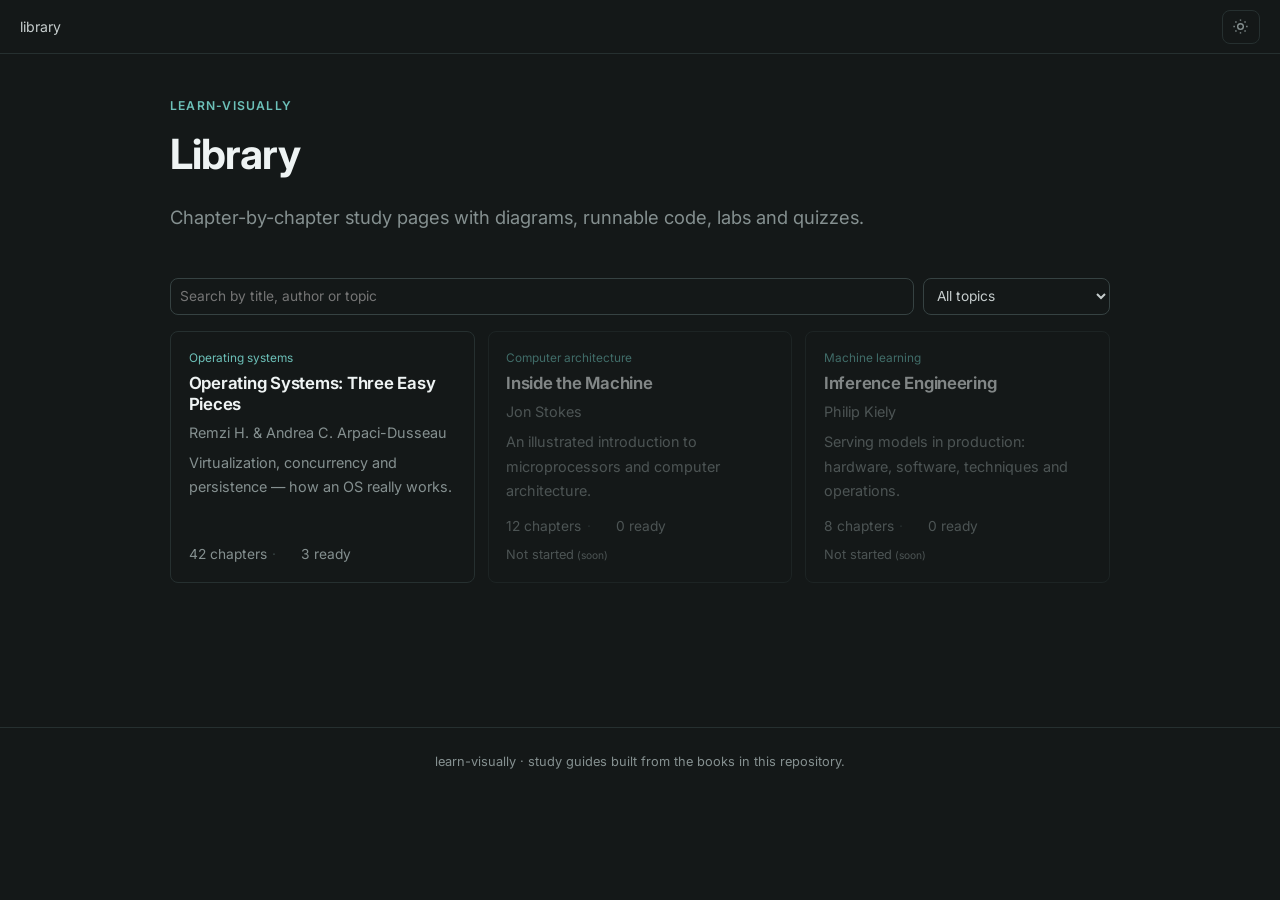
<file: docs/index.html>
<!doctype html>
<html lang="en" data-theme="dark">
<head>
<meta charset="utf-8">
<meta name="viewport" content="width=device-width, initial-scale=1">
<title>Library — learn-visually</title>
<meta name="description" content="Visual, chapter-by-chapter study guides for technical books.">
<link rel="preconnect" href="https://fonts.googleapis.com">
<link rel="preconnect" href="https://fonts.gstatic.com" crossorigin>
<link href="https://fonts.googleapis.com/css2?family=Inter:wght@400;500;600;700&family=JetBrains+Mono:wght@400;600&display=swap" rel="stylesheet">
<style>/* ==========================================================================
   learn-visually — shared design system v3 "calm"
   Minimal, low-distraction layout: one accent, quiet surfaces, no decoration.
   Book themes set the color tokens in their theme.css.
   ========================================================================== */

*, *::before, *::after { box-sizing: border-box; }
html { -webkit-text-size-adjust: 100%; scroll-behavior: smooth; scroll-padding-top: 72px; }
body {
  margin: 0;
  background: var(--bg);
  color: var(--text);
  font-family: var(--font-body);
  font-size: 17px;
  line-height: 1.7;
  overflow-x: hidden;
  -webkit-font-smoothing: antialiased;
}
img, svg, canvas { max-width: 100%; }
pre { overflow-x: auto; max-width: 100%; }
a { color: var(--accent); text-underline-offset: 3px; text-decoration-thickness: 1px; }
a:hover { color: var(--text-strong); }
:focus-visible { outline: 2px solid var(--accent); outline-offset: 2px; border-radius: 4px; }
h1, h2, h3, h4 { font-family: var(--font-head); line-height: 1.25; color: var(--text-strong); margin: 1.8em 0 .5em; letter-spacing: -.015em; font-weight: 650; }
h1 { font-size: clamp(2rem, 5vw, 2.6rem); font-weight: 700; letter-spacing: -.025em; margin-top: .3em; }
h2 { font-size: 1.55rem; }
h3 { font-size: 1.25rem; }
h4 { font-size: 1.02rem; }
p { margin: .8em 0; }
code, kbd, pre, .mono { font-family: var(--font-mono); }
:not(pre) > code { font-size: .86em; padding: .1em .35em; border-radius: 4px; background: var(--soft); color: var(--text-strong); overflow-wrap: anywhere; }
kbd { font-size: .82em; padding: .1em .4em; border: 1px solid var(--line); border-radius: 4px; }
hr { border: 0; border-top: 1px solid var(--line); margin: 2.5rem 0; }
.sr-only { position: absolute; width: 1px; height: 1px; padding: 0; margin: -1px; overflow: hidden; clip: rect(0 0 0 0); white-space: nowrap; border: 0; }
.skip-link { position: absolute; left: -999px; top: 8px; z-index: 100; background: var(--accent); color: var(--bg); padding: .5rem 1rem; border-radius: 6px; }
.skip-link:focus { left: 8px; }

/* ---------- top bar ---------- */
.topbar {
  position: sticky; top: 0; z-index: 50;
  display: flex; align-items: center; gap: .75rem;
  padding: .6rem 20px;
  background: var(--bg);
  border-bottom: 1px solid var(--line);
  font-size: .88rem;
}
.topbar .crumbs { display: flex; gap: .45rem; align-items: center; min-width: 0; flex: 1; }
.topbar .crumbs a { color: var(--muted); text-decoration: none; white-space: nowrap; }
.topbar .crumbs a:hover { color: var(--text-strong); }
.topbar .crumbs .sep { color: var(--line-strong); }
.topbar .crumbs .here { color: var(--text); white-space: nowrap; overflow: hidden; text-overflow: ellipsis; }
.progress { position: absolute; left: 0; bottom: -1px; height: 2px; width: 0; background: var(--accent); }
.icon-btn {
  display: inline-flex; align-items: center; justify-content: center; gap: .35rem;
  min-width: 36px; height: 34px; padding: 0 .6rem;
  border: 1px solid var(--line); border-radius: var(--r);
  background: transparent; color: var(--muted); cursor: pointer; font: inherit; font-size: .82rem;
}
.icon-btn:hover { color: var(--text-strong); border-color: var(--line-strong); }
.icon-btn svg { width: 17px; height: 17px; }
.toc-toggle { display: none; }

/* ---------- layout ---------- */
.layout { display: grid; grid-template-columns: 230px minmax(0, 1fr); gap: 3.5rem; max-width: 1120px; margin: 0 auto; padding: 0 20px; }
.toc { position: sticky; top: 70px; align-self: start; max-height: calc(100vh - 90px); overflow: auto; padding: 2rem 0; font-size: .85rem; scrollbar-width: thin; }
.toc h2 { font-family: var(--font-body); font-size: .72rem; font-weight: 600; text-transform: uppercase; letter-spacing: .1em; color: var(--muted); margin: 0 0 .8rem; }
.toc ol { list-style: none; margin: 0; padding: 0; }
.toc a { display: block; padding: .25rem 0 .25rem .8rem; border-left: 1px solid var(--line); color: var(--muted); text-decoration: none; line-height: 1.4; }
.toc a:hover { color: var(--text-strong); }
.toc a.active { color: var(--accent); border-left-color: var(--accent); }
.toc ol ol a { padding-left: 1.5rem; font-size: .82rem; }
main { min-width: 0; max-width: 720px; padding-bottom: 4rem; }

@media (max-width: 1023px) {
  .layout { grid-template-columns: minmax(0, 1fr); gap: 0; }
  main { margin: 0 auto; width: 100%; }
  .toc-toggle { display: inline-flex; }
  .toc { position: fixed; top: 0; left: 0; bottom: 0; z-index: 60; width: min(300px, 85vw); max-height: none; background: var(--bg); border-right: 1px solid var(--line); padding: 1.4rem 1.2rem; transform: translateX(-105%); transition: transform .2s ease; }
  .toc.open { transform: none; }
  .toc-scrim { position: fixed; inset: 0; z-index: 55; background: rgba(0, 0, 0, .4); display: none; }
  .toc-scrim.open { display: block; }
}
@media (max-width: 520px) {
  body { font-size: 16px; }
  .topbar .crumbs .optional { display: none; }
}

/* ---------- hero ---------- */
.hero { padding: 2.6rem 0 .5rem; }
.hero .kicker { font-size: .76rem; font-weight: 600; letter-spacing: .1em; text-transform: uppercase; color: var(--accent); }
.hero .hook { font-size: 1.15rem; color: var(--muted); }
.hero-art { margin: 1.8rem 0 .5rem; }
.hero-art svg { display: block; width: 100%; height: auto; }
.meta { display: flex; flex-wrap: wrap; gap: .4rem 1.2rem; margin: 1rem 0 .4rem; font-size: .86rem; color: var(--muted); }
.chip { display: inline-flex; align-items: center; gap: .35rem; }
.chip + .chip::before { content: "·"; margin-right: 1.2rem; margin-left: -.85rem; color: var(--line-strong); }
.chip.level { color: var(--accent); }
.prereqs { font-size: .92rem; color: var(--muted); }

/* ---------- sections ---------- */
section.block { margin-top: 4rem; }
section.block > h2 { padding-top: 1.6rem; border-top: 1px solid var(--line); }
.concept { margin: 2.8rem 0 3.4rem; }
.concept > h3 { font-size: 1.4rem; margin-top: 0; }
.concept > h3 .tag { display: block; font-size: .72rem; font-weight: 600; letter-spacing: .1em; text-transform: uppercase; color: var(--muted); margin-bottom: .4rem; font-family: var(--font-body); }
.lead { font-size: 1.1rem; color: var(--muted); }

.box { margin: 1.4rem 0; padding: 1rem 1.2rem; background: var(--soft); border-radius: var(--r); }
.box > :first-child { margin-top: 0; }
.box > :last-child { margin-bottom: 0; }
.box-label { font-size: .74rem; font-weight: 600; letter-spacing: .08em; text-transform: uppercase; color: var(--muted); margin: 0 0 .4rem; }
.definition, .analogy, .gotcha, .crux { border-left: 3px solid var(--line-strong); border-radius: 0 var(--r) var(--r) 0; }
.definition { border-left-color: var(--accent); }
.definition .box-label { color: var(--accent); }
.analogy .breaks { margin-top: .7rem; padding-top: .7rem; border-top: 1px solid var(--line); font-size: .95rem; color: var(--muted); }
.gotcha { border-left-color: var(--c-rose); }
.gotcha .box-label { color: var(--c-rose); }
.crux { border-left-color: var(--c-amber); }
.note { font-size: .94rem; color: var(--muted); background: transparent; border: 1px solid var(--line); }
.why-grid { display: grid; grid-template-columns: repeat(auto-fit, minmax(220px, 1fr)); gap: .8rem; margin: 1.2rem 0; }
.why-grid .box { margin: 0; }
.why-grid h4 { margin: 0 0 .3rem; font-size: 1rem; }
.why-grid p { margin: 0; font-size: .93rem; color: var(--muted); }

.wr-grid { display: grid; grid-template-columns: repeat(auto-fit, minmax(240px, 1fr)); gap: .8rem; margin-top: .6rem; }
.wr-grid > div { min-width: 0; }
.wr-grid .label { font-size: .78rem; font-weight: 600; margin-bottom: .3rem; }
.wr-grid .wrong .label { color: var(--c-rose); }
.wr-grid .right .label { color: var(--c-green); }
.wr-grid p { margin: .2rem 0; font-size: .95rem; }
.wr-grid .code { margin: 0; }

details { margin: 1rem 0; border: 1px solid var(--line); border-radius: var(--r); }
details > summary { cursor: pointer; padding: .7rem 1rem; font-weight: 600; list-style: none; display: flex; gap: .6rem; align-items: center; color: var(--text-strong); }
details > summary::-webkit-details-marker { display: none; }
details > summary::before { content: "›"; color: var(--muted); font-size: 1.2em; line-height: 1; transition: transform .15s; }
details[open] > summary::before { transform: rotate(90deg); }
details > .details-body { padding: 0 1.1rem 1rem; }
details > summary .chip { margin-left: auto; font-size: .78rem; font-weight: 400; color: var(--muted); }

/* ---------- figures ---------- */
figure.viz { margin: 1.8rem 0; padding: 0; }
figure.viz svg { display: block; width: 100%; height: auto; }
figure.viz figcaption { font-size: .86rem; color: var(--muted); margin-top: .6rem; }
figure.viz figcaption strong { color: var(--text); font-weight: 600; }
.scroll-x { overflow-x: auto; -webkit-overflow-scrolling: touch; }
.legend { display: flex; flex-wrap: wrap; gap: 1rem; font-size: .82rem; color: var(--muted); margin-top: .5rem; }
.legend span::before { content: ""; display: inline-block; width: .75em; height: .75em; border-radius: 2px; margin-right: .4em; vertical-align: -.03em; background: var(--sw, var(--accent)); }

/* SVG semantic classes */
.s-text { fill: var(--text); font-family: var(--font-body); font-size: 13px; }
.s-text-soft { fill: var(--muted); font-family: var(--font-body); font-size: 11.5px; }
.s-head { fill: var(--text-strong); font-family: var(--font-body); font-size: 14px; font-weight: 600; }
.s-line { stroke: var(--line-strong); stroke-width: 1.2; fill: none; }
.s-arrow { stroke: var(--muted); stroke-width: 1.4; fill: none; }
.s-box { fill: var(--soft); stroke: var(--line-strong); stroke-width: 1; }
.s-user { fill: var(--c-green-soft); stroke: var(--c-green); stroke-width: 1.2; }
.s-kernel { fill: var(--c-amber-soft); stroke: var(--c-amber); stroke-width: 1.2; }
.s-hw { fill: var(--c-cyan-soft); stroke: var(--c-cyan); stroke-width: 1.2; }
.s-danger { fill: var(--c-rose-soft); stroke: var(--c-rose); stroke-width: 1.2; }
.s-violet { fill: var(--c-violet-soft); stroke: var(--c-violet); stroke-width: 1.2; }
.f-user { fill: var(--c-green); } .f-kernel { fill: var(--c-amber); } .f-hw { fill: var(--c-cyan); } .f-danger { fill: var(--c-rose); } .f-violet { fill: var(--c-violet); } .f-muted { fill: var(--muted); }
.t-user { stroke: var(--c-green); } .t-kernel { stroke: var(--c-amber); } .t-hw { stroke: var(--c-cyan); } .t-danger { stroke: var(--c-rose); } .t-violet { stroke: var(--c-violet); }
svg a:hover rect, svg a:focus rect { stroke: var(--accent); stroke-width: 2; }

/* ---------- code ---------- */
.code { position: relative; margin: 1.2rem 0; border-radius: var(--r); background: var(--code-bg); overflow: hidden; }
.code-head { display: flex; align-items: center; gap: .6rem; padding: .45rem .7rem .45rem 1rem; border-bottom: 1px solid var(--code-line); font-family: var(--font-mono); font-size: .74rem; color: var(--code-muted); }
.code-head .dots { display: none; }
.code-head .fname { color: var(--code-fg); flex: 1; min-width: 0; overflow: hidden; text-overflow: ellipsis; white-space: nowrap; opacity: .85; }
.code-head .badge { color: var(--code-muted); white-space: nowrap; font-size: .7rem; }
.code-head .badge::before { content: "· "; }
.copy-btn { font: inherit; font-size: .7rem; padding: .2rem .55rem; border-radius: 4px; border: 1px solid var(--code-line); background: transparent; color: var(--code-muted); cursor: pointer; }
.copy-btn:hover { color: var(--code-fg); }
.code-body { position: relative; display: grid; grid-template-columns: auto minmax(0, 1fr); }
.code-body .gutter { padding: .85rem .6rem .85rem .9rem; text-align: right; color: var(--code-gutter); font-family: var(--font-mono); font-size: .8rem; line-height: 1.6; user-select: none; white-space: pre; }
.code-body .gutter span { display: block; }
.code-body .gutter span.hl { color: var(--code-fg); }
.code pre { margin: 0; padding: .85rem 1rem; overflow-x: auto; font-size: .82rem; line-height: 1.6; color: var(--code-fg); background: transparent; tab-size: 4; }
.code pre code { font-family: var(--font-mono); background: none; padding: 0; color: inherit; white-space: pre; }
.code .line-hl { position: absolute; left: 0; right: 0; background: rgba(108, 192, 184, .12); border-left: 2px solid var(--code-accent); pointer-events: none; }
.code.no-gutter .code-body { grid-template-columns: minmax(0, 1fr); }
pre.term, .code.term pre { color: var(--code-fg); }
.term .prompt { color: var(--code-accent); user-select: none; }
.term .cmt { color: var(--code-muted); font-style: italic; }
.term .bad { color: #e38c8c; }
.term .ok { color: #7fcf9f; }

.annot { list-style: none; padding: 0; margin: .3rem 0 1.4rem; font-size: .93rem; }
.annot li { display: grid; grid-template-columns: 4.4rem minmax(0, 1fr); gap: .6rem; padding: .35rem .5rem; border-radius: 4px; cursor: default; }
.annot li:hover, .annot li:focus-within, .annot li.on { background: var(--soft); }
.annot .ln { font-family: var(--font-mono); font-size: .75rem; color: var(--muted); padding-top: .2em; white-space: nowrap; }

/* Prism tokens (code is always on a dark surface) */
.token.comment, .token.prolog, .token.doctype, .token.cdata { color: #6c7878; font-style: italic; }
.token.punctuation { color: #9aa6a6; }
.token.property, .token.tag, .token.constant, .token.symbol, .token.deleted, .token.number, .token.boolean { color: #e3b17d; }
.token.selector, .token.attr-name, .token.string, .token.char, .token.builtin, .token.inserted { color: #c9d48f; }
.token.operator, .token.entity, .token.url { color: #a9c4c4; }
.token.atrule, .token.attr-value, .token.keyword { color: #7fc8c2; }
.token.function, .token.class-name { color: #d6dede; }
.token.regex, .token.important, .token.variable, .token.macro, .token.directive { color: #b3a3e0; }

/* ---------- tables ---------- */
.table-wrap { overflow-x: auto; margin: 1.3rem 0; }
table { border-collapse: collapse; width: 100%; font-size: .9rem; min-width: 520px; }
th, td { text-align: left; padding: .6rem .7rem; border-bottom: 1px solid var(--line); vertical-align: top; }
th { font-size: .74rem; font-weight: 600; letter-spacing: .06em; text-transform: uppercase; color: var(--muted); }
td.yes { color: var(--c-green); } td.no { color: var(--c-rose); }

/* ---------- labs & controls ---------- */
.lab { margin: 1.8rem 0; padding: 1.2rem 1.3rem; border: 1px solid var(--line); border-radius: var(--r); }
.lab > h3, .lab > h4 { margin-top: 0; display: flex; align-items: baseline; gap: .6rem; flex-wrap: wrap; }
.lab .lab-tag { font-size: .7rem; font-weight: 600; letter-spacing: .1em; color: var(--accent); }
.controls { display: flex; flex-wrap: wrap; gap: .5rem; align-items: center; margin: .8rem 0; }
.btn { font: inherit; font-size: .84rem; display: inline-flex; align-items: center; gap: .35rem; padding: .4rem .85rem; border-radius: var(--r); border: 1px solid var(--line-strong); background: transparent; color: var(--text); cursor: pointer; min-height: 34px; }
.btn:hover:not(:disabled) { border-color: var(--accent); color: var(--text-strong); }
.btn.primary { background: var(--accent); border-color: var(--accent); color: var(--bg); font-weight: 600; }
.btn.primary:hover:not(:disabled) { color: var(--bg); opacity: .9; }
.btn:disabled { opacity: .4; cursor: not-allowed; }
.btn[aria-pressed="true"] { border-color: var(--accent); color: var(--accent); }
.field { display: inline-flex; flex-direction: column; gap: .2rem; font-size: .8rem; color: var(--muted); min-width: 150px; flex: 1 1 160px; }
.field output { color: var(--text-strong); font-weight: 600; }
input[type=range] { width: 100%; accent-color: var(--accent); }
select, input[type=number], input[type=text], input[type=search] { font: inherit; font-size: .86rem; padding: .35rem .55rem; border-radius: var(--r); border: 1px solid var(--line-strong); background: var(--bg); color: var(--text); min-height: 34px; }
.readout { display: grid; grid-template-columns: repeat(auto-fit, minmax(130px, 1fr)); gap: .5rem; margin: .8rem 0; }
.readout > div { padding: .45rem .7rem; border-radius: var(--r); background: var(--soft); }
.readout .k { font-size: .7rem; text-transform: uppercase; letter-spacing: .06em; color: var(--muted); }
.readout .v { font-family: var(--font-mono); font-size: 1.15rem; color: var(--text-strong); }
.status-line { font-size: .9rem; padding: .55rem .75rem; border-radius: var(--r); background: var(--soft); min-height: 2.6em; color: var(--text); }
.screen { font-family: var(--font-mono); font-size: .8rem; background: var(--code-bg); color: var(--code-fg); border-radius: var(--r); padding: .7rem .8rem; min-height: 6em; max-height: 13em; overflow: auto; white-space: pre-wrap; word-break: break-word; }

.order-list { list-style: none; padding: 0; margin: .8rem 0; display: grid; gap: .4rem; counter-reset: ord; }
.order-list li { counter-increment: ord; display: grid; grid-template-columns: 1.8rem minmax(0, 1fr) auto; align-items: center; gap: .5rem; border: 1px solid var(--line); border-radius: var(--r); padding: .45rem .6rem; background: var(--bg); cursor: grab; font-size: .93rem; }
.order-list li::before { content: counter(ord); font-family: var(--font-mono); font-size: .8rem; color: var(--muted); text-align: center; }
.order-list li.dragging { opacity: .5; }
.order-list li.correct { border-color: var(--c-green); }
.order-list li.wrong { border-color: var(--c-rose); }
.order-list .mv { display: inline-flex; gap: .25rem; }
.order-list .mv button { width: 30px; height: 30px; min-height: 0; padding: 0; justify-content: center; }

/* ---------- takeaways, exercises, quiz ---------- */
.takeaways { padding-left: 1.2rem; }
.takeaways li { margin: .45rem 0; padding-left: .3rem; }
.takeaways li::marker { color: var(--accent); }
.exercise { margin: 1.4rem 0; padding-bottom: 1.2rem; border-bottom: 1px solid var(--line); }
.exercise h4 { margin: 0 0 .4rem; display: flex; gap: .6rem; align-items: baseline; flex-wrap: wrap; }
.diff { font-size: .72rem; font-weight: 600; letter-spacing: .06em; text-transform: uppercase; }
.diff.easy { color: var(--c-green); } .diff.medium { color: var(--c-amber); } .diff.hard { color: var(--c-rose); }
.exercise details { margin: .6rem 0 0; }

.quiz { counter-reset: q; }
.q { margin: 1.6rem 0; counter-increment: q; }
.q fieldset { border: 0; padding: 0; margin: 0; min-width: 0; }
.q legend { font-weight: 600; color: var(--text-strong); padding: 0; margin-bottom: .6rem; float: left; width: 100%; }
.q legend::before { content: counter(q) ". "; color: var(--muted); font-weight: 400; }
.q .opts { clear: both; display: grid; gap: .4rem; }
.q label { display: flex; gap: .6rem; align-items: flex-start; padding: .5rem .75rem; border: 1px solid var(--line); border-radius: var(--r); cursor: pointer; min-width: 0; overflow-wrap: anywhere; }
.q label:hover { border-color: var(--line-strong); }
.q input { margin-top: .4em; accent-color: var(--accent); }
.q label.correct { border-color: var(--c-green); color: var(--text-strong); }
.q label.incorrect { border-color: var(--c-rose); }
.q .fb { margin-top: .5rem; font-size: .93rem; display: none; color: var(--muted); }
.q .fb.show { display: block; }
.q .fb .verdict { color: var(--text-strong); }
.q .fb.good .verdict { color: var(--c-green); }
.q .fb.bad .verdict { color: var(--c-rose); }
.q pre { margin: .3rem 0 .6rem; }
.score { font-size: .95rem; padding: .6rem .8rem; border-radius: var(--r); background: var(--soft); }

/* ---------- cheat sheet ---------- */
.cheatsheet { font-size: .9rem; }
.cheatsheet h3 { margin: 0 0 .8rem; display: flex; justify-content: space-between; align-items: center; gap: .5rem; flex-wrap: wrap; }
.cheat-grid { display: grid; grid-template-columns: repeat(auto-fit, minmax(240px, 1fr)); gap: 1.2rem 2rem; }
.cheat-grid > div { min-width: 0; }
.cheat-grid h4 { margin: 0 0 .4rem; font-size: .74rem; text-transform: uppercase; letter-spacing: .08em; color: var(--accent); }
.cheat-grid ul { margin: 0; padding-left: 1.1rem; }
.cheat-grid li { margin: .15rem 0; }

/* ---------- glossary + tooltips ---------- */
.glossary { margin: 0; display: grid; grid-template-columns: minmax(140px, max-content) minmax(0, 1fr); gap: .5rem 1.4rem; }
.glossary .g-item { display: contents; }
.glossary dt { font-weight: 600; color: var(--text-strong); font-size: .93rem; }
.glossary dd { margin: 0; color: var(--muted); font-size: .93rem; }
@media (max-width: 560px) { .glossary { grid-template-columns: 1fr; gap: .1rem; } .glossary dd { margin-bottom: .7rem; } }
.gl { color: inherit; text-decoration: underline dotted var(--muted); text-underline-offset: 3px; cursor: help; }
.gl:hover { color: var(--accent); }
.tip { position: absolute; z-index: 80; max-width: min(320px, calc(100vw - 32px)); padding: .6rem .8rem; border-radius: var(--r); background: var(--tip-bg); color: var(--tip-fg); border: 1px solid var(--line-strong); font-size: .86rem; line-height: 1.5; box-shadow: 0 8px 24px rgba(0, 0, 0, .25); pointer-events: none; }
.tip b { display: block; font-size: .8rem; margin-bottom: .15rem; color: var(--accent); }

/* ---------- connections + nav ---------- */
.conn-grid { display: grid; grid-template-columns: repeat(auto-fit, minmax(210px, 1fr)); gap: 1.4rem; }
.conn-grid .box { background: transparent; padding: 0; }
.conn-grid .box h4 { margin: 0 0 .4rem; font-size: .74rem; text-transform: uppercase; letter-spacing: .08em; color: var(--muted); }
.conn-grid ul { margin: 0; padding-left: 1.1rem; font-size: .93rem; }
.soon { color: var(--muted); }
.soon::after { content: " (soon)"; font-size: .8em; }
.pager { display: flex; justify-content: space-between; gap: 1rem; margin-top: 3rem; padding-top: 1.2rem; border-top: 1px solid var(--line); }
.pager a, .pager span.disabled { text-decoration: none; color: var(--accent); }
.pager small { display: block; font-size: .74rem; color: var(--muted); }
.pager .next { text-align: right; margin-left: auto; }
.pager span.disabled { color: var(--muted); }
.pager-links { display: flex; justify-content: center; gap: 1.4rem; flex-wrap: wrap; margin-top: 1.4rem; font-size: .85rem; }
footer.site { border-top: 1px solid var(--line); margin-top: 3rem; padding: 1.4rem 20px; text-align: center; font-size: .8rem; color: var(--muted); }

/* ---------- index pages ---------- */
.cards { display: grid; grid-template-columns: repeat(auto-fill, minmax(250px, 1fr)); gap: .8rem; margin: 1rem 0 2rem; }
.card { display: flex; flex-direction: column; gap: .35rem; border: 1px solid var(--line); border-radius: var(--r); padding: 1rem 1.1rem; text-decoration: none; color: var(--text); }
a.card:hover { border-color: var(--accent); color: var(--text); }
.card .num { font-size: .74rem; color: var(--muted); }
.card h3 { margin: 0; font-size: 1.05rem; }
.card p { margin: 0; font-size: .9rem; color: var(--muted); }
.card .meta { margin: auto 0 0; padding-top: .4rem; }
.card.locked { opacity: .5; }
.part-head { margin-top: 2.4rem; display: flex; align-items: baseline; gap: .8rem; flex-wrap: wrap; }
.part-head small { color: var(--muted); font-size: .82rem; }

@media (prefers-reduced-motion: reduce) {
  html { scroll-behavior: auto; }
  *, *::before, *::after { animation-duration: .001ms !important; animation-iteration-count: 1 !important; transition-duration: .001ms !important; }
}

/* ---------- print ---------- */
@media print {
  :root { --bg: #fff; --soft: #f4f4f4; --text: #111; --text-strong: #000; --muted: #555; --line: #ddd; }
  body { font-size: 11pt; background: #fff; }
  .topbar, .toc, .toc-scrim, .pager, .pager-links, .controls, .copy-btn, .btn, .icon-btn, .skip-link, .no-print, footer.site { display: none !important; }
  .layout { display: block; padding: 0; }
  main { max-width: none; }
  .q .fb { display: block !important; }
  .lab, .box, figure.viz, .code, .q, .exercise { break-inside: avoid; }
  a { color: inherit; text-decoration: none; }
  .code { background: #f6f6f6; }
  .code pre, .code-head .fname { color: #111; white-space: pre-wrap; }
  body.print-cheatsheet main > *:not(#cheatsheet) { display: none !important; }
}

/* ==========================================================================
   OSTEP theme — "Calm": graphite, soft gray text, one muted teal accent.
   Dark is the default (set via data-theme on <html>); light is available.
   Diagram semantic colors (same in every chapter, deliberately muted):
     green = user programs · amber = OS/kernel · cyan = hardware
     violet = stored data · rose = bugs & hazards
   ========================================================================== */
:root {
  --font-head: "Inter", system-ui, -apple-system, "Segoe UI", sans-serif;
  --font-body: "Inter", system-ui, -apple-system, "Segoe UI", sans-serif;
  --font-mono: "JetBrains Mono", ui-monospace, SFMono-Regular, Menlo, Consolas, monospace;
  --r: 8px;

  /* light */
  --bg: #f4f5f5;
  --soft: #eaeded;
  --line: #dde1e1;
  --line-strong: #c3c9c9;
  --text: #2c3333;
  --text-strong: #111717;
  --muted: #667070;
  --accent: #2a7f7a;
  --tip-bg: #ffffff; --tip-fg: #2c3333;
  --c-green: #3d8a5f;  --c-green-soft: rgba(61, 138, 95, .10);
  --c-amber: #a7742a;  --c-amber-soft: rgba(167, 116, 42, .10);
  --c-cyan: #3b7f9c;   --c-cyan-soft: rgba(59, 127, 156, .10);
  --c-violet: #7466a8; --c-violet-soft: rgba(116, 102, 168, .10);
  --c-rose: #b04646;   --c-rose-soft: rgba(176, 70, 70, .08);

  /* code is always on a dark surface */
  --code-bg: #1d2222; --code-fg: #d6dede; --code-muted: #7d8a8a; --code-gutter: #4f5a5a; --code-line: #2b3333; --code-accent: #7fc8c2;
  color-scheme: light;
}
:root[data-theme="dark"] {
  --bg: #141818;
  --soft: #1b2121;
  --line: #263030;
  --line-strong: #364242;
  --text: #c6cdcd;
  --text-strong: #eef3f3;
  --muted: #859090;
  --accent: #6cc0b8;
  --tip-bg: #1f2626; --tip-fg: #d6dede;
  --c-green: #7fcf9f;  --c-green-soft: rgba(127, 207, 159, .08);
  --c-amber: #d9b27a;  --c-amber-soft: rgba(217, 178, 122, .08);
  --c-cyan: #7fb8d6;   --c-cyan-soft: rgba(127, 184, 214, .08);
  --c-violet: #b3a3e0; --c-violet-soft: rgba(179, 163, 224, .08);
  --c-rose: #e38c8c;   --c-rose-soft: rgba(227, 140, 140, .08);
  --code-bg: #0f1313; --code-line: #212929;
  color-scheme: dark;
}

main.wide { max-width: 980px; margin: 0 auto; padding: 0 20px 4rem; }
.search { display: flex; flex-wrap: wrap; gap: .6rem; margin: 1.4rem 0 .4rem; }
.search input { flex: 1 1 240px; }
.tagchip { font-size: .74rem; color: var(--accent); }
.empty { color: var(--muted); display: none; }
</style>
</head>
<body>
<a class="skip-link" href="#main">Skip to content</a>
<header class="topbar">
  <nav class="crumbs" aria-label="Breadcrumb"><span class="here">library</span></nav>
  <button class="icon-btn" type="button" data-theme-toggle aria-label="Toggle theme"></button>
  <div class="progress" aria-hidden="true"></div>
</header>
<main id="main" class="wide">

<header class="hero">
  <div class="kicker">learn-visually</div>
  <h1>Library</h1>
  <p class="hook">Chapter-by-chapter study pages with diagrams, runnable code, labs and quizzes.</p>
</header>
<div class="search" role="search">
  <input type="search" id="q" placeholder="Search by title, author or topic" aria-label="Search books">
  <select id="topic" aria-label="Filter by topic"><option value="">All topics</option><option value="Computer architecture">Computer architecture</option><option value="Machine learning">Machine learning</option><option value="Operating systems">Operating systems</option></select>
</div>
<div class="cards"><a class="card book" data-topic="Operating systems" data-text="operating systems: three easy pieces remzi h. &amp; andrea c. arpaci-dusseau operating systems" href="ostep/index.html"><span class="tagchip">Operating systems</span><h3>Operating Systems: Three Easy Pieces</h3><p>Remzi H. &amp; Andrea C. Arpaci-Dusseau</p><p>Virtualization, concurrency and persistence — how an OS really works.</p><div class="meta"><span class="chip">42 chapters</span><span class="chip">3 ready</span></div></a><div class="card book locked" data-topic="Computer architecture" data-text="inside the machine jon stokes computer architecture"><span class="tagchip">Computer architecture</span><h3>Inside the Machine</h3><p>Jon Stokes</p><p>An illustrated introduction to microprocessors and computer architecture.</p><div class="meta"><span class="chip">12 chapters</span><span class="chip">0 ready</span></div><span class="soon" style="font-size:.8rem">Not started</span></div><div class="card book locked" data-topic="Machine learning" data-text="inference engineering philip kiely machine learning"><span class="tagchip">Machine learning</span><h3>Inference Engineering</h3><p>Philip Kiely</p><p>Serving models in production: hardware, software, techniques and operations.</p><div class="meta"><span class="chip">8 chapters</span><span class="chip">0 ready</span></div><span class="soon" style="font-size:.8rem">Not started</span></div></div>
<p class="empty">No books match.</p>
</main>
<footer class="site">learn-visually · study guides built from the books in this repository.</footer>
<script>/* learn-visually — shared page behaviour (same for every book). No storage is required. */
(function () {
  "use strict";
  var LV = (window.LV = window.LV || {});
  var root = document.documentElement;
  root.classList.add("js");
  LV.reducedMotion = window.matchMedia && window.matchMedia("(prefers-reduced-motion: reduce)").matches;

  /* ---------- theme toggle (storage optional) ---------- */
  function store(k, v) { try { if (v === undefined) return localStorage.getItem(k); localStorage.setItem(k, v); } catch (e) { return null; } }
  var saved = store("lv-theme");
  if (saved === "light" || saved === "dark") root.setAttribute("data-theme", saved);
  function isDark() {
    var t = root.getAttribute("data-theme");
    if (t) return t === "dark";
    return window.matchMedia && window.matchMedia("(prefers-color-scheme: dark)").matches;
  }
  function syncThemeBtn() {
    document.querySelectorAll("[data-theme-toggle]").forEach(function (b) {
      b.setAttribute("aria-label", isDark() ? "Switch to light theme" : "Switch to dark theme");
      b.setAttribute("title", isDark() ? "Light theme" : "Dark theme");
      b.innerHTML = isDark()
        ? '<svg viewBox="0 0 24 24" fill="none" stroke="currentColor" stroke-width="2" aria-hidden="true"><circle cx="12" cy="12" r="4"/><path d="M12 2v2M12 20v2M4.9 4.9l1.4 1.4M17.7 17.7l1.4 1.4M2 12h2M20 12h2M4.9 19.1l1.4-1.4M17.7 6.3l1.4-1.4"/></svg>'
        : '<svg viewBox="0 0 24 24" fill="none" stroke="currentColor" stroke-width="2" aria-hidden="true"><path d="M21 12.8A9 9 0 1 1 11.2 3a7 7 0 0 0 9.8 9.8z"/></svg>';
    });
  }
  document.addEventListener("click", function (e) {
    var b = e.target.closest("[data-theme-toggle]");
    if (!b) return;
    var next = isDark() ? "light" : "dark";
    root.setAttribute("data-theme", next);
    store("lv-theme", next);
    syncThemeBtn();
    document.dispatchEvent(new CustomEvent("lv:theme"));
  });
  syncThemeBtn();

  /* ---------- reading progress ---------- */
  var bar = document.querySelector(".progress");
  function onScroll() {
    if (!bar) return;
    var h = document.documentElement.scrollHeight - window.innerHeight;
    bar.style.width = (h > 0 ? Math.min(100, (window.scrollY / h) * 100) : 0) + "%";
  }
  window.addEventListener("scroll", onScroll, { passive: true });
  onScroll();

  /* ---------- TOC drawer + scrollspy ---------- */
  var toc = document.querySelector(".toc");
  var scrim = document.querySelector(".toc-scrim");
  var tocBtn = document.querySelector(".toc-toggle");
  function setToc(open) {
    if (!toc) return;
    toc.classList.toggle("open", open);
    if (scrim) scrim.classList.toggle("open", open);
    if (tocBtn) tocBtn.setAttribute("aria-expanded", String(open));
  }
  if (tocBtn) tocBtn.addEventListener("click", function () { setToc(!toc.classList.contains("open")); });
  if (scrim) scrim.addEventListener("click", function () { setToc(false); });
  if (toc) toc.addEventListener("click", function (e) { if (e.target.closest("a")) setToc(false); });
  document.addEventListener("keydown", function (e) { if (e.key === "Escape") setToc(false); });

  if (toc && "IntersectionObserver" in window) {
    var links = Array.prototype.slice.call(toc.querySelectorAll("a[href^='#']"));
    var map = {};
    links.forEach(function (a) { map[a.getAttribute("href").slice(1)] = a; });
    var visible = {};
    var io = new IntersectionObserver(function (entries) {
      entries.forEach(function (en) { visible[en.target.id] = en.isIntersecting; });
      var current = null;
      for (var i = 0; i < links.length; i++) {
        var id = links[i].getAttribute("href").slice(1);
        if (visible[id]) { current = id; break; }
      }
      if (current) {
        links.forEach(function (a) { a.classList.remove("active"); a.removeAttribute("aria-current"); });
        map[current].classList.add("active");
        map[current].setAttribute("aria-current", "true");
      }
    }, { rootMargin: "-70px 0px -55% 0px" });
    Object.keys(map).forEach(function (id) { var el = document.getElementById(id); if (el) io.observe(el); });
  }

  /* ---------- code blocks: gutter, copy, annotation highlight ---------- */
  function copyText(text, btn) {
    function done(ok) { var o = btn.textContent; btn.textContent = ok ? "copied ✓" : "press Ctrl+C"; setTimeout(function () { btn.textContent = o; }, 1400); }
    if (navigator.clipboard && window.isSecureContext) {
      navigator.clipboard.writeText(text).then(function () { done(true); }, function () { fallback(); });
    } else fallback();
    function fallback() {
      var ta = document.createElement("textarea");
      ta.value = text; ta.setAttribute("readonly", ""); ta.style.position = "fixed"; ta.style.opacity = "0";
      document.body.appendChild(ta); ta.select();
      var ok = false; try { ok = document.execCommand("copy"); } catch (e) {}
      document.body.removeChild(ta); done(ok);
    }
  }
  document.querySelectorAll(".code").forEach(function (block) {
    var pre = block.querySelector("pre");
    var codeEl = pre && pre.querySelector("code");
    if (!pre || !codeEl) return;
    // strip a single leading newline left by the HTML source
    if (codeEl.firstChild && codeEl.firstChild.nodeType === 3) codeEl.firstChild.nodeValue = codeEl.firstChild.nodeValue.replace(/^\n/, "");
    var raw = codeEl.textContent.replace(/\n$/, "");
    var head = block.querySelector(".code-head");
    if (head && !head.querySelector(".copy-btn")) {
      var btn = document.createElement("button");
      btn.className = "copy-btn"; btn.type = "button"; btn.textContent = "copy";
      btn.setAttribute("aria-label", "Copy code to clipboard");
      btn.addEventListener("click", function () {
        var t = raw;
        if (block.classList.contains("term")) t = raw.split("\n").filter(function (l) { return /^\s*(\$|prompt>)\s/.test(l); }).map(function (l) { return l.replace(/^\s*(\$|prompt>)\s/, ""); }).join("\n") || raw;
        copyText(t, btn);
      });
      head.appendChild(btn);
    }
    var body = block.querySelector(".code-body");
    if (body && !block.classList.contains("no-gutter")) {
      var n = raw.split("\n").length;
      var g = document.createElement("div");
      g.className = "gutter"; g.setAttribute("aria-hidden", "true");
      for (var i = 1; i <= n; i++) { var s = document.createElement("span"); s.textContent = i; g.appendChild(s); }
      body.insertBefore(g, body.firstChild);
    }
  });
  function parseLines(spec) {
    var out = [];
    String(spec || "").split(",").forEach(function (part) {
      var m = part.trim().match(/^(\d+)(?:-(\d+))?$/);
      if (!m) return;
      for (var i = +m[1]; i <= +(m[2] || m[1]); i++) out.push(i);
    });
    return out;
  }
  function highlight(block, lines) {
    block.querySelectorAll(".line-hl").forEach(function (x) { x.remove(); });
    block.querySelectorAll(".gutter span.hl").forEach(function (x) { x.classList.remove("hl"); });
    if (!lines.length) return;
    var pre = block.querySelector("pre");
    var body = block.querySelector(".code-body");
    var lh = parseFloat(getComputedStyle(pre).lineHeight);
    var top = pre.offsetTop + parseFloat(getComputedStyle(pre).paddingTop);
    var spans = block.querySelectorAll(".gutter span");
    lines.forEach(function (ln) {
      var d = document.createElement("div");
      d.className = "line-hl";
      d.style.top = top + (ln - 1) * lh + "px";
      d.style.height = lh + "px";
      body.appendChild(d);
      if (spans[ln - 1]) spans[ln - 1].classList.add("hl");
    });
  }
  document.querySelectorAll(".annot[data-for]").forEach(function (list) {
    var block = document.getElementById(list.getAttribute("data-for"));
    if (!block) return;
    list.querySelectorAll("li[data-lines]").forEach(function (li) {
      li.tabIndex = 0;
      var lines = parseLines(li.getAttribute("data-lines"));
      function on() { li.classList.add("on"); highlight(block, lines); }
      function off() { li.classList.remove("on"); highlight(block, []); }
      li.addEventListener("mouseenter", on); li.addEventListener("mouseleave", off);
      li.addEventListener("focus", on); li.addEventListener("blur", off);
    });
  });

  /* ---------- quiz ---------- */
  document.querySelectorAll(".quiz").forEach(function (quiz) {
    var qs = quiz.querySelectorAll(".q");
    var scoreEl = quiz.querySelector(".score");
    var answered = 0, right = 0;
    function updateScore() {
      if (!scoreEl) return;
      scoreEl.textContent = answered === qs.length
        ? "Score: " + right + " / " + qs.length + (right === qs.length ? " — perfect. You're ready for the next chapter." : right >= qs.length - 2 ? " — solid. Re-read the explanations for the ones you missed." : " — worth another pass through the concepts above.")
        : "Answered " + answered + " / " + qs.length + " · correct so far: " + right;
    }
    qs.forEach(function (q) {
      var ans = q.getAttribute("data-answer");
      var fb = q.querySelector(".fb");
      q.addEventListener("change", function (e) {
        if (q._done || !e.target.matches("input[type=radio]")) return;
        q._done = true; answered++;
        var ok = e.target.value === ans;
        if (ok) right++;
        q.querySelectorAll("input[type=radio]").forEach(function (inp) {
          var lab = inp.closest("label");
          if (inp.value === ans) lab.classList.add("correct");
          else if (inp === e.target) lab.classList.add("incorrect");
          inp.disabled = true;
        });
        if (fb) {
          fb.classList.add("show", ok ? "good" : "bad");
          fb.insertAdjacentHTML("afterbegin", '<strong class="verdict">' + (ok ? "Correct. " : "Not quite. ") + "</strong>");
        }
        updateScore();
      });
    });
    var reset = quiz.querySelector("[data-quiz-reset]");
    if (reset) reset.addEventListener("click", function () {
      answered = 0; right = 0;
      qs.forEach(function (q) {
        q._done = false;
        q.querySelectorAll("label").forEach(function (l) { l.classList.remove("correct", "incorrect"); });
        q.querySelectorAll("input").forEach(function (i) { i.disabled = false; i.checked = false; });
        var fb = q.querySelector(".fb");
        if (fb) { fb.classList.remove("show", "good", "bad"); var v = fb.querySelector(".verdict"); if (v) v.remove(); }
      });
      updateScore();
    });
    updateScore();
  });

  /* ---------- glossary tooltips ---------- */
  var gloss = {};
  document.querySelectorAll(".glossary dt[id]").forEach(function (dt) {
    var dd = dt.nextElementSibling;
    if (dd) gloss[dt.id] = { term: dt.textContent.trim(), def: dd.textContent.trim() };
  });
  var tip = null;
  function showTip(el) {
    var key = el.getAttribute("data-term");
    var g = gloss["g-" + key];
    if (!g) return;
    hideTip();
    tip = document.createElement("div");
    tip.className = "tip"; tip.id = "lv-tip"; tip.setAttribute("role", "tooltip");
    tip.innerHTML = "<b></b><span></span>";
    tip.firstChild.textContent = g.term; tip.lastChild.textContent = g.def;
    document.body.appendChild(tip);
    el.setAttribute("aria-describedby", "lv-tip");
    var r = el.getBoundingClientRect();
    var tw = tip.offsetWidth, th = tip.offsetHeight;
    var left = Math.max(16, Math.min(window.scrollX + r.left + r.width / 2 - tw / 2, window.scrollX + document.documentElement.clientWidth - tw - 16));
    var top = window.scrollY + r.top - th - 8;
    if (r.top - th - 8 < 60) top = window.scrollY + r.bottom + 8;
    tip.style.left = left + "px"; tip.style.top = top + "px";
  }
  function hideTip() { if (tip) { tip.remove(); tip = null; } document.querySelectorAll(".gl[aria-describedby]").forEach(function (x) { x.removeAttribute("aria-describedby"); }); }
  document.querySelectorAll(".gl[data-term]").forEach(function (el) {
    if (!el.hasAttribute("tabindex")) el.tabIndex = 0;
    if (!el.getAttribute("href")) el.setAttribute("href", "#g-" + el.getAttribute("data-term"));
    el.addEventListener("mouseenter", function () { showTip(el); });
    el.addEventListener("mouseleave", hideTip);
    el.addEventListener("focus", function () { showTip(el); });
    el.addEventListener("blur", hideTip);
  });
  document.addEventListener("keydown", function (e) { if (e.key === "Escape") hideTip(); });
  window.addEventListener("scroll", hideTip, { passive: true });

  /* ---------- drag-to-order exercises ---------- */
  document.querySelectorAll(".order-ex").forEach(function (ex) {
    var list = ex.querySelector(".order-list");
    var solution = (list.getAttribute("data-solution") || "").split(",");
    var status = ex.querySelector(".order-status");
    var dragged = null;
    function addMovers(li) {
      var mv = document.createElement("span");
      mv.className = "mv";
      mv.innerHTML = '<button type="button" class="btn" aria-label="Move up">↑</button><button type="button" class="btn" aria-label="Move down">↓</button>';
      mv.children[0].addEventListener("click", function () { if (li.previousElementSibling) list.insertBefore(li, li.previousElementSibling); clearMarks(); mv.children[0].focus(); });
      mv.children[1].addEventListener("click", function () { if (li.nextElementSibling) list.insertBefore(li.nextElementSibling, li); clearMarks(); mv.children[1].focus(); });
      li.appendChild(mv);
    }
    function clearMarks() { list.querySelectorAll("li").forEach(function (l) { l.classList.remove("correct", "wrong"); }); if (status) status.textContent = ""; }
    function shuffle() {
      var items = Array.prototype.slice.call(list.children);
      for (var tries = 0; tries < 20; tries++) {
        for (var i = items.length - 1; i > 0; i--) { var j = Math.floor(Math.random() * (i + 1)); var t = items[i]; items[i] = items[j]; items[j] = t; }
        if (items.map(function (x) { return x.getAttribute("data-key"); }).join(",") !== solution.join(",")) break;
      }
      items.forEach(function (x) { list.appendChild(x); });
      clearMarks();
    }
    list.querySelectorAll("li").forEach(function (li) {
      li.draggable = true;
      addMovers(li);
      li.addEventListener("dragstart", function (e) { dragged = li; li.classList.add("dragging"); try { e.dataTransfer.setData("text/plain", ""); } catch (x) {} });
      li.addEventListener("dragend", function () { li.classList.remove("dragging"); dragged = null; clearMarks(); });
      li.addEventListener("dragover", function (e) {
        e.preventDefault();
        if (!dragged || dragged === li) return;
        var r = li.getBoundingClientRect();
        list.insertBefore(dragged, e.clientY > r.top + r.height / 2 ? li.nextSibling : li);
      });
    });
    var check = ex.querySelector("[data-order-check]");
    var again = ex.querySelector("[data-order-shuffle]");
    if (check) check.addEventListener("click", function () {
      var items = list.querySelectorAll("li"), ok = 0;
      items.forEach(function (li, i) { var good = li.getAttribute("data-key") === solution[i]; li.classList.toggle("correct", good); li.classList.toggle("wrong", !good); if (good) ok++; });
      if (status) status.textContent = ok === items.length ? "All " + ok + " steps in the right order. ✓" : ok + " / " + items.length + " in the right position. Green = correct spot.";
    });
    if (again) again.addEventListener("click", shuffle);
    shuffle();
  });

  /* ---------- print helpers ---------- */
  var reopened = [];
  window.addEventListener("beforeprint", function () {
    reopened = [];
    document.querySelectorAll("details:not([open])").forEach(function (d) { d.open = true; reopened.push(d); });
  });
  window.addEventListener("afterprint", function () {
    reopened.forEach(function (d) { d.open = false; });
    document.body.classList.remove("print-cheatsheet");
  });
  document.querySelectorAll("[data-print-cheatsheet]").forEach(function (b) {
    b.addEventListener("click", function () { document.body.classList.add("print-cheatsheet"); window.print(); });
  });

  /* ---------- tiny animation helper for labs ---------- */
  LV.player = function (opts) {
    // opts: { step(): bool (false when finished), interval(): ms, onState(playing) }
    var timer = null;
    function tick() { if (opts.step() === false) { stop(); return; } timer = setTimeout(tick, opts.interval()); }
    function play() { if (timer) return; opts.onState && opts.onState(true); timer = setTimeout(tick, LV.reducedMotion ? 0 : 10); }
    function stop() { if (timer) clearTimeout(timer); timer = null; opts.onState && opts.onState(false); }
    return { play: play, pause: stop, toggle: function () { timer ? stop() : play(); }, playing: function () { return !!timer; } };
  };
  LV.cssVar = function (name) { return getComputedStyle(document.documentElement).getPropertyValue(name).trim(); };
})();
</script>
<script>
(function () {
  var q = document.getElementById("q"), t = document.getElementById("topic"), empty = document.querySelector(".empty");
  function filter() {
    var s = q.value.trim().toLowerCase(), topic = t.value, shown = 0;
    document.querySelectorAll(".book").forEach(function (c) {
      var ok = (!s || c.getAttribute("data-text").indexOf(s) >= 0) && (!topic || c.getAttribute("data-topic") === topic);
      c.hidden = !ok; if (ok) shown++;
    });
    empty.style.display = shown ? "none" : "block";
  }
  q.addEventListener("input", filter); t.addEventListener("change", filter);
})();
</script>
</body>
</html>
</file>
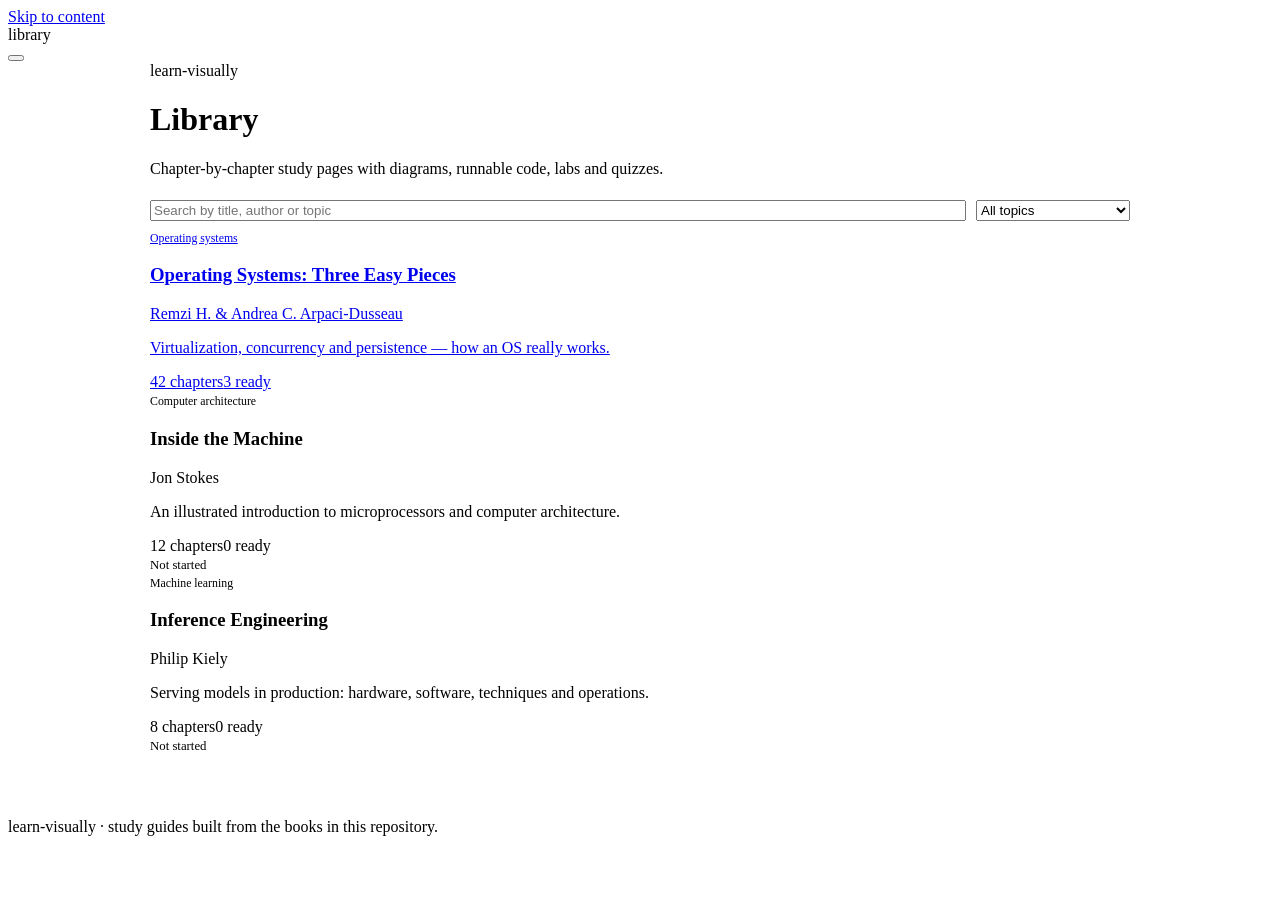
<file: src/index.html>
<!doctype html>
<html lang="en" data-theme="dark">
<head>
<meta charset="utf-8">
<meta name="viewport" content="width=device-width, initial-scale=1">
<title>Library — learn-visually</title>
<meta name="description" content="Visual, chapter-by-chapter study guides for technical books.">
<link rel="preconnect" href="https://fonts.googleapis.com">
<link rel="preconnect" href="https://fonts.gstatic.com" crossorigin>
<link href="https://fonts.googleapis.com/css2?family=Inter:wght@400;500;600;700&family=JetBrains+Mono:wght@400;600&display=swap" rel="stylesheet">
<style>/*@include shared/base.css*/
/*@include ostep/theme.css*/
main.wide { max-width: 980px; margin: 0 auto; padding: 0 20px 4rem; }
.search { display: flex; flex-wrap: wrap; gap: .6rem; margin: 1.4rem 0 .4rem; }
.search input { flex: 1 1 240px; }
.tagchip { font-size: .74rem; color: var(--accent); }
.empty { color: var(--muted); display: none; }
</style>
</head>
<body>
<a class="skip-link" href="#main">Skip to content</a>
<header class="topbar">
  <nav class="crumbs" aria-label="Breadcrumb"><span class="here">library</span></nav>
  <button class="icon-btn" type="button" data-theme-toggle aria-label="Toggle theme"></button>
  <div class="progress" aria-hidden="true"></div>
</header>
<main id="main" class="wide">

<header class="hero">
  <div class="kicker">learn-visually</div>
  <h1>Library</h1>
  <p class="hook">Chapter-by-chapter study pages with diagrams, runnable code, labs and quizzes.</p>
</header>
<div class="search" role="search">
  <input type="search" id="q" placeholder="Search by title, author or topic" aria-label="Search books">
  <select id="topic" aria-label="Filter by topic"><option value="">All topics</option><option value="Computer architecture">Computer architecture</option><option value="Machine learning">Machine learning</option><option value="Operating systems">Operating systems</option></select>
</div>
<div class="cards"><a class="card book" data-topic="Operating systems" data-text="operating systems: three easy pieces remzi h. &amp; andrea c. arpaci-dusseau operating systems" href="ostep/index.html"><span class="tagchip">Operating systems</span><h3>Operating Systems: Three Easy Pieces</h3><p>Remzi H. &amp; Andrea C. Arpaci-Dusseau</p><p>Virtualization, concurrency and persistence — how an OS really works.</p><div class="meta"><span class="chip">42 chapters</span><span class="chip">3 ready</span></div></a><div class="card book locked" data-topic="Computer architecture" data-text="inside the machine jon stokes computer architecture"><span class="tagchip">Computer architecture</span><h3>Inside the Machine</h3><p>Jon Stokes</p><p>An illustrated introduction to microprocessors and computer architecture.</p><div class="meta"><span class="chip">12 chapters</span><span class="chip">0 ready</span></div><span class="soon" style="font-size:.8rem">Not started</span></div><div class="card book locked" data-topic="Machine learning" data-text="inference engineering philip kiely machine learning"><span class="tagchip">Machine learning</span><h3>Inference Engineering</h3><p>Philip Kiely</p><p>Serving models in production: hardware, software, techniques and operations.</p><div class="meta"><span class="chip">8 chapters</span><span class="chip">0 ready</span></div><span class="soon" style="font-size:.8rem">Not started</span></div></div>
<p class="empty">No books match.</p>
</main>
<footer class="site">learn-visually · study guides built from the books in this repository.</footer>
<script>/*@include shared/base.js*/</script>
<script>
(function () {
  var q = document.getElementById("q"), t = document.getElementById("topic"), empty = document.querySelector(".empty");
  function filter() {
    var s = q.value.trim().toLowerCase(), topic = t.value, shown = 0;
    document.querySelectorAll(".book").forEach(function (c) {
      var ok = (!s || c.getAttribute("data-text").indexOf(s) >= 0) && (!topic || c.getAttribute("data-topic") === topic);
      c.hidden = !ok; if (ok) shown++;
    });
    empty.style.display = shown ? "none" : "block";
  }
  q.addEventListener("input", filter); t.addEventListener("change", filter);
})();
</script>
</body>
</html>
</file>
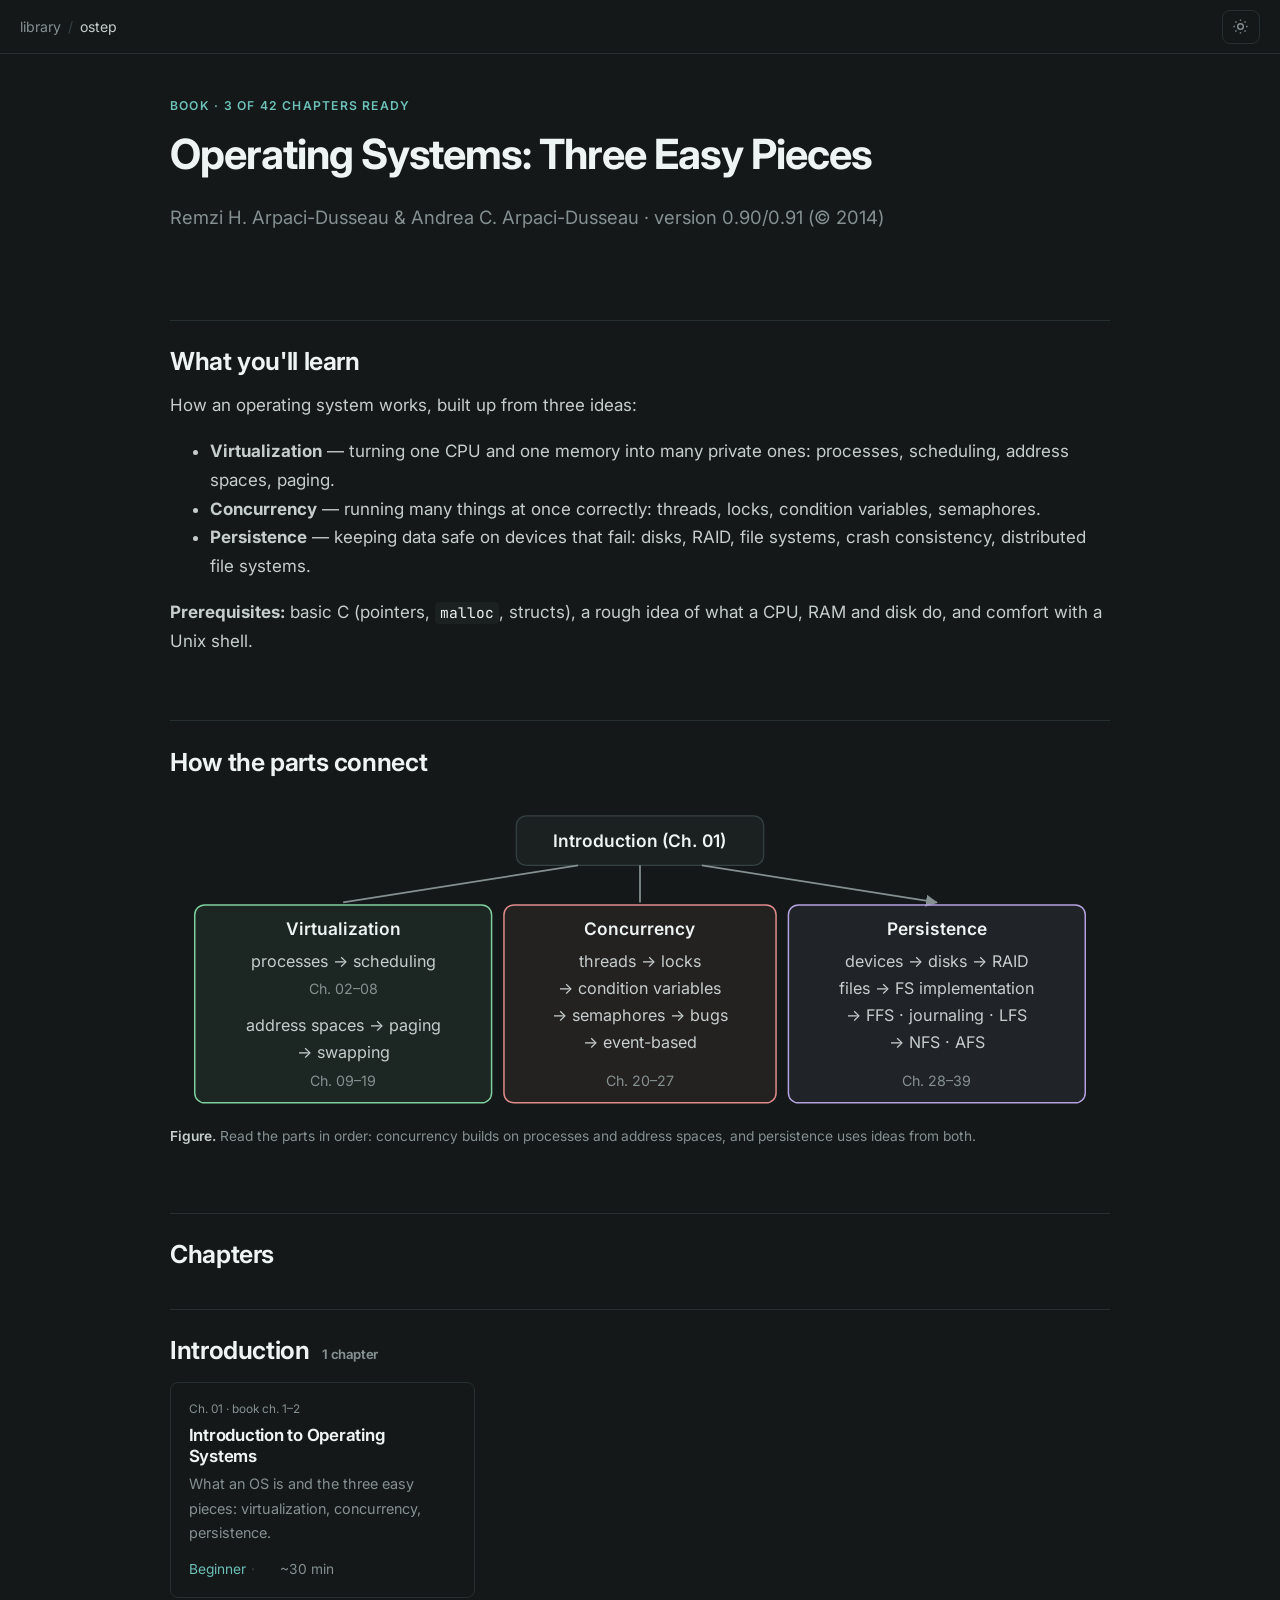
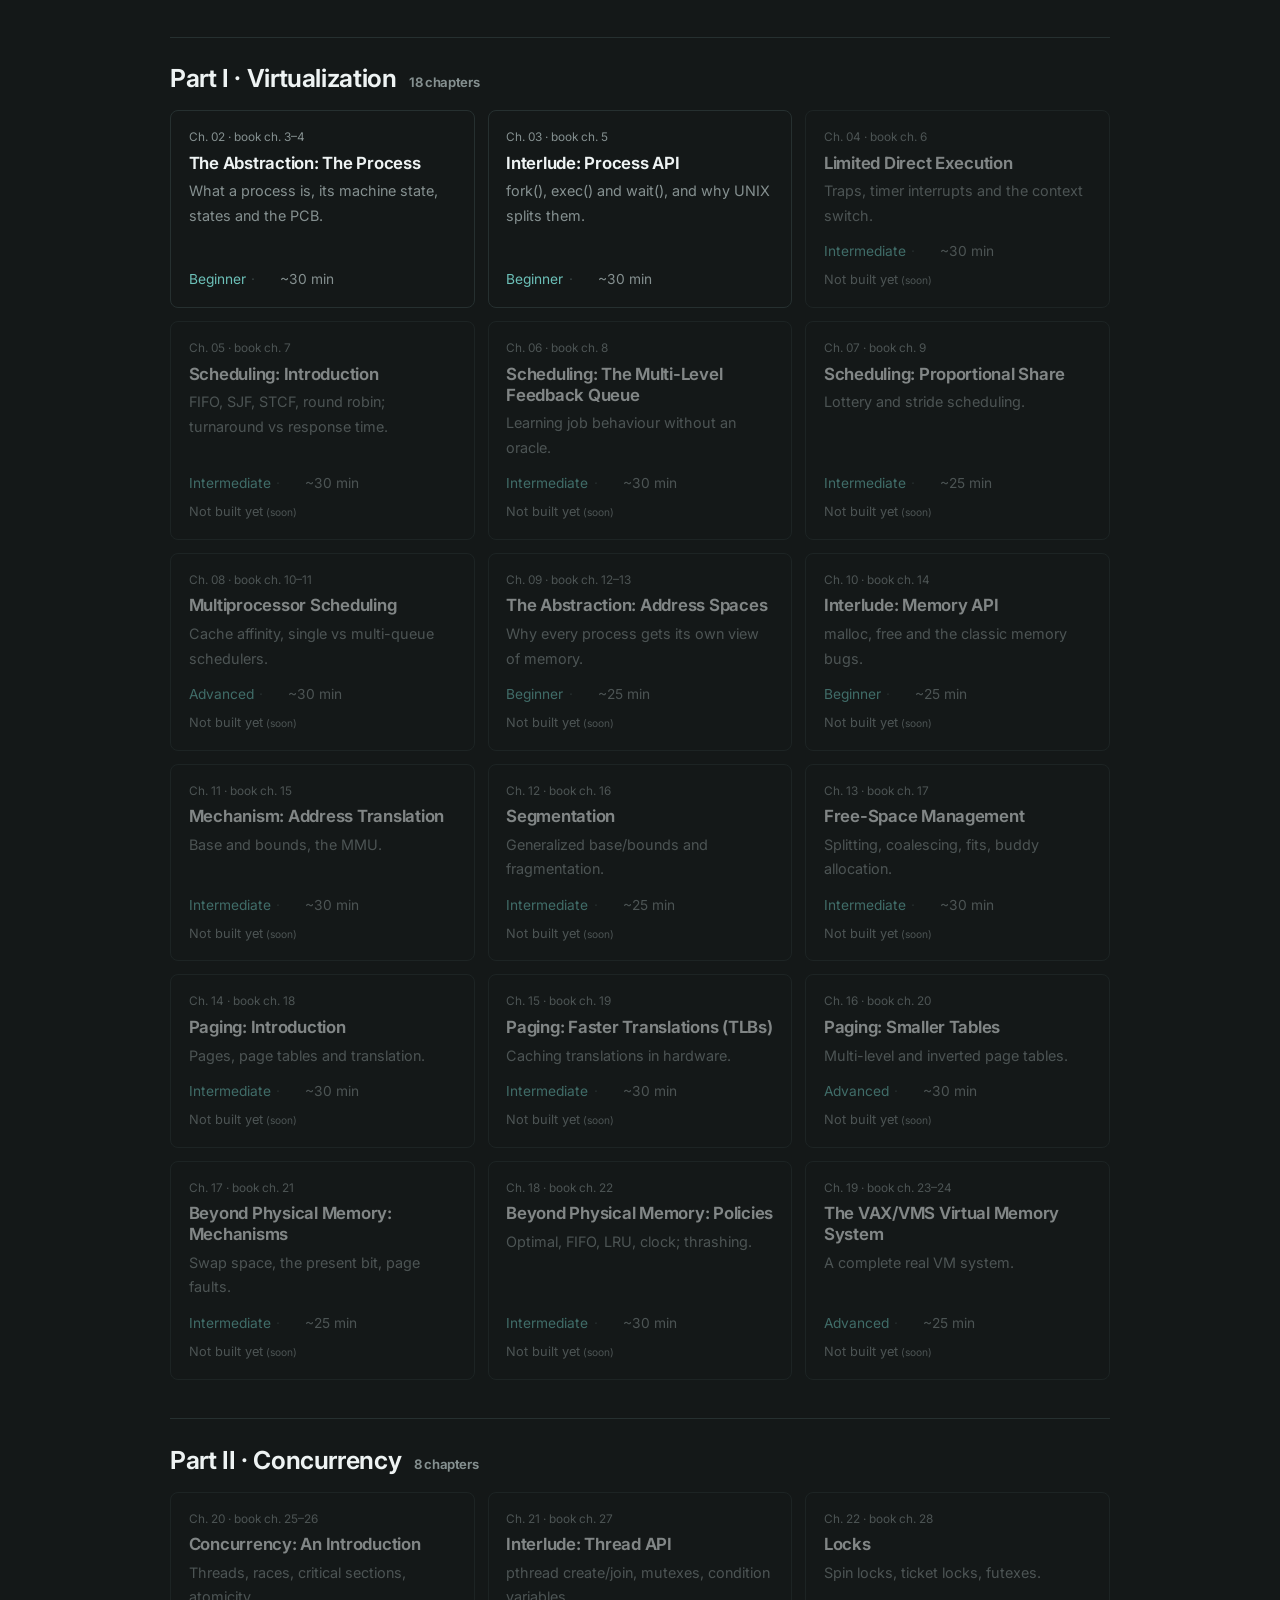
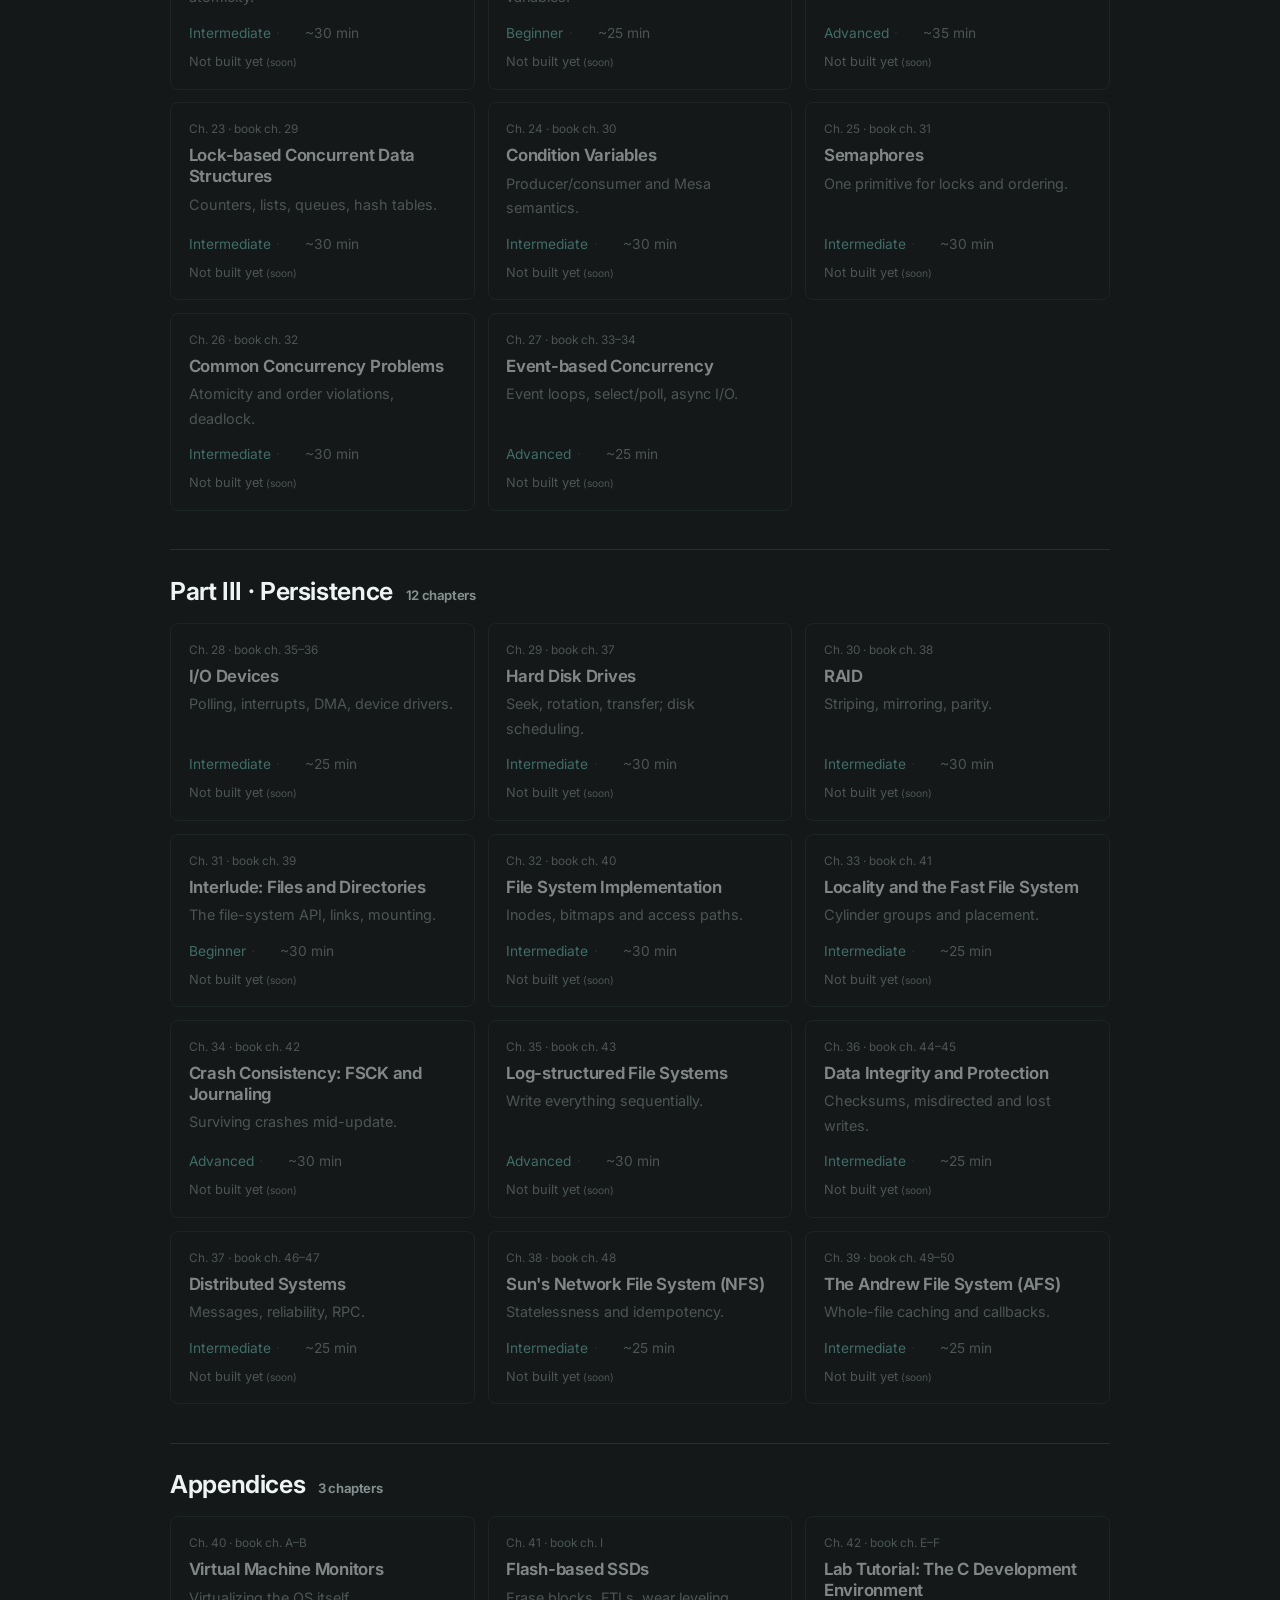
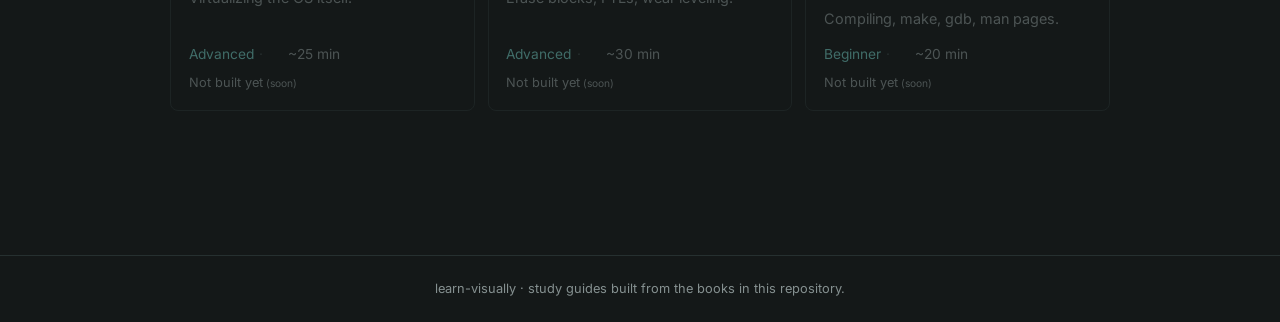
<file: docs/ostep/index.html>
<!doctype html>
<html lang="en" data-theme="dark">
<head>
<meta charset="utf-8">
<meta name="viewport" content="width=device-width, initial-scale=1">
<title>Operating Systems: Three Easy Pieces — Study Guide</title>
<meta name="description" content="Chapter-by-chapter visual study guide for Operating Systems: Three Easy Pieces.">
<link rel="preconnect" href="https://fonts.googleapis.com">
<link rel="preconnect" href="https://fonts.gstatic.com" crossorigin>
<link href="https://fonts.googleapis.com/css2?family=Inter:wght@400;500;600;700&family=JetBrains+Mono:wght@400;600&display=swap" rel="stylesheet">
<style>/* ==========================================================================
   learn-visually — shared design system v3 "calm"
   Minimal, low-distraction layout: one accent, quiet surfaces, no decoration.
   Book themes set the color tokens in their theme.css.
   ========================================================================== */

*, *::before, *::after { box-sizing: border-box; }
html { -webkit-text-size-adjust: 100%; scroll-behavior: smooth; scroll-padding-top: 72px; }
body {
  margin: 0;
  background: var(--bg);
  color: var(--text);
  font-family: var(--font-body);
  font-size: 17px;
  line-height: 1.7;
  overflow-x: hidden;
  -webkit-font-smoothing: antialiased;
}
img, svg, canvas { max-width: 100%; }
pre { overflow-x: auto; max-width: 100%; }
a { color: var(--accent); text-underline-offset: 3px; text-decoration-thickness: 1px; }
a:hover { color: var(--text-strong); }
:focus-visible { outline: 2px solid var(--accent); outline-offset: 2px; border-radius: 4px; }
h1, h2, h3, h4 { font-family: var(--font-head); line-height: 1.25; color: var(--text-strong); margin: 1.8em 0 .5em; letter-spacing: -.015em; font-weight: 650; }
h1 { font-size: clamp(2rem, 5vw, 2.6rem); font-weight: 700; letter-spacing: -.025em; margin-top: .3em; }
h2 { font-size: 1.55rem; }
h3 { font-size: 1.25rem; }
h4 { font-size: 1.02rem; }
p { margin: .8em 0; }
code, kbd, pre, .mono { font-family: var(--font-mono); }
:not(pre) > code { font-size: .86em; padding: .1em .35em; border-radius: 4px; background: var(--soft); color: var(--text-strong); overflow-wrap: anywhere; }
kbd { font-size: .82em; padding: .1em .4em; border: 1px solid var(--line); border-radius: 4px; }
hr { border: 0; border-top: 1px solid var(--line); margin: 2.5rem 0; }
.sr-only { position: absolute; width: 1px; height: 1px; padding: 0; margin: -1px; overflow: hidden; clip: rect(0 0 0 0); white-space: nowrap; border: 0; }
.skip-link { position: absolute; left: -999px; top: 8px; z-index: 100; background: var(--accent); color: var(--bg); padding: .5rem 1rem; border-radius: 6px; }
.skip-link:focus { left: 8px; }

/* ---------- top bar ---------- */
.topbar {
  position: sticky; top: 0; z-index: 50;
  display: flex; align-items: center; gap: .75rem;
  padding: .6rem 20px;
  background: var(--bg);
  border-bottom: 1px solid var(--line);
  font-size: .88rem;
}
.topbar .crumbs { display: flex; gap: .45rem; align-items: center; min-width: 0; flex: 1; }
.topbar .crumbs a { color: var(--muted); text-decoration: none; white-space: nowrap; }
.topbar .crumbs a:hover { color: var(--text-strong); }
.topbar .crumbs .sep { color: var(--line-strong); }
.topbar .crumbs .here { color: var(--text); white-space: nowrap; overflow: hidden; text-overflow: ellipsis; }
.progress { position: absolute; left: 0; bottom: -1px; height: 2px; width: 0; background: var(--accent); }
.icon-btn {
  display: inline-flex; align-items: center; justify-content: center; gap: .35rem;
  min-width: 36px; height: 34px; padding: 0 .6rem;
  border: 1px solid var(--line); border-radius: var(--r);
  background: transparent; color: var(--muted); cursor: pointer; font: inherit; font-size: .82rem;
}
.icon-btn:hover { color: var(--text-strong); border-color: var(--line-strong); }
.icon-btn svg { width: 17px; height: 17px; }
.toc-toggle { display: none; }

/* ---------- layout ---------- */
.layout { display: grid; grid-template-columns: 230px minmax(0, 1fr); gap: 3.5rem; max-width: 1120px; margin: 0 auto; padding: 0 20px; }
.toc { position: sticky; top: 70px; align-self: start; max-height: calc(100vh - 90px); overflow: auto; padding: 2rem 0; font-size: .85rem; scrollbar-width: thin; }
.toc h2 { font-family: var(--font-body); font-size: .72rem; font-weight: 600; text-transform: uppercase; letter-spacing: .1em; color: var(--muted); margin: 0 0 .8rem; }
.toc ol { list-style: none; margin: 0; padding: 0; }
.toc a { display: block; padding: .25rem 0 .25rem .8rem; border-left: 1px solid var(--line); color: var(--muted); text-decoration: none; line-height: 1.4; }
.toc a:hover { color: var(--text-strong); }
.toc a.active { color: var(--accent); border-left-color: var(--accent); }
.toc ol ol a { padding-left: 1.5rem; font-size: .82rem; }
main { min-width: 0; max-width: 720px; padding-bottom: 4rem; }

@media (max-width: 1023px) {
  .layout { grid-template-columns: minmax(0, 1fr); gap: 0; }
  main { margin: 0 auto; width: 100%; }
  .toc-toggle { display: inline-flex; }
  .toc { position: fixed; top: 0; left: 0; bottom: 0; z-index: 60; width: min(300px, 85vw); max-height: none; background: var(--bg); border-right: 1px solid var(--line); padding: 1.4rem 1.2rem; transform: translateX(-105%); transition: transform .2s ease; }
  .toc.open { transform: none; }
  .toc-scrim { position: fixed; inset: 0; z-index: 55; background: rgba(0, 0, 0, .4); display: none; }
  .toc-scrim.open { display: block; }
}
@media (max-width: 520px) {
  body { font-size: 16px; }
  .topbar .crumbs .optional { display: none; }
}

/* ---------- hero ---------- */
.hero { padding: 2.6rem 0 .5rem; }
.hero .kicker { font-size: .76rem; font-weight: 600; letter-spacing: .1em; text-transform: uppercase; color: var(--accent); }
.hero .hook { font-size: 1.15rem; color: var(--muted); }
.hero-art { margin: 1.8rem 0 .5rem; }
.hero-art svg { display: block; width: 100%; height: auto; }
.meta { display: flex; flex-wrap: wrap; gap: .4rem 1.2rem; margin: 1rem 0 .4rem; font-size: .86rem; color: var(--muted); }
.chip { display: inline-flex; align-items: center; gap: .35rem; }
.chip + .chip::before { content: "·"; margin-right: 1.2rem; margin-left: -.85rem; color: var(--line-strong); }
.chip.level { color: var(--accent); }
.prereqs { font-size: .92rem; color: var(--muted); }

/* ---------- sections ---------- */
section.block { margin-top: 4rem; }
section.block > h2 { padding-top: 1.6rem; border-top: 1px solid var(--line); }
.concept { margin: 2.8rem 0 3.4rem; }
.concept > h3 { font-size: 1.4rem; margin-top: 0; }
.concept > h3 .tag { display: block; font-size: .72rem; font-weight: 600; letter-spacing: .1em; text-transform: uppercase; color: var(--muted); margin-bottom: .4rem; font-family: var(--font-body); }
.lead { font-size: 1.1rem; color: var(--muted); }

.box { margin: 1.4rem 0; padding: 1rem 1.2rem; background: var(--soft); border-radius: var(--r); }
.box > :first-child { margin-top: 0; }
.box > :last-child { margin-bottom: 0; }
.box-label { font-size: .74rem; font-weight: 600; letter-spacing: .08em; text-transform: uppercase; color: var(--muted); margin: 0 0 .4rem; }
.definition, .analogy, .gotcha, .crux { border-left: 3px solid var(--line-strong); border-radius: 0 var(--r) var(--r) 0; }
.definition { border-left-color: var(--accent); }
.definition .box-label { color: var(--accent); }
.analogy .breaks { margin-top: .7rem; padding-top: .7rem; border-top: 1px solid var(--line); font-size: .95rem; color: var(--muted); }
.gotcha { border-left-color: var(--c-rose); }
.gotcha .box-label { color: var(--c-rose); }
.crux { border-left-color: var(--c-amber); }
.note { font-size: .94rem; color: var(--muted); background: transparent; border: 1px solid var(--line); }
.why-grid { display: grid; grid-template-columns: repeat(auto-fit, minmax(220px, 1fr)); gap: .8rem; margin: 1.2rem 0; }
.why-grid .box { margin: 0; }
.why-grid h4 { margin: 0 0 .3rem; font-size: 1rem; }
.why-grid p { margin: 0; font-size: .93rem; color: var(--muted); }

.wr-grid { display: grid; grid-template-columns: repeat(auto-fit, minmax(240px, 1fr)); gap: .8rem; margin-top: .6rem; }
.wr-grid > div { min-width: 0; }
.wr-grid .label { font-size: .78rem; font-weight: 600; margin-bottom: .3rem; }
.wr-grid .wrong .label { color: var(--c-rose); }
.wr-grid .right .label { color: var(--c-green); }
.wr-grid p { margin: .2rem 0; font-size: .95rem; }
.wr-grid .code { margin: 0; }

details { margin: 1rem 0; border: 1px solid var(--line); border-radius: var(--r); }
details > summary { cursor: pointer; padding: .7rem 1rem; font-weight: 600; list-style: none; display: flex; gap: .6rem; align-items: center; color: var(--text-strong); }
details > summary::-webkit-details-marker { display: none; }
details > summary::before { content: "›"; color: var(--muted); font-size: 1.2em; line-height: 1; transition: transform .15s; }
details[open] > summary::before { transform: rotate(90deg); }
details > .details-body { padding: 0 1.1rem 1rem; }
details > summary .chip { margin-left: auto; font-size: .78rem; font-weight: 400; color: var(--muted); }

/* ---------- figures ---------- */
figure.viz { margin: 1.8rem 0; padding: 0; }
figure.viz svg { display: block; width: 100%; height: auto; }
figure.viz figcaption { font-size: .86rem; color: var(--muted); margin-top: .6rem; }
figure.viz figcaption strong { color: var(--text); font-weight: 600; }
.scroll-x { overflow-x: auto; -webkit-overflow-scrolling: touch; }
.legend { display: flex; flex-wrap: wrap; gap: 1rem; font-size: .82rem; color: var(--muted); margin-top: .5rem; }
.legend span::before { content: ""; display: inline-block; width: .75em; height: .75em; border-radius: 2px; margin-right: .4em; vertical-align: -.03em; background: var(--sw, var(--accent)); }

/* SVG semantic classes */
.s-text { fill: var(--text); font-family: var(--font-body); font-size: 13px; }
.s-text-soft { fill: var(--muted); font-family: var(--font-body); font-size: 11.5px; }
.s-head { fill: var(--text-strong); font-family: var(--font-body); font-size: 14px; font-weight: 600; }
.s-line { stroke: var(--line-strong); stroke-width: 1.2; fill: none; }
.s-arrow { stroke: var(--muted); stroke-width: 1.4; fill: none; }
.s-box { fill: var(--soft); stroke: var(--line-strong); stroke-width: 1; }
.s-user { fill: var(--c-green-soft); stroke: var(--c-green); stroke-width: 1.2; }
.s-kernel { fill: var(--c-amber-soft); stroke: var(--c-amber); stroke-width: 1.2; }
.s-hw { fill: var(--c-cyan-soft); stroke: var(--c-cyan); stroke-width: 1.2; }
.s-danger { fill: var(--c-rose-soft); stroke: var(--c-rose); stroke-width: 1.2; }
.s-violet { fill: var(--c-violet-soft); stroke: var(--c-violet); stroke-width: 1.2; }
.f-user { fill: var(--c-green); } .f-kernel { fill: var(--c-amber); } .f-hw { fill: var(--c-cyan); } .f-danger { fill: var(--c-rose); } .f-violet { fill: var(--c-violet); } .f-muted { fill: var(--muted); }
.t-user { stroke: var(--c-green); } .t-kernel { stroke: var(--c-amber); } .t-hw { stroke: var(--c-cyan); } .t-danger { stroke: var(--c-rose); } .t-violet { stroke: var(--c-violet); }
svg a:hover rect, svg a:focus rect { stroke: var(--accent); stroke-width: 2; }

/* ---------- code ---------- */
.code { position: relative; margin: 1.2rem 0; border-radius: var(--r); background: var(--code-bg); overflow: hidden; }
.code-head { display: flex; align-items: center; gap: .6rem; padding: .45rem .7rem .45rem 1rem; border-bottom: 1px solid var(--code-line); font-family: var(--font-mono); font-size: .74rem; color: var(--code-muted); }
.code-head .dots { display: none; }
.code-head .fname { color: var(--code-fg); flex: 1; min-width: 0; overflow: hidden; text-overflow: ellipsis; white-space: nowrap; opacity: .85; }
.code-head .badge { color: var(--code-muted); white-space: nowrap; font-size: .7rem; }
.code-head .badge::before { content: "· "; }
.copy-btn { font: inherit; font-size: .7rem; padding: .2rem .55rem; border-radius: 4px; border: 1px solid var(--code-line); background: transparent; color: var(--code-muted); cursor: pointer; }
.copy-btn:hover { color: var(--code-fg); }
.code-body { position: relative; display: grid; grid-template-columns: auto minmax(0, 1fr); }
.code-body .gutter { padding: .85rem .6rem .85rem .9rem; text-align: right; color: var(--code-gutter); font-family: var(--font-mono); font-size: .8rem; line-height: 1.6; user-select: none; white-space: pre; }
.code-body .gutter span { display: block; }
.code-body .gutter span.hl { color: var(--code-fg); }
.code pre { margin: 0; padding: .85rem 1rem; overflow-x: auto; font-size: .82rem; line-height: 1.6; color: var(--code-fg); background: transparent; tab-size: 4; }
.code pre code { font-family: var(--font-mono); background: none; padding: 0; color: inherit; white-space: pre; }
.code .line-hl { position: absolute; left: 0; right: 0; background: rgba(108, 192, 184, .12); border-left: 2px solid var(--code-accent); pointer-events: none; }
.code.no-gutter .code-body { grid-template-columns: minmax(0, 1fr); }
pre.term, .code.term pre { color: var(--code-fg); }
.term .prompt { color: var(--code-accent); user-select: none; }
.term .cmt { color: var(--code-muted); font-style: italic; }
.term .bad { color: #e38c8c; }
.term .ok { color: #7fcf9f; }

.annot { list-style: none; padding: 0; margin: .3rem 0 1.4rem; font-size: .93rem; }
.annot li { display: grid; grid-template-columns: 4.4rem minmax(0, 1fr); gap: .6rem; padding: .35rem .5rem; border-radius: 4px; cursor: default; }
.annot li:hover, .annot li:focus-within, .annot li.on { background: var(--soft); }
.annot .ln { font-family: var(--font-mono); font-size: .75rem; color: var(--muted); padding-top: .2em; white-space: nowrap; }

/* Prism tokens (code is always on a dark surface) */
.token.comment, .token.prolog, .token.doctype, .token.cdata { color: #6c7878; font-style: italic; }
.token.punctuation { color: #9aa6a6; }
.token.property, .token.tag, .token.constant, .token.symbol, .token.deleted, .token.number, .token.boolean { color: #e3b17d; }
.token.selector, .token.attr-name, .token.string, .token.char, .token.builtin, .token.inserted { color: #c9d48f; }
.token.operator, .token.entity, .token.url { color: #a9c4c4; }
.token.atrule, .token.attr-value, .token.keyword { color: #7fc8c2; }
.token.function, .token.class-name { color: #d6dede; }
.token.regex, .token.important, .token.variable, .token.macro, .token.directive { color: #b3a3e0; }

/* ---------- tables ---------- */
.table-wrap { overflow-x: auto; margin: 1.3rem 0; }
table { border-collapse: collapse; width: 100%; font-size: .9rem; min-width: 520px; }
th, td { text-align: left; padding: .6rem .7rem; border-bottom: 1px solid var(--line); vertical-align: top; }
th { font-size: .74rem; font-weight: 600; letter-spacing: .06em; text-transform: uppercase; color: var(--muted); }
td.yes { color: var(--c-green); } td.no { color: var(--c-rose); }

/* ---------- labs & controls ---------- */
.lab { margin: 1.8rem 0; padding: 1.2rem 1.3rem; border: 1px solid var(--line); border-radius: var(--r); }
.lab > h3, .lab > h4 { margin-top: 0; display: flex; align-items: baseline; gap: .6rem; flex-wrap: wrap; }
.lab .lab-tag { font-size: .7rem; font-weight: 600; letter-spacing: .1em; color: var(--accent); }
.controls { display: flex; flex-wrap: wrap; gap: .5rem; align-items: center; margin: .8rem 0; }
.btn { font: inherit; font-size: .84rem; display: inline-flex; align-items: center; gap: .35rem; padding: .4rem .85rem; border-radius: var(--r); border: 1px solid var(--line-strong); background: transparent; color: var(--text); cursor: pointer; min-height: 34px; }
.btn:hover:not(:disabled) { border-color: var(--accent); color: var(--text-strong); }
.btn.primary { background: var(--accent); border-color: var(--accent); color: var(--bg); font-weight: 600; }
.btn.primary:hover:not(:disabled) { color: var(--bg); opacity: .9; }
.btn:disabled { opacity: .4; cursor: not-allowed; }
.btn[aria-pressed="true"] { border-color: var(--accent); color: var(--accent); }
.field { display: inline-flex; flex-direction: column; gap: .2rem; font-size: .8rem; color: var(--muted); min-width: 150px; flex: 1 1 160px; }
.field output { color: var(--text-strong); font-weight: 600; }
input[type=range] { width: 100%; accent-color: var(--accent); }
select, input[type=number], input[type=text], input[type=search] { font: inherit; font-size: .86rem; padding: .35rem .55rem; border-radius: var(--r); border: 1px solid var(--line-strong); background: var(--bg); color: var(--text); min-height: 34px; }
.readout { display: grid; grid-template-columns: repeat(auto-fit, minmax(130px, 1fr)); gap: .5rem; margin: .8rem 0; }
.readout > div { padding: .45rem .7rem; border-radius: var(--r); background: var(--soft); }
.readout .k { font-size: .7rem; text-transform: uppercase; letter-spacing: .06em; color: var(--muted); }
.readout .v { font-family: var(--font-mono); font-size: 1.15rem; color: var(--text-strong); }
.status-line { font-size: .9rem; padding: .55rem .75rem; border-radius: var(--r); background: var(--soft); min-height: 2.6em; color: var(--text); }
.screen { font-family: var(--font-mono); font-size: .8rem; background: var(--code-bg); color: var(--code-fg); border-radius: var(--r); padding: .7rem .8rem; min-height: 6em; max-height: 13em; overflow: auto; white-space: pre-wrap; word-break: break-word; }

.order-list { list-style: none; padding: 0; margin: .8rem 0; display: grid; gap: .4rem; counter-reset: ord; }
.order-list li { counter-increment: ord; display: grid; grid-template-columns: 1.8rem minmax(0, 1fr) auto; align-items: center; gap: .5rem; border: 1px solid var(--line); border-radius: var(--r); padding: .45rem .6rem; background: var(--bg); cursor: grab; font-size: .93rem; }
.order-list li::before { content: counter(ord); font-family: var(--font-mono); font-size: .8rem; color: var(--muted); text-align: center; }
.order-list li.dragging { opacity: .5; }
.order-list li.correct { border-color: var(--c-green); }
.order-list li.wrong { border-color: var(--c-rose); }
.order-list .mv { display: inline-flex; gap: .25rem; }
.order-list .mv button { width: 30px; height: 30px; min-height: 0; padding: 0; justify-content: center; }

/* ---------- takeaways, exercises, quiz ---------- */
.takeaways { padding-left: 1.2rem; }
.takeaways li { margin: .45rem 0; padding-left: .3rem; }
.takeaways li::marker { color: var(--accent); }
.exercise { margin: 1.4rem 0; padding-bottom: 1.2rem; border-bottom: 1px solid var(--line); }
.exercise h4 { margin: 0 0 .4rem; display: flex; gap: .6rem; align-items: baseline; flex-wrap: wrap; }
.diff { font-size: .72rem; font-weight: 600; letter-spacing: .06em; text-transform: uppercase; }
.diff.easy { color: var(--c-green); } .diff.medium { color: var(--c-amber); } .diff.hard { color: var(--c-rose); }
.exercise details { margin: .6rem 0 0; }

.quiz { counter-reset: q; }
.q { margin: 1.6rem 0; counter-increment: q; }
.q fieldset { border: 0; padding: 0; margin: 0; min-width: 0; }
.q legend { font-weight: 600; color: var(--text-strong); padding: 0; margin-bottom: .6rem; float: left; width: 100%; }
.q legend::before { content: counter(q) ". "; color: var(--muted); font-weight: 400; }
.q .opts { clear: both; display: grid; gap: .4rem; }
.q label { display: flex; gap: .6rem; align-items: flex-start; padding: .5rem .75rem; border: 1px solid var(--line); border-radius: var(--r); cursor: pointer; min-width: 0; overflow-wrap: anywhere; }
.q label:hover { border-color: var(--line-strong); }
.q input { margin-top: .4em; accent-color: var(--accent); }
.q label.correct { border-color: var(--c-green); color: var(--text-strong); }
.q label.incorrect { border-color: var(--c-rose); }
.q .fb { margin-top: .5rem; font-size: .93rem; display: none; color: var(--muted); }
.q .fb.show { display: block; }
.q .fb .verdict { color: var(--text-strong); }
.q .fb.good .verdict { color: var(--c-green); }
.q .fb.bad .verdict { color: var(--c-rose); }
.q pre { margin: .3rem 0 .6rem; }
.score { font-size: .95rem; padding: .6rem .8rem; border-radius: var(--r); background: var(--soft); }

/* ---------- cheat sheet ---------- */
.cheatsheet { font-size: .9rem; }
.cheatsheet h3 { margin: 0 0 .8rem; display: flex; justify-content: space-between; align-items: center; gap: .5rem; flex-wrap: wrap; }
.cheat-grid { display: grid; grid-template-columns: repeat(auto-fit, minmax(240px, 1fr)); gap: 1.2rem 2rem; }
.cheat-grid > div { min-width: 0; }
.cheat-grid h4 { margin: 0 0 .4rem; font-size: .74rem; text-transform: uppercase; letter-spacing: .08em; color: var(--accent); }
.cheat-grid ul { margin: 0; padding-left: 1.1rem; }
.cheat-grid li { margin: .15rem 0; }

/* ---------- glossary + tooltips ---------- */
.glossary { margin: 0; display: grid; grid-template-columns: minmax(140px, max-content) minmax(0, 1fr); gap: .5rem 1.4rem; }
.glossary .g-item { display: contents; }
.glossary dt { font-weight: 600; color: var(--text-strong); font-size: .93rem; }
.glossary dd { margin: 0; color: var(--muted); font-size: .93rem; }
@media (max-width: 560px) { .glossary { grid-template-columns: 1fr; gap: .1rem; } .glossary dd { margin-bottom: .7rem; } }
.gl { color: inherit; text-decoration: underline dotted var(--muted); text-underline-offset: 3px; cursor: help; }
.gl:hover { color: var(--accent); }
.tip { position: absolute; z-index: 80; max-width: min(320px, calc(100vw - 32px)); padding: .6rem .8rem; border-radius: var(--r); background: var(--tip-bg); color: var(--tip-fg); border: 1px solid var(--line-strong); font-size: .86rem; line-height: 1.5; box-shadow: 0 8px 24px rgba(0, 0, 0, .25); pointer-events: none; }
.tip b { display: block; font-size: .8rem; margin-bottom: .15rem; color: var(--accent); }

/* ---------- connections + nav ---------- */
.conn-grid { display: grid; grid-template-columns: repeat(auto-fit, minmax(210px, 1fr)); gap: 1.4rem; }
.conn-grid .box { background: transparent; padding: 0; }
.conn-grid .box h4 { margin: 0 0 .4rem; font-size: .74rem; text-transform: uppercase; letter-spacing: .08em; color: var(--muted); }
.conn-grid ul { margin: 0; padding-left: 1.1rem; font-size: .93rem; }
.soon { color: var(--muted); }
.soon::after { content: " (soon)"; font-size: .8em; }
.pager { display: flex; justify-content: space-between; gap: 1rem; margin-top: 3rem; padding-top: 1.2rem; border-top: 1px solid var(--line); }
.pager a, .pager span.disabled { text-decoration: none; color: var(--accent); }
.pager small { display: block; font-size: .74rem; color: var(--muted); }
.pager .next { text-align: right; margin-left: auto; }
.pager span.disabled { color: var(--muted); }
.pager-links { display: flex; justify-content: center; gap: 1.4rem; flex-wrap: wrap; margin-top: 1.4rem; font-size: .85rem; }
footer.site { border-top: 1px solid var(--line); margin-top: 3rem; padding: 1.4rem 20px; text-align: center; font-size: .8rem; color: var(--muted); }

/* ---------- index pages ---------- */
.cards { display: grid; grid-template-columns: repeat(auto-fill, minmax(250px, 1fr)); gap: .8rem; margin: 1rem 0 2rem; }
.card { display: flex; flex-direction: column; gap: .35rem; border: 1px solid var(--line); border-radius: var(--r); padding: 1rem 1.1rem; text-decoration: none; color: var(--text); }
a.card:hover { border-color: var(--accent); color: var(--text); }
.card .num { font-size: .74rem; color: var(--muted); }
.card h3 { margin: 0; font-size: 1.05rem; }
.card p { margin: 0; font-size: .9rem; color: var(--muted); }
.card .meta { margin: auto 0 0; padding-top: .4rem; }
.card.locked { opacity: .5; }
.part-head { margin-top: 2.4rem; display: flex; align-items: baseline; gap: .8rem; flex-wrap: wrap; }
.part-head small { color: var(--muted); font-size: .82rem; }

@media (prefers-reduced-motion: reduce) {
  html { scroll-behavior: auto; }
  *, *::before, *::after { animation-duration: .001ms !important; animation-iteration-count: 1 !important; transition-duration: .001ms !important; }
}

/* ---------- print ---------- */
@media print {
  :root { --bg: #fff; --soft: #f4f4f4; --text: #111; --text-strong: #000; --muted: #555; --line: #ddd; }
  body { font-size: 11pt; background: #fff; }
  .topbar, .toc, .toc-scrim, .pager, .pager-links, .controls, .copy-btn, .btn, .icon-btn, .skip-link, .no-print, footer.site { display: none !important; }
  .layout { display: block; padding: 0; }
  main { max-width: none; }
  .q .fb { display: block !important; }
  .lab, .box, figure.viz, .code, .q, .exercise { break-inside: avoid; }
  a { color: inherit; text-decoration: none; }
  .code { background: #f6f6f6; }
  .code pre, .code-head .fname { color: #111; white-space: pre-wrap; }
  body.print-cheatsheet main > *:not(#cheatsheet) { display: none !important; }
}

/* ==========================================================================
   OSTEP theme — "Calm": graphite, soft gray text, one muted teal accent.
   Dark is the default (set via data-theme on <html>); light is available.
   Diagram semantic colors (same in every chapter, deliberately muted):
     green = user programs · amber = OS/kernel · cyan = hardware
     violet = stored data · rose = bugs & hazards
   ========================================================================== */
:root {
  --font-head: "Inter", system-ui, -apple-system, "Segoe UI", sans-serif;
  --font-body: "Inter", system-ui, -apple-system, "Segoe UI", sans-serif;
  --font-mono: "JetBrains Mono", ui-monospace, SFMono-Regular, Menlo, Consolas, monospace;
  --r: 8px;

  /* light */
  --bg: #f4f5f5;
  --soft: #eaeded;
  --line: #dde1e1;
  --line-strong: #c3c9c9;
  --text: #2c3333;
  --text-strong: #111717;
  --muted: #667070;
  --accent: #2a7f7a;
  --tip-bg: #ffffff; --tip-fg: #2c3333;
  --c-green: #3d8a5f;  --c-green-soft: rgba(61, 138, 95, .10);
  --c-amber: #a7742a;  --c-amber-soft: rgba(167, 116, 42, .10);
  --c-cyan: #3b7f9c;   --c-cyan-soft: rgba(59, 127, 156, .10);
  --c-violet: #7466a8; --c-violet-soft: rgba(116, 102, 168, .10);
  --c-rose: #b04646;   --c-rose-soft: rgba(176, 70, 70, .08);

  /* code is always on a dark surface */
  --code-bg: #1d2222; --code-fg: #d6dede; --code-muted: #7d8a8a; --code-gutter: #4f5a5a; --code-line: #2b3333; --code-accent: #7fc8c2;
  color-scheme: light;
}
:root[data-theme="dark"] {
  --bg: #141818;
  --soft: #1b2121;
  --line: #263030;
  --line-strong: #364242;
  --text: #c6cdcd;
  --text-strong: #eef3f3;
  --muted: #859090;
  --accent: #6cc0b8;
  --tip-bg: #1f2626; --tip-fg: #d6dede;
  --c-green: #7fcf9f;  --c-green-soft: rgba(127, 207, 159, .08);
  --c-amber: #d9b27a;  --c-amber-soft: rgba(217, 178, 122, .08);
  --c-cyan: #7fb8d6;   --c-cyan-soft: rgba(127, 184, 214, .08);
  --c-violet: #b3a3e0; --c-violet-soft: rgba(179, 163, 224, .08);
  --c-rose: #e38c8c;   --c-rose-soft: rgba(227, 140, 140, .08);
  --code-bg: #0f1313; --code-line: #212929;
  color-scheme: dark;
}

main.wide { max-width: 980px; margin: 0 auto; padding: 0 20px 4rem; }
.search { display: flex; flex-wrap: wrap; gap: .6rem; margin: 1.4rem 0 .4rem; }
.search input { flex: 1 1 240px; }
.tagchip { font-size: .74rem; color: var(--accent); }
.empty { color: var(--muted); display: none; }
</style>
</head>
<body>
<a class="skip-link" href="#main">Skip to content</a>
<header class="topbar">
  <nav class="crumbs" aria-label="Breadcrumb"><a href="../index.html">library</a><span class="sep">/</span><span class="here">ostep</span></nav>
  <button class="icon-btn" type="button" data-theme-toggle aria-label="Toggle theme"></button>
  <div class="progress" aria-hidden="true"></div>
</header>
<main id="main" class="wide">

<header class="hero">
  <div class="kicker">Book · 3 of 42 chapters ready</div>
  <h1>Operating Systems: Three Easy Pieces</h1>
  <p class="hook">Remzi H. Arpaci-Dusseau &amp; Andrea C. Arpaci-Dusseau · version 0.90/0.91 (© 2014)</p>
</header>

<section class="block" id="learn">
  <h2>What you'll learn</h2>
  <p>How an operating system works, built up from three ideas:</p>
  <ul>
    <li><strong>Virtualization</strong> — turning one CPU and one memory into many private ones: processes, scheduling, address spaces, paging.</li>
    <li><strong>Concurrency</strong> — running many things at once correctly: threads, locks, condition variables, semaphores.</li>
    <li><strong>Persistence</strong> — keeping data safe on devices that fail: disks, RAID, file systems, crash consistency, distributed file systems.</li>
  </ul>
  <p><strong>Prerequisites:</strong> basic C (pointers, <code>malloc</code>, structs), a rough idea of what a CPU, RAM and disk do, and comfort with a Unix shell.</p>
</section>

<section class="block" id="map">
  <h2>How the parts connect</h2>
  <figure class="viz">
    <div class="scroll-x">
    <svg viewBox="0 0 760 250" role="img" aria-labelledby="bm-t bm-d" style="min-width:560px">
      <title id="bm-t">Concept dependency map of the book</title>
      <desc id="bm-d">The introduction leads into three parts. Virtualization covers processes, then CPU scheduling, and address spaces, then paging and swapping. Concurrency covers threads, then locks, then condition variables and semaphores, then concurrency bugs and event-based concurrency. Persistence covers I/O devices and disks, then RAID, files and directories, then file-system implementation, then crash consistency, log-structured file systems and distributed file systems. Concurrency builds on virtualization, and persistence uses both.</desc>
      <defs><marker id="bma" viewBox="0 0 10 10" refX="9" refY="5" markerWidth="7" markerHeight="7" orient="auto"><path d="M0 0L10 5L0 10z" class="f-muted"/></marker></defs>
      <rect x="280" y="8" width="200" height="40" rx="8" class="s-box"/><text x="380" y="33" text-anchor="middle" class="s-head">Introduction (Ch. 01)</text>
      <path d="M330 48 L 140 78M380 48v30M430 48 L 620 78" class="s-arrow" marker-end="url(#bma)"/>
      <rect x="20" y="80" width="240" height="160" rx="8" class="s-user"/>
      <text x="140" y="104" text-anchor="middle" class="s-head">Virtualization</text>
      <text x="140" y="130" text-anchor="middle" class="s-text">processes → scheduling</text>
      <text x="140" y="152" text-anchor="middle" class="s-text-soft">Ch. 02–08</text>
      <text x="140" y="182" text-anchor="middle" class="s-text">address spaces → paging</text>
      <text x="140" y="204" text-anchor="middle" class="s-text">→ swapping</text>
      <text x="140" y="226" text-anchor="middle" class="s-text-soft">Ch. 09–19</text>
      <rect x="270" y="80" width="220" height="160" rx="8" class="s-danger"/>
      <text x="380" y="104" text-anchor="middle" class="s-head">Concurrency</text>
      <text x="380" y="130" text-anchor="middle" class="s-text">threads → locks</text>
      <text x="380" y="152" text-anchor="middle" class="s-text">→ condition variables</text>
      <text x="380" y="174" text-anchor="middle" class="s-text">→ semaphores → bugs</text>
      <text x="380" y="196" text-anchor="middle" class="s-text">→ event-based</text>
      <text x="380" y="226" text-anchor="middle" class="s-text-soft">Ch. 20–27</text>
      <rect x="500" y="80" width="240" height="160" rx="8" class="s-violet"/>
      <text x="620" y="104" text-anchor="middle" class="s-head">Persistence</text>
      <text x="620" y="130" text-anchor="middle" class="s-text">devices → disks → RAID</text>
      <text x="620" y="152" text-anchor="middle" class="s-text">files → FS implementation</text>
      <text x="620" y="174" text-anchor="middle" class="s-text">→ FFS · journaling · LFS</text>
      <text x="620" y="196" text-anchor="middle" class="s-text">→ NFS · AFS</text>
      <text x="620" y="226" text-anchor="middle" class="s-text-soft">Ch. 28–39</text>
    </svg>
    </div>
    <figcaption><strong>Figure.</strong> Read the parts in order: concurrency builds on processes and address spaces, and persistence uses ideas from both.</figcaption>
  </figure>
</section>

<section class="block" id="chapters">
  <h2>Chapters</h2>
  <h2 class="part-head">Introduction <small>1 chapter</small></h2>
<div class="cards"><a class="card" href="chapter-01.html"><span class="num">Ch. 01 · book ch. 1–2</span><h3>Introduction to Operating Systems</h3><p>What an OS is and the three easy pieces: virtualization, concurrency, persistence.</p><div class="meta"><span class="chip level">Beginner</span><span class="chip">~30 min</span></div></a></div><h2 class="part-head">Part I · Virtualization <small>18 chapters</small></h2>
<div class="cards"><a class="card" href="chapter-02.html"><span class="num">Ch. 02 · book ch. 3–4</span><h3>The Abstraction: The Process</h3><p>What a process is, its machine state, states and the PCB.</p><div class="meta"><span class="chip level">Beginner</span><span class="chip">~30 min</span></div></a><a class="card" href="chapter-03.html"><span class="num">Ch. 03 · book ch. 5</span><h3>Interlude: Process API</h3><p>fork(), exec() and wait(), and why UNIX splits them.</p><div class="meta"><span class="chip level">Beginner</span><span class="chip">~30 min</span></div></a><div class="card locked" aria-disabled="true"><span class="num">Ch. 04 · book ch. 6</span><h3>Limited Direct Execution</h3><p>Traps, timer interrupts and the context switch.</p><div class="meta"><span class="chip level">Intermediate</span><span class="chip">~30 min</span></div><span class="soon" style="font-size:.8rem">Not built yet</span></div><div class="card locked" aria-disabled="true"><span class="num">Ch. 05 · book ch. 7</span><h3>Scheduling: Introduction</h3><p>FIFO, SJF, STCF, round robin; turnaround vs response time.</p><div class="meta"><span class="chip level">Intermediate</span><span class="chip">~30 min</span></div><span class="soon" style="font-size:.8rem">Not built yet</span></div><div class="card locked" aria-disabled="true"><span class="num">Ch. 06 · book ch. 8</span><h3>Scheduling: The Multi-Level Feedback Queue</h3><p>Learning job behaviour without an oracle.</p><div class="meta"><span class="chip level">Intermediate</span><span class="chip">~30 min</span></div><span class="soon" style="font-size:.8rem">Not built yet</span></div><div class="card locked" aria-disabled="true"><span class="num">Ch. 07 · book ch. 9</span><h3>Scheduling: Proportional Share</h3><p>Lottery and stride scheduling.</p><div class="meta"><span class="chip level">Intermediate</span><span class="chip">~25 min</span></div><span class="soon" style="font-size:.8rem">Not built yet</span></div><div class="card locked" aria-disabled="true"><span class="num">Ch. 08 · book ch. 10–11</span><h3>Multiprocessor Scheduling</h3><p>Cache affinity, single vs multi-queue schedulers.</p><div class="meta"><span class="chip level">Advanced</span><span class="chip">~30 min</span></div><span class="soon" style="font-size:.8rem">Not built yet</span></div><div class="card locked" aria-disabled="true"><span class="num">Ch. 09 · book ch. 12–13</span><h3>The Abstraction: Address Spaces</h3><p>Why every process gets its own view of memory.</p><div class="meta"><span class="chip level">Beginner</span><span class="chip">~25 min</span></div><span class="soon" style="font-size:.8rem">Not built yet</span></div><div class="card locked" aria-disabled="true"><span class="num">Ch. 10 · book ch. 14</span><h3>Interlude: Memory API</h3><p>malloc, free and the classic memory bugs.</p><div class="meta"><span class="chip level">Beginner</span><span class="chip">~25 min</span></div><span class="soon" style="font-size:.8rem">Not built yet</span></div><div class="card locked" aria-disabled="true"><span class="num">Ch. 11 · book ch. 15</span><h3>Mechanism: Address Translation</h3><p>Base and bounds, the MMU.</p><div class="meta"><span class="chip level">Intermediate</span><span class="chip">~30 min</span></div><span class="soon" style="font-size:.8rem">Not built yet</span></div><div class="card locked" aria-disabled="true"><span class="num">Ch. 12 · book ch. 16</span><h3>Segmentation</h3><p>Generalized base/bounds and fragmentation.</p><div class="meta"><span class="chip level">Intermediate</span><span class="chip">~25 min</span></div><span class="soon" style="font-size:.8rem">Not built yet</span></div><div class="card locked" aria-disabled="true"><span class="num">Ch. 13 · book ch. 17</span><h3>Free-Space Management</h3><p>Splitting, coalescing, fits, buddy allocation.</p><div class="meta"><span class="chip level">Intermediate</span><span class="chip">~30 min</span></div><span class="soon" style="font-size:.8rem">Not built yet</span></div><div class="card locked" aria-disabled="true"><span class="num">Ch. 14 · book ch. 18</span><h3>Paging: Introduction</h3><p>Pages, page tables and translation.</p><div class="meta"><span class="chip level">Intermediate</span><span class="chip">~30 min</span></div><span class="soon" style="font-size:.8rem">Not built yet</span></div><div class="card locked" aria-disabled="true"><span class="num">Ch. 15 · book ch. 19</span><h3>Paging: Faster Translations (TLBs)</h3><p>Caching translations in hardware.</p><div class="meta"><span class="chip level">Intermediate</span><span class="chip">~30 min</span></div><span class="soon" style="font-size:.8rem">Not built yet</span></div><div class="card locked" aria-disabled="true"><span class="num">Ch. 16 · book ch. 20</span><h3>Paging: Smaller Tables</h3><p>Multi-level and inverted page tables.</p><div class="meta"><span class="chip level">Advanced</span><span class="chip">~30 min</span></div><span class="soon" style="font-size:.8rem">Not built yet</span></div><div class="card locked" aria-disabled="true"><span class="num">Ch. 17 · book ch. 21</span><h3>Beyond Physical Memory: Mechanisms</h3><p>Swap space, the present bit, page faults.</p><div class="meta"><span class="chip level">Intermediate</span><span class="chip">~25 min</span></div><span class="soon" style="font-size:.8rem">Not built yet</span></div><div class="card locked" aria-disabled="true"><span class="num">Ch. 18 · book ch. 22</span><h3>Beyond Physical Memory: Policies</h3><p>Optimal, FIFO, LRU, clock; thrashing.</p><div class="meta"><span class="chip level">Intermediate</span><span class="chip">~30 min</span></div><span class="soon" style="font-size:.8rem">Not built yet</span></div><div class="card locked" aria-disabled="true"><span class="num">Ch. 19 · book ch. 23–24</span><h3>The VAX/VMS Virtual Memory System</h3><p>A complete real VM system.</p><div class="meta"><span class="chip level">Advanced</span><span class="chip">~25 min</span></div><span class="soon" style="font-size:.8rem">Not built yet</span></div></div><h2 class="part-head">Part II · Concurrency <small>8 chapters</small></h2>
<div class="cards"><div class="card locked" aria-disabled="true"><span class="num">Ch. 20 · book ch. 25–26</span><h3>Concurrency: An Introduction</h3><p>Threads, races, critical sections, atomicity.</p><div class="meta"><span class="chip level">Intermediate</span><span class="chip">~30 min</span></div><span class="soon" style="font-size:.8rem">Not built yet</span></div><div class="card locked" aria-disabled="true"><span class="num">Ch. 21 · book ch. 27</span><h3>Interlude: Thread API</h3><p>pthread create/join, mutexes, condition variables.</p><div class="meta"><span class="chip level">Beginner</span><span class="chip">~25 min</span></div><span class="soon" style="font-size:.8rem">Not built yet</span></div><div class="card locked" aria-disabled="true"><span class="num">Ch. 22 · book ch. 28</span><h3>Locks</h3><p>Spin locks, ticket locks, futexes.</p><div class="meta"><span class="chip level">Advanced</span><span class="chip">~35 min</span></div><span class="soon" style="font-size:.8rem">Not built yet</span></div><div class="card locked" aria-disabled="true"><span class="num">Ch. 23 · book ch. 29</span><h3>Lock-based Concurrent Data Structures</h3><p>Counters, lists, queues, hash tables.</p><div class="meta"><span class="chip level">Intermediate</span><span class="chip">~30 min</span></div><span class="soon" style="font-size:.8rem">Not built yet</span></div><div class="card locked" aria-disabled="true"><span class="num">Ch. 24 · book ch. 30</span><h3>Condition Variables</h3><p>Producer/consumer and Mesa semantics.</p><div class="meta"><span class="chip level">Intermediate</span><span class="chip">~30 min</span></div><span class="soon" style="font-size:.8rem">Not built yet</span></div><div class="card locked" aria-disabled="true"><span class="num">Ch. 25 · book ch. 31</span><h3>Semaphores</h3><p>One primitive for locks and ordering.</p><div class="meta"><span class="chip level">Intermediate</span><span class="chip">~30 min</span></div><span class="soon" style="font-size:.8rem">Not built yet</span></div><div class="card locked" aria-disabled="true"><span class="num">Ch. 26 · book ch. 32</span><h3>Common Concurrency Problems</h3><p>Atomicity and order violations, deadlock.</p><div class="meta"><span class="chip level">Intermediate</span><span class="chip">~30 min</span></div><span class="soon" style="font-size:.8rem">Not built yet</span></div><div class="card locked" aria-disabled="true"><span class="num">Ch. 27 · book ch. 33–34</span><h3>Event-based Concurrency</h3><p>Event loops, select/poll, async I/O.</p><div class="meta"><span class="chip level">Advanced</span><span class="chip">~25 min</span></div><span class="soon" style="font-size:.8rem">Not built yet</span></div></div><h2 class="part-head">Part III · Persistence <small>12 chapters</small></h2>
<div class="cards"><div class="card locked" aria-disabled="true"><span class="num">Ch. 28 · book ch. 35–36</span><h3>I/O Devices</h3><p>Polling, interrupts, DMA, device drivers.</p><div class="meta"><span class="chip level">Intermediate</span><span class="chip">~25 min</span></div><span class="soon" style="font-size:.8rem">Not built yet</span></div><div class="card locked" aria-disabled="true"><span class="num">Ch. 29 · book ch. 37</span><h3>Hard Disk Drives</h3><p>Seek, rotation, transfer; disk scheduling.</p><div class="meta"><span class="chip level">Intermediate</span><span class="chip">~30 min</span></div><span class="soon" style="font-size:.8rem">Not built yet</span></div><div class="card locked" aria-disabled="true"><span class="num">Ch. 30 · book ch. 38</span><h3>RAID</h3><p>Striping, mirroring, parity.</p><div class="meta"><span class="chip level">Intermediate</span><span class="chip">~30 min</span></div><span class="soon" style="font-size:.8rem">Not built yet</span></div><div class="card locked" aria-disabled="true"><span class="num">Ch. 31 · book ch. 39</span><h3>Interlude: Files and Directories</h3><p>The file-system API, links, mounting.</p><div class="meta"><span class="chip level">Beginner</span><span class="chip">~30 min</span></div><span class="soon" style="font-size:.8rem">Not built yet</span></div><div class="card locked" aria-disabled="true"><span class="num">Ch. 32 · book ch. 40</span><h3>File System Implementation</h3><p>Inodes, bitmaps and access paths.</p><div class="meta"><span class="chip level">Intermediate</span><span class="chip">~30 min</span></div><span class="soon" style="font-size:.8rem">Not built yet</span></div><div class="card locked" aria-disabled="true"><span class="num">Ch. 33 · book ch. 41</span><h3>Locality and the Fast File System</h3><p>Cylinder groups and placement.</p><div class="meta"><span class="chip level">Intermediate</span><span class="chip">~25 min</span></div><span class="soon" style="font-size:.8rem">Not built yet</span></div><div class="card locked" aria-disabled="true"><span class="num">Ch. 34 · book ch. 42</span><h3>Crash Consistency: FSCK and Journaling</h3><p>Surviving crashes mid-update.</p><div class="meta"><span class="chip level">Advanced</span><span class="chip">~30 min</span></div><span class="soon" style="font-size:.8rem">Not built yet</span></div><div class="card locked" aria-disabled="true"><span class="num">Ch. 35 · book ch. 43</span><h3>Log-structured File Systems</h3><p>Write everything sequentially.</p><div class="meta"><span class="chip level">Advanced</span><span class="chip">~30 min</span></div><span class="soon" style="font-size:.8rem">Not built yet</span></div><div class="card locked" aria-disabled="true"><span class="num">Ch. 36 · book ch. 44–45</span><h3>Data Integrity and Protection</h3><p>Checksums, misdirected and lost writes.</p><div class="meta"><span class="chip level">Intermediate</span><span class="chip">~25 min</span></div><span class="soon" style="font-size:.8rem">Not built yet</span></div><div class="card locked" aria-disabled="true"><span class="num">Ch. 37 · book ch. 46–47</span><h3>Distributed Systems</h3><p>Messages, reliability, RPC.</p><div class="meta"><span class="chip level">Intermediate</span><span class="chip">~25 min</span></div><span class="soon" style="font-size:.8rem">Not built yet</span></div><div class="card locked" aria-disabled="true"><span class="num">Ch. 38 · book ch. 48</span><h3>Sun&#x27;s Network File System (NFS)</h3><p>Statelessness and idempotency.</p><div class="meta"><span class="chip level">Intermediate</span><span class="chip">~25 min</span></div><span class="soon" style="font-size:.8rem">Not built yet</span></div><div class="card locked" aria-disabled="true"><span class="num">Ch. 39 · book ch. 49–50</span><h3>The Andrew File System (AFS)</h3><p>Whole-file caching and callbacks.</p><div class="meta"><span class="chip level">Intermediate</span><span class="chip">~25 min</span></div><span class="soon" style="font-size:.8rem">Not built yet</span></div></div><h2 class="part-head">Appendices <small>3 chapters</small></h2>
<div class="cards"><div class="card locked" aria-disabled="true"><span class="num">Ch. 40 · book ch. A–B</span><h3>Virtual Machine Monitors</h3><p>Virtualizing the OS itself.</p><div class="meta"><span class="chip level">Advanced</span><span class="chip">~25 min</span></div><span class="soon" style="font-size:.8rem">Not built yet</span></div><div class="card locked" aria-disabled="true"><span class="num">Ch. 41 · book ch. I</span><h3>Flash-based SSDs</h3><p>Erase blocks, FTLs, wear leveling.</p><div class="meta"><span class="chip level">Advanced</span><span class="chip">~30 min</span></div><span class="soon" style="font-size:.8rem">Not built yet</span></div><div class="card locked" aria-disabled="true"><span class="num">Ch. 42 · book ch. E–F</span><h3>Lab Tutorial: The C Development Environment</h3><p>Compiling, make, gdb, man pages.</p><div class="meta"><span class="chip level">Beginner</span><span class="chip">~20 min</span></div><span class="soon" style="font-size:.8rem">Not built yet</span></div></div>
</section>
</main>
<footer class="site">learn-visually · study guides built from the books in this repository.</footer>
<script>/* learn-visually — shared page behaviour (same for every book). No storage is required. */
(function () {
  "use strict";
  var LV = (window.LV = window.LV || {});
  var root = document.documentElement;
  root.classList.add("js");
  LV.reducedMotion = window.matchMedia && window.matchMedia("(prefers-reduced-motion: reduce)").matches;

  /* ---------- theme toggle (storage optional) ---------- */
  function store(k, v) { try { if (v === undefined) return localStorage.getItem(k); localStorage.setItem(k, v); } catch (e) { return null; } }
  var saved = store("lv-theme");
  if (saved === "light" || saved === "dark") root.setAttribute("data-theme", saved);
  function isDark() {
    var t = root.getAttribute("data-theme");
    if (t) return t === "dark";
    return window.matchMedia && window.matchMedia("(prefers-color-scheme: dark)").matches;
  }
  function syncThemeBtn() {
    document.querySelectorAll("[data-theme-toggle]").forEach(function (b) {
      b.setAttribute("aria-label", isDark() ? "Switch to light theme" : "Switch to dark theme");
      b.setAttribute("title", isDark() ? "Light theme" : "Dark theme");
      b.innerHTML = isDark()
        ? '<svg viewBox="0 0 24 24" fill="none" stroke="currentColor" stroke-width="2" aria-hidden="true"><circle cx="12" cy="12" r="4"/><path d="M12 2v2M12 20v2M4.9 4.9l1.4 1.4M17.7 17.7l1.4 1.4M2 12h2M20 12h2M4.9 19.1l1.4-1.4M17.7 6.3l1.4-1.4"/></svg>'
        : '<svg viewBox="0 0 24 24" fill="none" stroke="currentColor" stroke-width="2" aria-hidden="true"><path d="M21 12.8A9 9 0 1 1 11.2 3a7 7 0 0 0 9.8 9.8z"/></svg>';
    });
  }
  document.addEventListener("click", function (e) {
    var b = e.target.closest("[data-theme-toggle]");
    if (!b) return;
    var next = isDark() ? "light" : "dark";
    root.setAttribute("data-theme", next);
    store("lv-theme", next);
    syncThemeBtn();
    document.dispatchEvent(new CustomEvent("lv:theme"));
  });
  syncThemeBtn();

  /* ---------- reading progress ---------- */
  var bar = document.querySelector(".progress");
  function onScroll() {
    if (!bar) return;
    var h = document.documentElement.scrollHeight - window.innerHeight;
    bar.style.width = (h > 0 ? Math.min(100, (window.scrollY / h) * 100) : 0) + "%";
  }
  window.addEventListener("scroll", onScroll, { passive: true });
  onScroll();

  /* ---------- TOC drawer + scrollspy ---------- */
  var toc = document.querySelector(".toc");
  var scrim = document.querySelector(".toc-scrim");
  var tocBtn = document.querySelector(".toc-toggle");
  function setToc(open) {
    if (!toc) return;
    toc.classList.toggle("open", open);
    if (scrim) scrim.classList.toggle("open", open);
    if (tocBtn) tocBtn.setAttribute("aria-expanded", String(open));
  }
  if (tocBtn) tocBtn.addEventListener("click", function () { setToc(!toc.classList.contains("open")); });
  if (scrim) scrim.addEventListener("click", function () { setToc(false); });
  if (toc) toc.addEventListener("click", function (e) { if (e.target.closest("a")) setToc(false); });
  document.addEventListener("keydown", function (e) { if (e.key === "Escape") setToc(false); });

  if (toc && "IntersectionObserver" in window) {
    var links = Array.prototype.slice.call(toc.querySelectorAll("a[href^='#']"));
    var map = {};
    links.forEach(function (a) { map[a.getAttribute("href").slice(1)] = a; });
    var visible = {};
    var io = new IntersectionObserver(function (entries) {
      entries.forEach(function (en) { visible[en.target.id] = en.isIntersecting; });
      var current = null;
      for (var i = 0; i < links.length; i++) {
        var id = links[i].getAttribute("href").slice(1);
        if (visible[id]) { current = id; break; }
      }
      if (current) {
        links.forEach(function (a) { a.classList.remove("active"); a.removeAttribute("aria-current"); });
        map[current].classList.add("active");
        map[current].setAttribute("aria-current", "true");
      }
    }, { rootMargin: "-70px 0px -55% 0px" });
    Object.keys(map).forEach(function (id) { var el = document.getElementById(id); if (el) io.observe(el); });
  }

  /* ---------- code blocks: gutter, copy, annotation highlight ---------- */
  function copyText(text, btn) {
    function done(ok) { var o = btn.textContent; btn.textContent = ok ? "copied ✓" : "press Ctrl+C"; setTimeout(function () { btn.textContent = o; }, 1400); }
    if (navigator.clipboard && window.isSecureContext) {
      navigator.clipboard.writeText(text).then(function () { done(true); }, function () { fallback(); });
    } else fallback();
    function fallback() {
      var ta = document.createElement("textarea");
      ta.value = text; ta.setAttribute("readonly", ""); ta.style.position = "fixed"; ta.style.opacity = "0";
      document.body.appendChild(ta); ta.select();
      var ok = false; try { ok = document.execCommand("copy"); } catch (e) {}
      document.body.removeChild(ta); done(ok);
    }
  }
  document.querySelectorAll(".code").forEach(function (block) {
    var pre = block.querySelector("pre");
    var codeEl = pre && pre.querySelector("code");
    if (!pre || !codeEl) return;
    // strip a single leading newline left by the HTML source
    if (codeEl.firstChild && codeEl.firstChild.nodeType === 3) codeEl.firstChild.nodeValue = codeEl.firstChild.nodeValue.replace(/^\n/, "");
    var raw = codeEl.textContent.replace(/\n$/, "");
    var head = block.querySelector(".code-head");
    if (head && !head.querySelector(".copy-btn")) {
      var btn = document.createElement("button");
      btn.className = "copy-btn"; btn.type = "button"; btn.textContent = "copy";
      btn.setAttribute("aria-label", "Copy code to clipboard");
      btn.addEventListener("click", function () {
        var t = raw;
        if (block.classList.contains("term")) t = raw.split("\n").filter(function (l) { return /^\s*(\$|prompt>)\s/.test(l); }).map(function (l) { return l.replace(/^\s*(\$|prompt>)\s/, ""); }).join("\n") || raw;
        copyText(t, btn);
      });
      head.appendChild(btn);
    }
    var body = block.querySelector(".code-body");
    if (body && !block.classList.contains("no-gutter")) {
      var n = raw.split("\n").length;
      var g = document.createElement("div");
      g.className = "gutter"; g.setAttribute("aria-hidden", "true");
      for (var i = 1; i <= n; i++) { var s = document.createElement("span"); s.textContent = i; g.appendChild(s); }
      body.insertBefore(g, body.firstChild);
    }
  });
  function parseLines(spec) {
    var out = [];
    String(spec || "").split(",").forEach(function (part) {
      var m = part.trim().match(/^(\d+)(?:-(\d+))?$/);
      if (!m) return;
      for (var i = +m[1]; i <= +(m[2] || m[1]); i++) out.push(i);
    });
    return out;
  }
  function highlight(block, lines) {
    block.querySelectorAll(".line-hl").forEach(function (x) { x.remove(); });
    block.querySelectorAll(".gutter span.hl").forEach(function (x) { x.classList.remove("hl"); });
    if (!lines.length) return;
    var pre = block.querySelector("pre");
    var body = block.querySelector(".code-body");
    var lh = parseFloat(getComputedStyle(pre).lineHeight);
    var top = pre.offsetTop + parseFloat(getComputedStyle(pre).paddingTop);
    var spans = block.querySelectorAll(".gutter span");
    lines.forEach(function (ln) {
      var d = document.createElement("div");
      d.className = "line-hl";
      d.style.top = top + (ln - 1) * lh + "px";
      d.style.height = lh + "px";
      body.appendChild(d);
      if (spans[ln - 1]) spans[ln - 1].classList.add("hl");
    });
  }
  document.querySelectorAll(".annot[data-for]").forEach(function (list) {
    var block = document.getElementById(list.getAttribute("data-for"));
    if (!block) return;
    list.querySelectorAll("li[data-lines]").forEach(function (li) {
      li.tabIndex = 0;
      var lines = parseLines(li.getAttribute("data-lines"));
      function on() { li.classList.add("on"); highlight(block, lines); }
      function off() { li.classList.remove("on"); highlight(block, []); }
      li.addEventListener("mouseenter", on); li.addEventListener("mouseleave", off);
      li.addEventListener("focus", on); li.addEventListener("blur", off);
    });
  });

  /* ---------- quiz ---------- */
  document.querySelectorAll(".quiz").forEach(function (quiz) {
    var qs = quiz.querySelectorAll(".q");
    var scoreEl = quiz.querySelector(".score");
    var answered = 0, right = 0;
    function updateScore() {
      if (!scoreEl) return;
      scoreEl.textContent = answered === qs.length
        ? "Score: " + right + " / " + qs.length + (right === qs.length ? " — perfect. You're ready for the next chapter." : right >= qs.length - 2 ? " — solid. Re-read the explanations for the ones you missed." : " — worth another pass through the concepts above.")
        : "Answered " + answered + " / " + qs.length + " · correct so far: " + right;
    }
    qs.forEach(function (q) {
      var ans = q.getAttribute("data-answer");
      var fb = q.querySelector(".fb");
      q.addEventListener("change", function (e) {
        if (q._done || !e.target.matches("input[type=radio]")) return;
        q._done = true; answered++;
        var ok = e.target.value === ans;
        if (ok) right++;
        q.querySelectorAll("input[type=radio]").forEach(function (inp) {
          var lab = inp.closest("label");
          if (inp.value === ans) lab.classList.add("correct");
          else if (inp === e.target) lab.classList.add("incorrect");
          inp.disabled = true;
        });
        if (fb) {
          fb.classList.add("show", ok ? "good" : "bad");
          fb.insertAdjacentHTML("afterbegin", '<strong class="verdict">' + (ok ? "Correct. " : "Not quite. ") + "</strong>");
        }
        updateScore();
      });
    });
    var reset = quiz.querySelector("[data-quiz-reset]");
    if (reset) reset.addEventListener("click", function () {
      answered = 0; right = 0;
      qs.forEach(function (q) {
        q._done = false;
        q.querySelectorAll("label").forEach(function (l) { l.classList.remove("correct", "incorrect"); });
        q.querySelectorAll("input").forEach(function (i) { i.disabled = false; i.checked = false; });
        var fb = q.querySelector(".fb");
        if (fb) { fb.classList.remove("show", "good", "bad"); var v = fb.querySelector(".verdict"); if (v) v.remove(); }
      });
      updateScore();
    });
    updateScore();
  });

  /* ---------- glossary tooltips ---------- */
  var gloss = {};
  document.querySelectorAll(".glossary dt[id]").forEach(function (dt) {
    var dd = dt.nextElementSibling;
    if (dd) gloss[dt.id] = { term: dt.textContent.trim(), def: dd.textContent.trim() };
  });
  var tip = null;
  function showTip(el) {
    var key = el.getAttribute("data-term");
    var g = gloss["g-" + key];
    if (!g) return;
    hideTip();
    tip = document.createElement("div");
    tip.className = "tip"; tip.id = "lv-tip"; tip.setAttribute("role", "tooltip");
    tip.innerHTML = "<b></b><span></span>";
    tip.firstChild.textContent = g.term; tip.lastChild.textContent = g.def;
    document.body.appendChild(tip);
    el.setAttribute("aria-describedby", "lv-tip");
    var r = el.getBoundingClientRect();
    var tw = tip.offsetWidth, th = tip.offsetHeight;
    var left = Math.max(16, Math.min(window.scrollX + r.left + r.width / 2 - tw / 2, window.scrollX + document.documentElement.clientWidth - tw - 16));
    var top = window.scrollY + r.top - th - 8;
    if (r.top - th - 8 < 60) top = window.scrollY + r.bottom + 8;
    tip.style.left = left + "px"; tip.style.top = top + "px";
  }
  function hideTip() { if (tip) { tip.remove(); tip = null; } document.querySelectorAll(".gl[aria-describedby]").forEach(function (x) { x.removeAttribute("aria-describedby"); }); }
  document.querySelectorAll(".gl[data-term]").forEach(function (el) {
    if (!el.hasAttribute("tabindex")) el.tabIndex = 0;
    if (!el.getAttribute("href")) el.setAttribute("href", "#g-" + el.getAttribute("data-term"));
    el.addEventListener("mouseenter", function () { showTip(el); });
    el.addEventListener("mouseleave", hideTip);
    el.addEventListener("focus", function () { showTip(el); });
    el.addEventListener("blur", hideTip);
  });
  document.addEventListener("keydown", function (e) { if (e.key === "Escape") hideTip(); });
  window.addEventListener("scroll", hideTip, { passive: true });

  /* ---------- drag-to-order exercises ---------- */
  document.querySelectorAll(".order-ex").forEach(function (ex) {
    var list = ex.querySelector(".order-list");
    var solution = (list.getAttribute("data-solution") || "").split(",");
    var status = ex.querySelector(".order-status");
    var dragged = null;
    function addMovers(li) {
      var mv = document.createElement("span");
      mv.className = "mv";
      mv.innerHTML = '<button type="button" class="btn" aria-label="Move up">↑</button><button type="button" class="btn" aria-label="Move down">↓</button>';
      mv.children[0].addEventListener("click", function () { if (li.previousElementSibling) list.insertBefore(li, li.previousElementSibling); clearMarks(); mv.children[0].focus(); });
      mv.children[1].addEventListener("click", function () { if (li.nextElementSibling) list.insertBefore(li.nextElementSibling, li); clearMarks(); mv.children[1].focus(); });
      li.appendChild(mv);
    }
    function clearMarks() { list.querySelectorAll("li").forEach(function (l) { l.classList.remove("correct", "wrong"); }); if (status) status.textContent = ""; }
    function shuffle() {
      var items = Array.prototype.slice.call(list.children);
      for (var tries = 0; tries < 20; tries++) {
        for (var i = items.length - 1; i > 0; i--) { var j = Math.floor(Math.random() * (i + 1)); var t = items[i]; items[i] = items[j]; items[j] = t; }
        if (items.map(function (x) { return x.getAttribute("data-key"); }).join(",") !== solution.join(",")) break;
      }
      items.forEach(function (x) { list.appendChild(x); });
      clearMarks();
    }
    list.querySelectorAll("li").forEach(function (li) {
      li.draggable = true;
      addMovers(li);
      li.addEventListener("dragstart", function (e) { dragged = li; li.classList.add("dragging"); try { e.dataTransfer.setData("text/plain", ""); } catch (x) {} });
      li.addEventListener("dragend", function () { li.classList.remove("dragging"); dragged = null; clearMarks(); });
      li.addEventListener("dragover", function (e) {
        e.preventDefault();
        if (!dragged || dragged === li) return;
        var r = li.getBoundingClientRect();
        list.insertBefore(dragged, e.clientY > r.top + r.height / 2 ? li.nextSibling : li);
      });
    });
    var check = ex.querySelector("[data-order-check]");
    var again = ex.querySelector("[data-order-shuffle]");
    if (check) check.addEventListener("click", function () {
      var items = list.querySelectorAll("li"), ok = 0;
      items.forEach(function (li, i) { var good = li.getAttribute("data-key") === solution[i]; li.classList.toggle("correct", good); li.classList.toggle("wrong", !good); if (good) ok++; });
      if (status) status.textContent = ok === items.length ? "All " + ok + " steps in the right order. ✓" : ok + " / " + items.length + " in the right position. Green = correct spot.";
    });
    if (again) again.addEventListener("click", shuffle);
    shuffle();
  });

  /* ---------- print helpers ---------- */
  var reopened = [];
  window.addEventListener("beforeprint", function () {
    reopened = [];
    document.querySelectorAll("details:not([open])").forEach(function (d) { d.open = true; reopened.push(d); });
  });
  window.addEventListener("afterprint", function () {
    reopened.forEach(function (d) { d.open = false; });
    document.body.classList.remove("print-cheatsheet");
  });
  document.querySelectorAll("[data-print-cheatsheet]").forEach(function (b) {
    b.addEventListener("click", function () { document.body.classList.add("print-cheatsheet"); window.print(); });
  });

  /* ---------- tiny animation helper for labs ---------- */
  LV.player = function (opts) {
    // opts: { step(): bool (false when finished), interval(): ms, onState(playing) }
    var timer = null;
    function tick() { if (opts.step() === false) { stop(); return; } timer = setTimeout(tick, opts.interval()); }
    function play() { if (timer) return; opts.onState && opts.onState(true); timer = setTimeout(tick, LV.reducedMotion ? 0 : 10); }
    function stop() { if (timer) clearTimeout(timer); timer = null; opts.onState && opts.onState(false); }
    return { play: play, pause: stop, toggle: function () { timer ? stop() : play(); }, playing: function () { return !!timer; } };
  };
  LV.cssVar = function (name) { return getComputedStyle(document.documentElement).getPropertyValue(name).trim(); };
})();
</script>

</body>
</html>
</file>
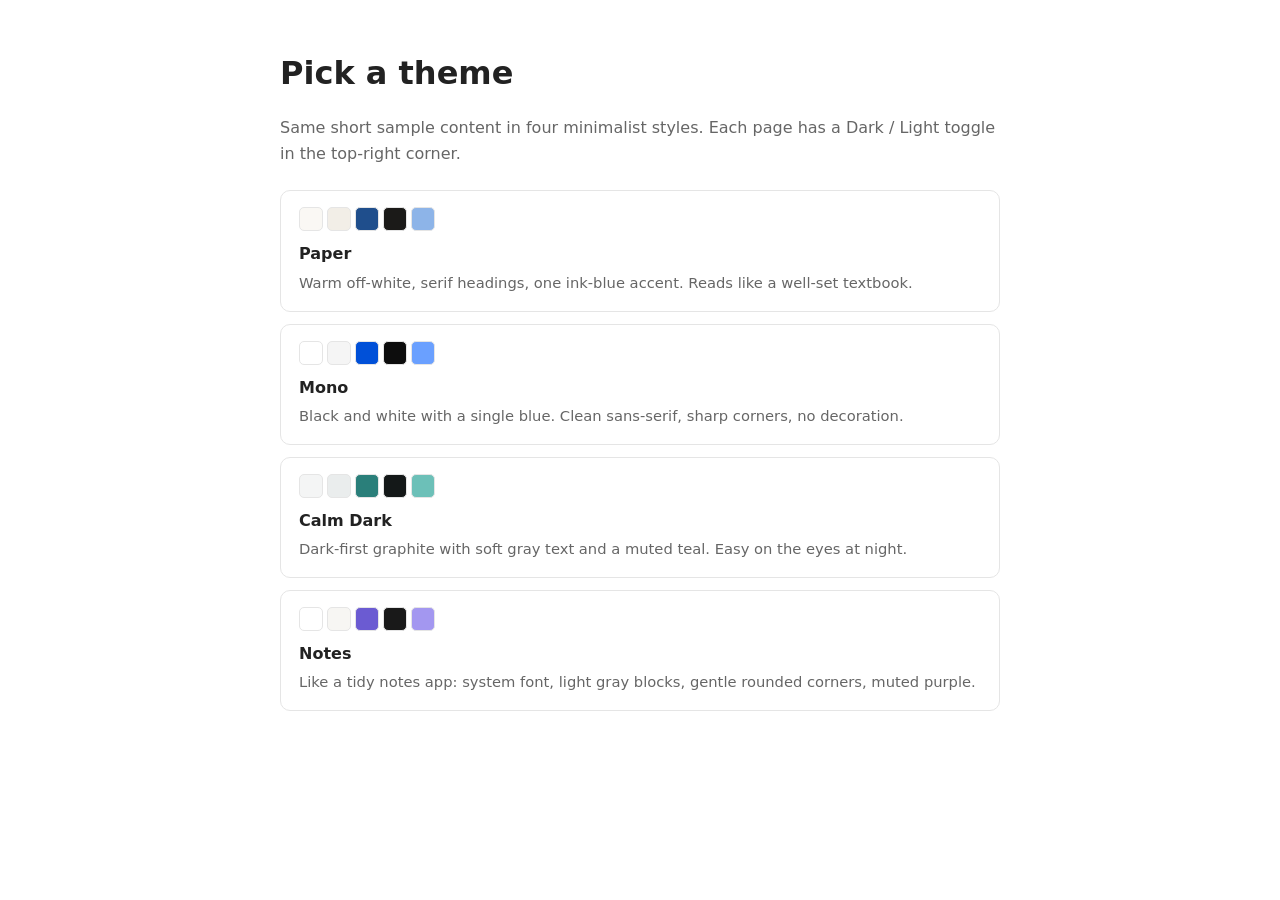
<file: docs/themes/index.html>
<!doctype html>
<html lang="en"><head><meta charset="utf-8"><meta name="viewport" content="width=device-width, initial-scale=1">
<title>Theme samples</title>
<style>
:root{color-scheme:light dark;--bg:#fff;--fg:#222;--muted:#666;--line:#e5e5e5}
@media (prefers-color-scheme:dark){:root{--bg:#111;--fg:#ddd;--muted:#999;--line:#2a2a2a}}
body{margin:0;background:var(--bg);color:var(--fg);font-family:system-ui,sans-serif;line-height:1.6}
main{max-width:720px;margin:0 auto;padding:48px 20px}
h1{margin:0 0 .3em} p{color:var(--muted)}
.grid{display:grid;gap:12px;margin-top:24px}
.card{display:grid;gap:4px;padding:16px 18px;border:1px solid var(--line);border-radius:10px;color:inherit;text-decoration:none}
.card:hover{border-color:var(--fg)}
.card span{color:var(--muted);font-size:.92rem}
.sw{display:flex;gap:4px;margin-bottom:6px} .sw i{width:22px;height:22px;border-radius:5px;border:1px solid var(--line)}
</style></head>
<body><main>
<h1>Pick a theme</h1>
<p>Same short sample content in four minimalist styles. Each page has a Dark / Light toggle in the top-right corner.</p>
<div class="grid"><a class="card" href="paper.html"><span class="sw"><i style="background:#faf8f4"></i><i style="background:#f2eee7"></i><i style="background:#1f4e8c"></i><i style="background:#1b1a18"></i><i style="background:#8db4e8"></i></span><strong>Paper</strong><span>Warm off-white, serif headings, one ink-blue accent. Reads like a well-set textbook.</span></a><a class="card" href="mono.html"><span class="sw"><i style="background:#ffffff"></i><i style="background:#f5f5f5"></i><i style="background:#0050d8"></i><i style="background:#0d0d0d"></i><i style="background:#6aa0ff"></i></span><strong>Mono</strong><span>Black and white with a single blue. Clean sans-serif, sharp corners, no decoration.</span></a><a class="card" href="calm.html"><span class="sw"><i style="background:#f4f5f5"></i><i style="background:#eaeded"></i><i style="background:#2a7f7a"></i><i style="background:#141818"></i><i style="background:#6cc0b8"></i></span><strong>Calm Dark</strong><span>Dark-first graphite with soft gray text and a muted teal. Easy on the eyes at night.</span></a><a class="card" href="notes.html"><span class="sw"><i style="background:#ffffff"></i><i style="background:#f7f6f3"></i><i style="background:#6b5bd2"></i><i style="background:#191919"></i><i style="background:#a397f0"></i></span><strong>Notes</strong><span>Like a tidy notes app: system font, light gray blocks, gentle rounded corners, muted purple.</span></a></div>
</main></body></html>
</file>
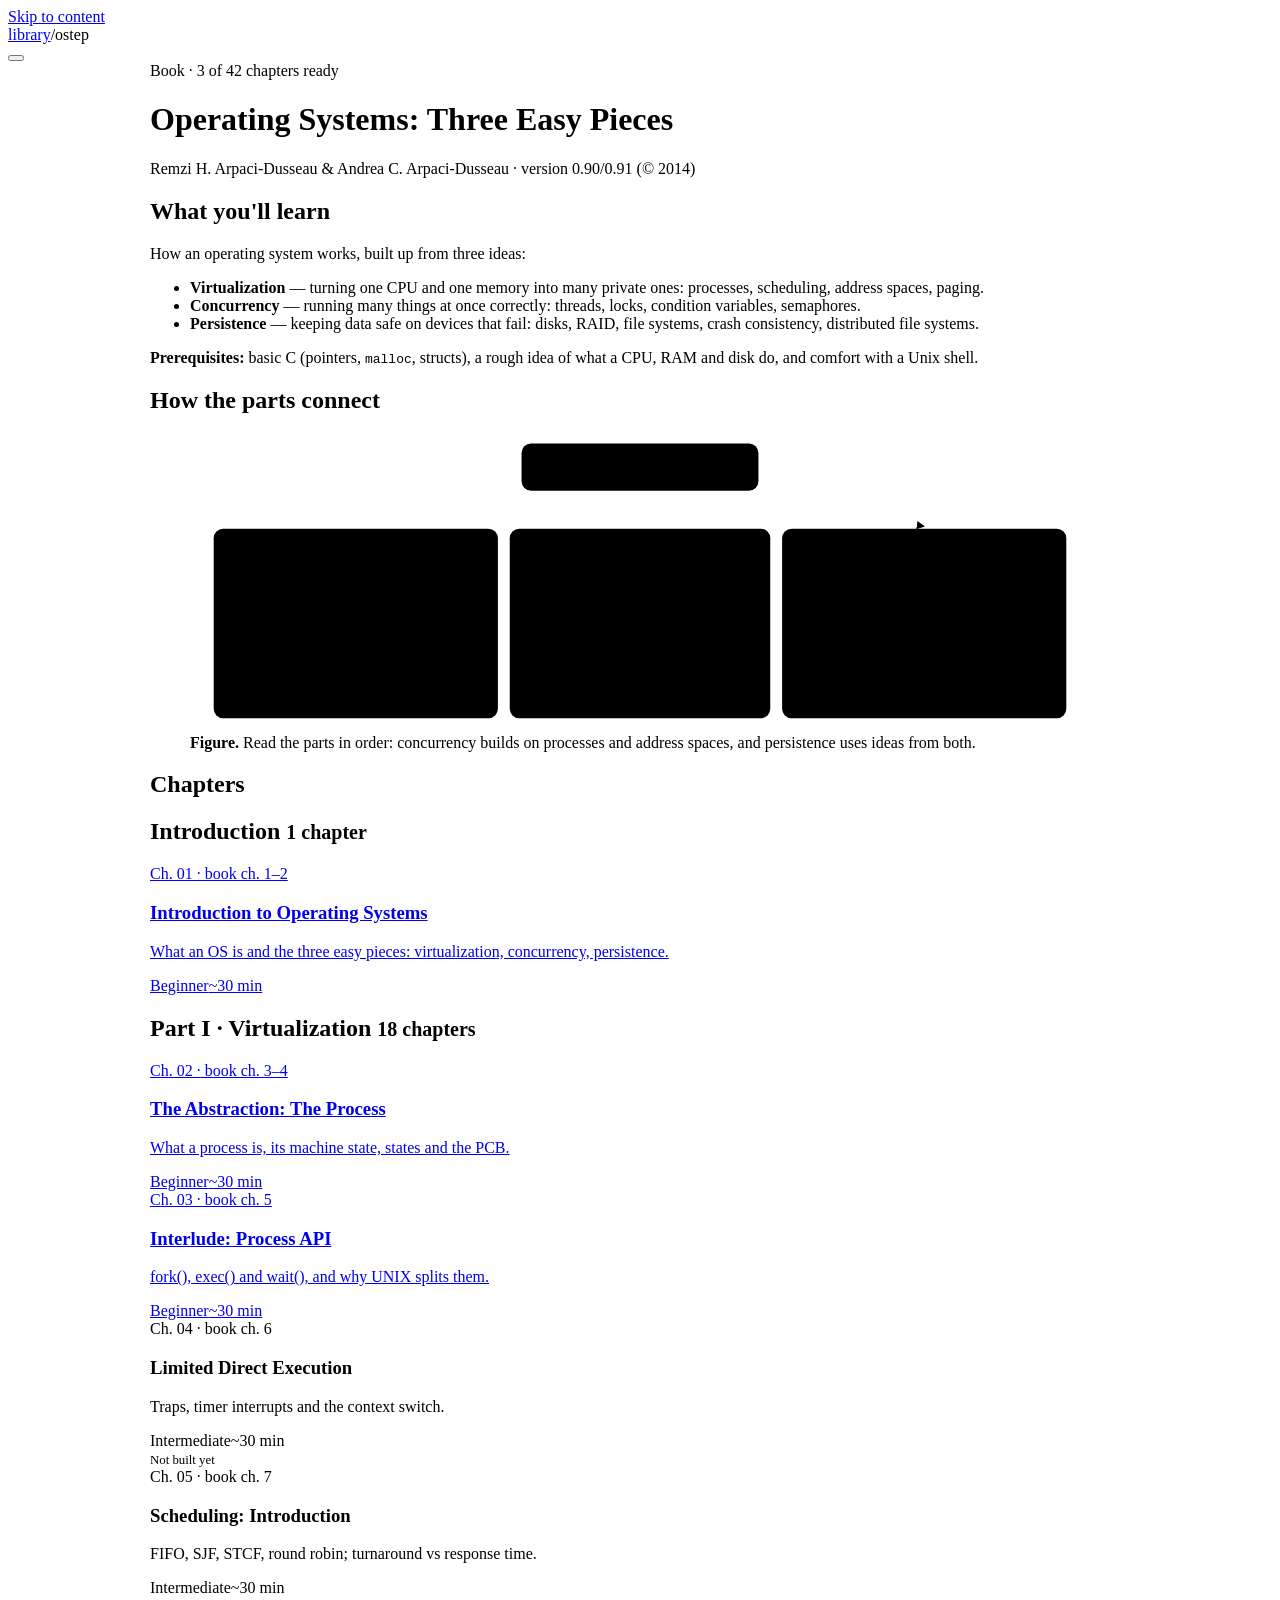
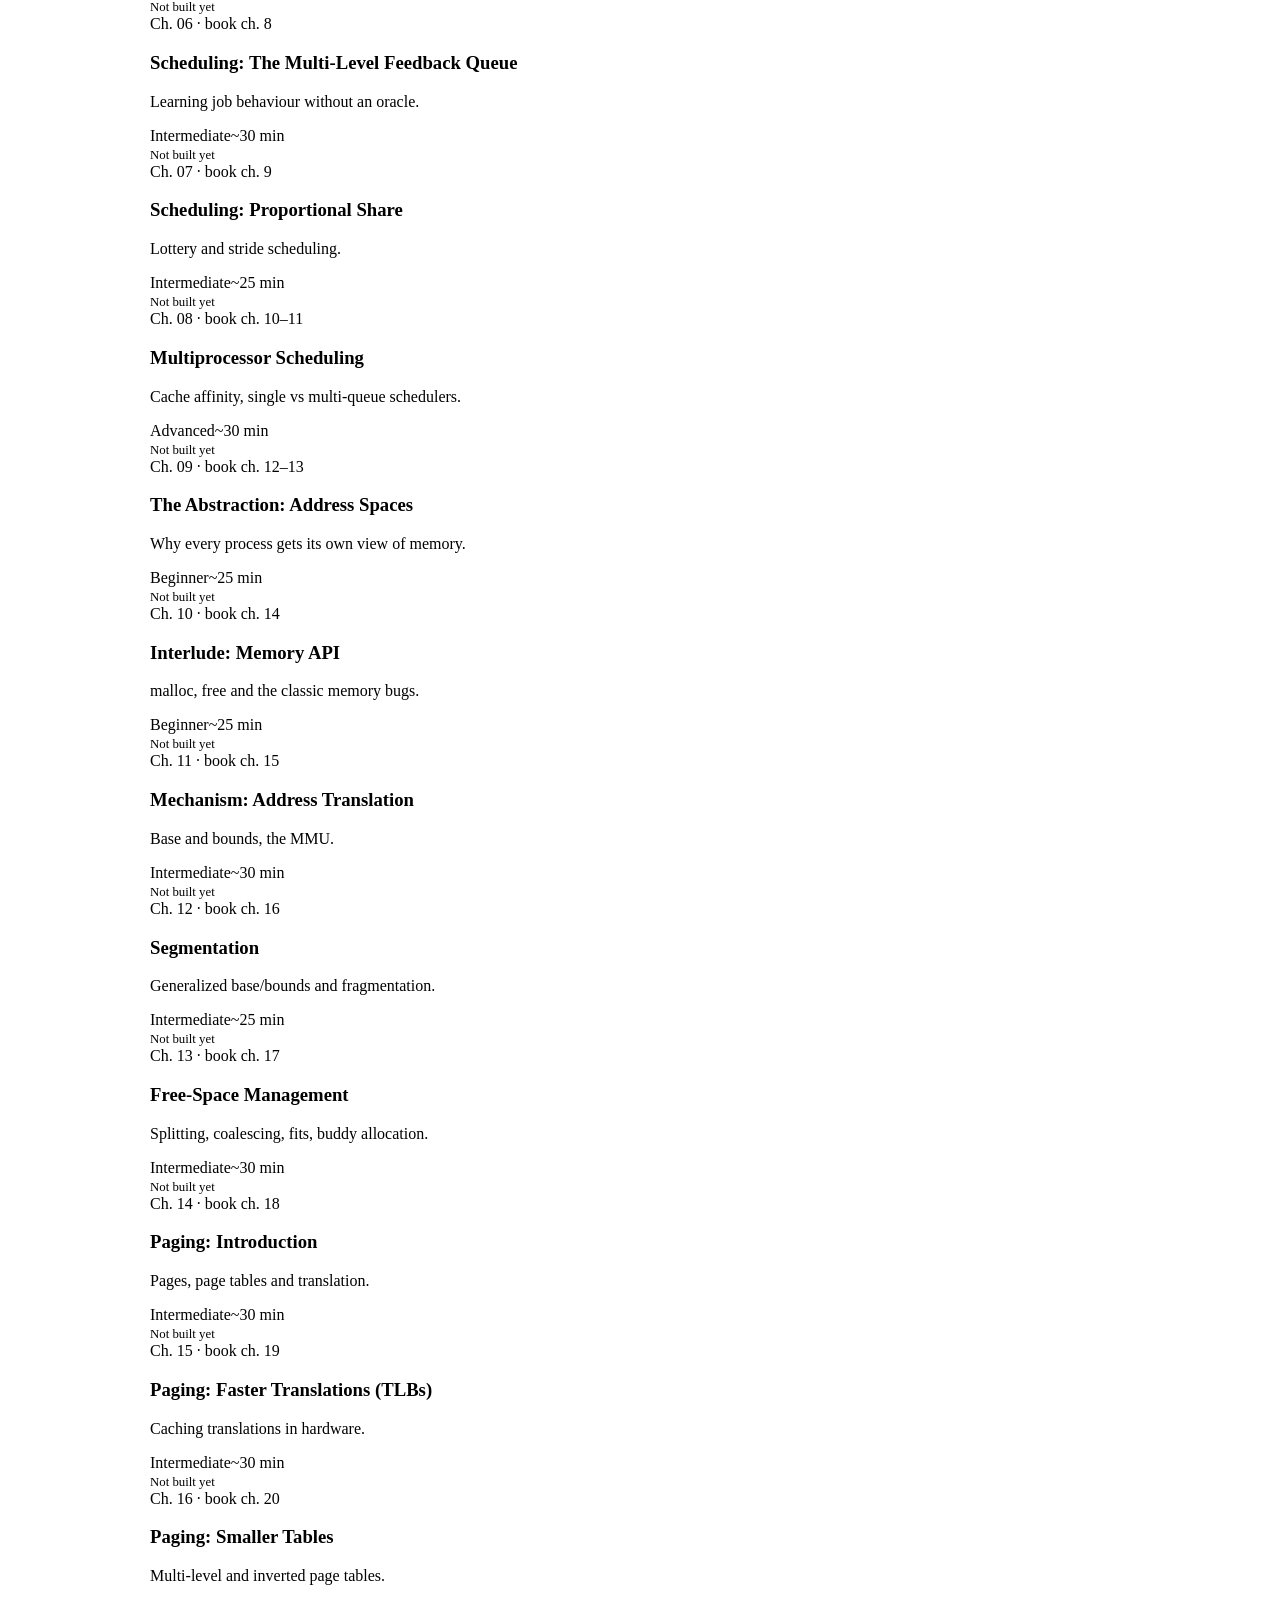
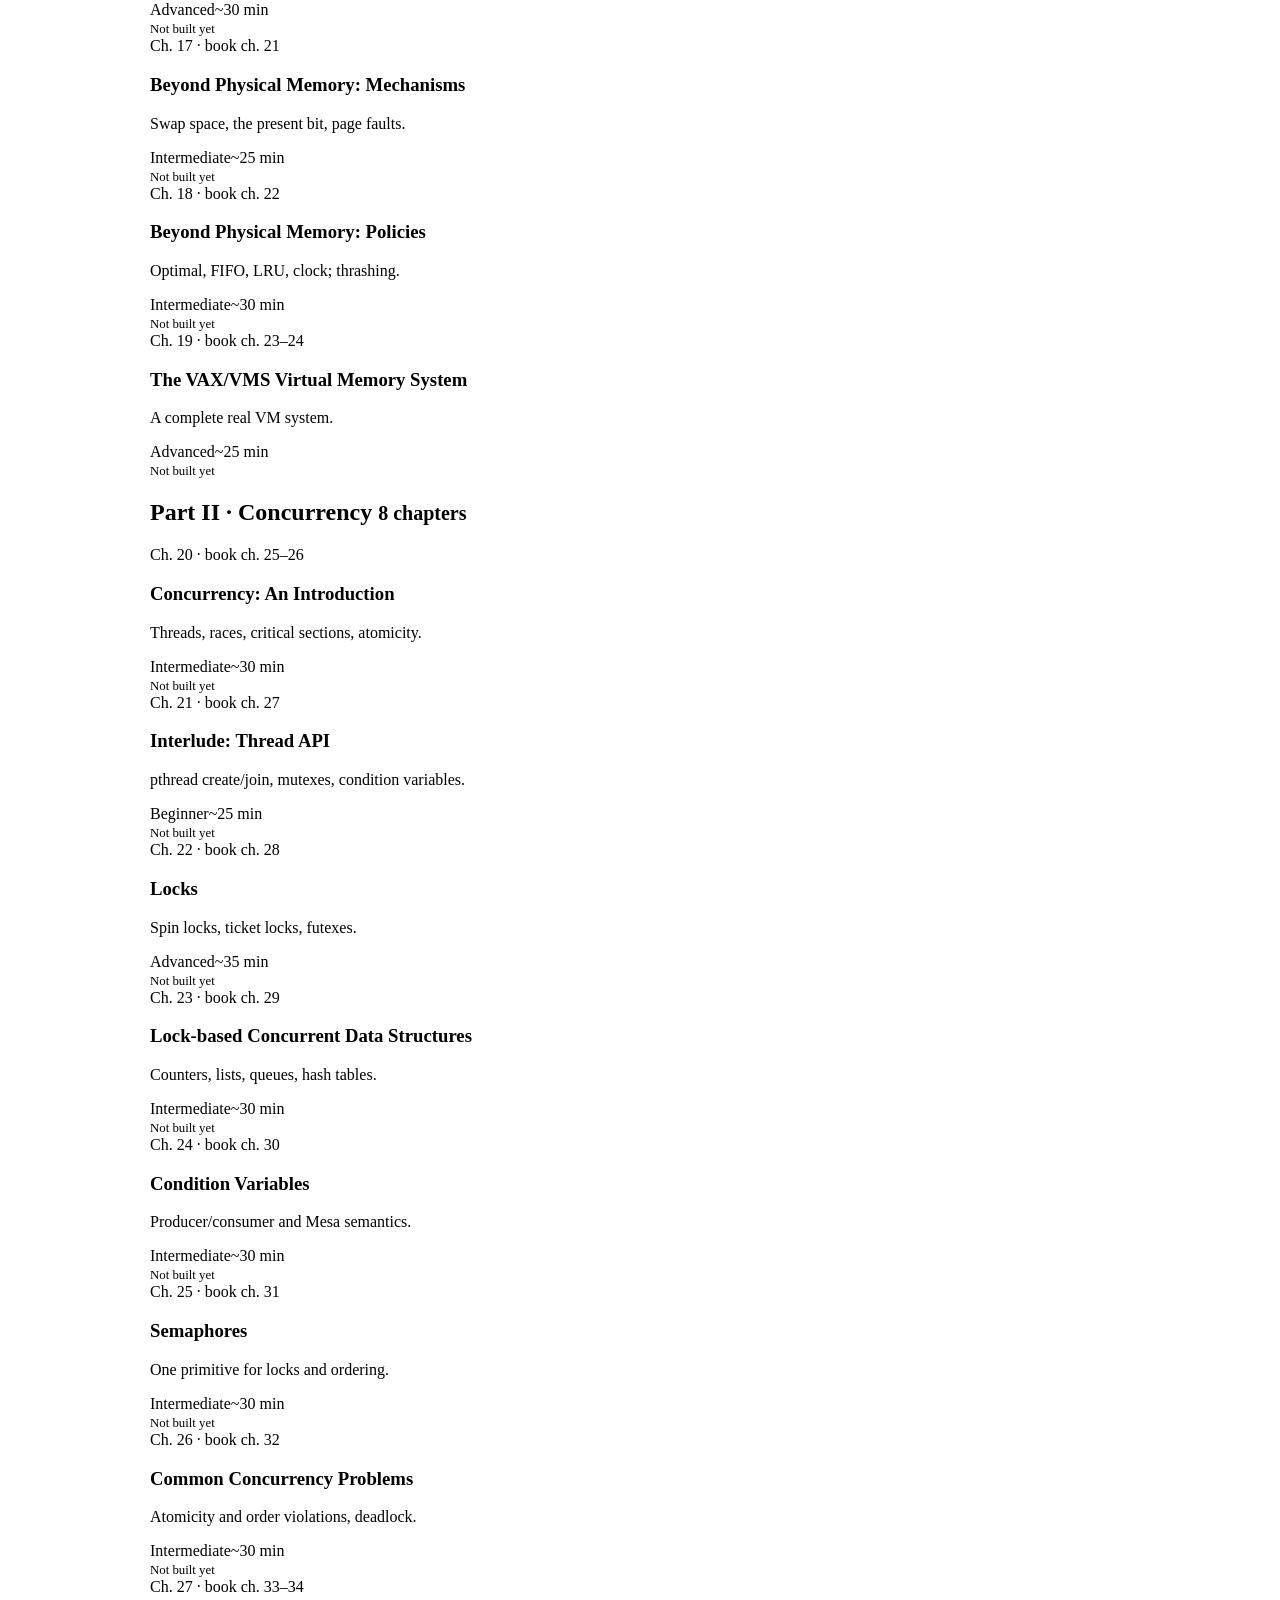
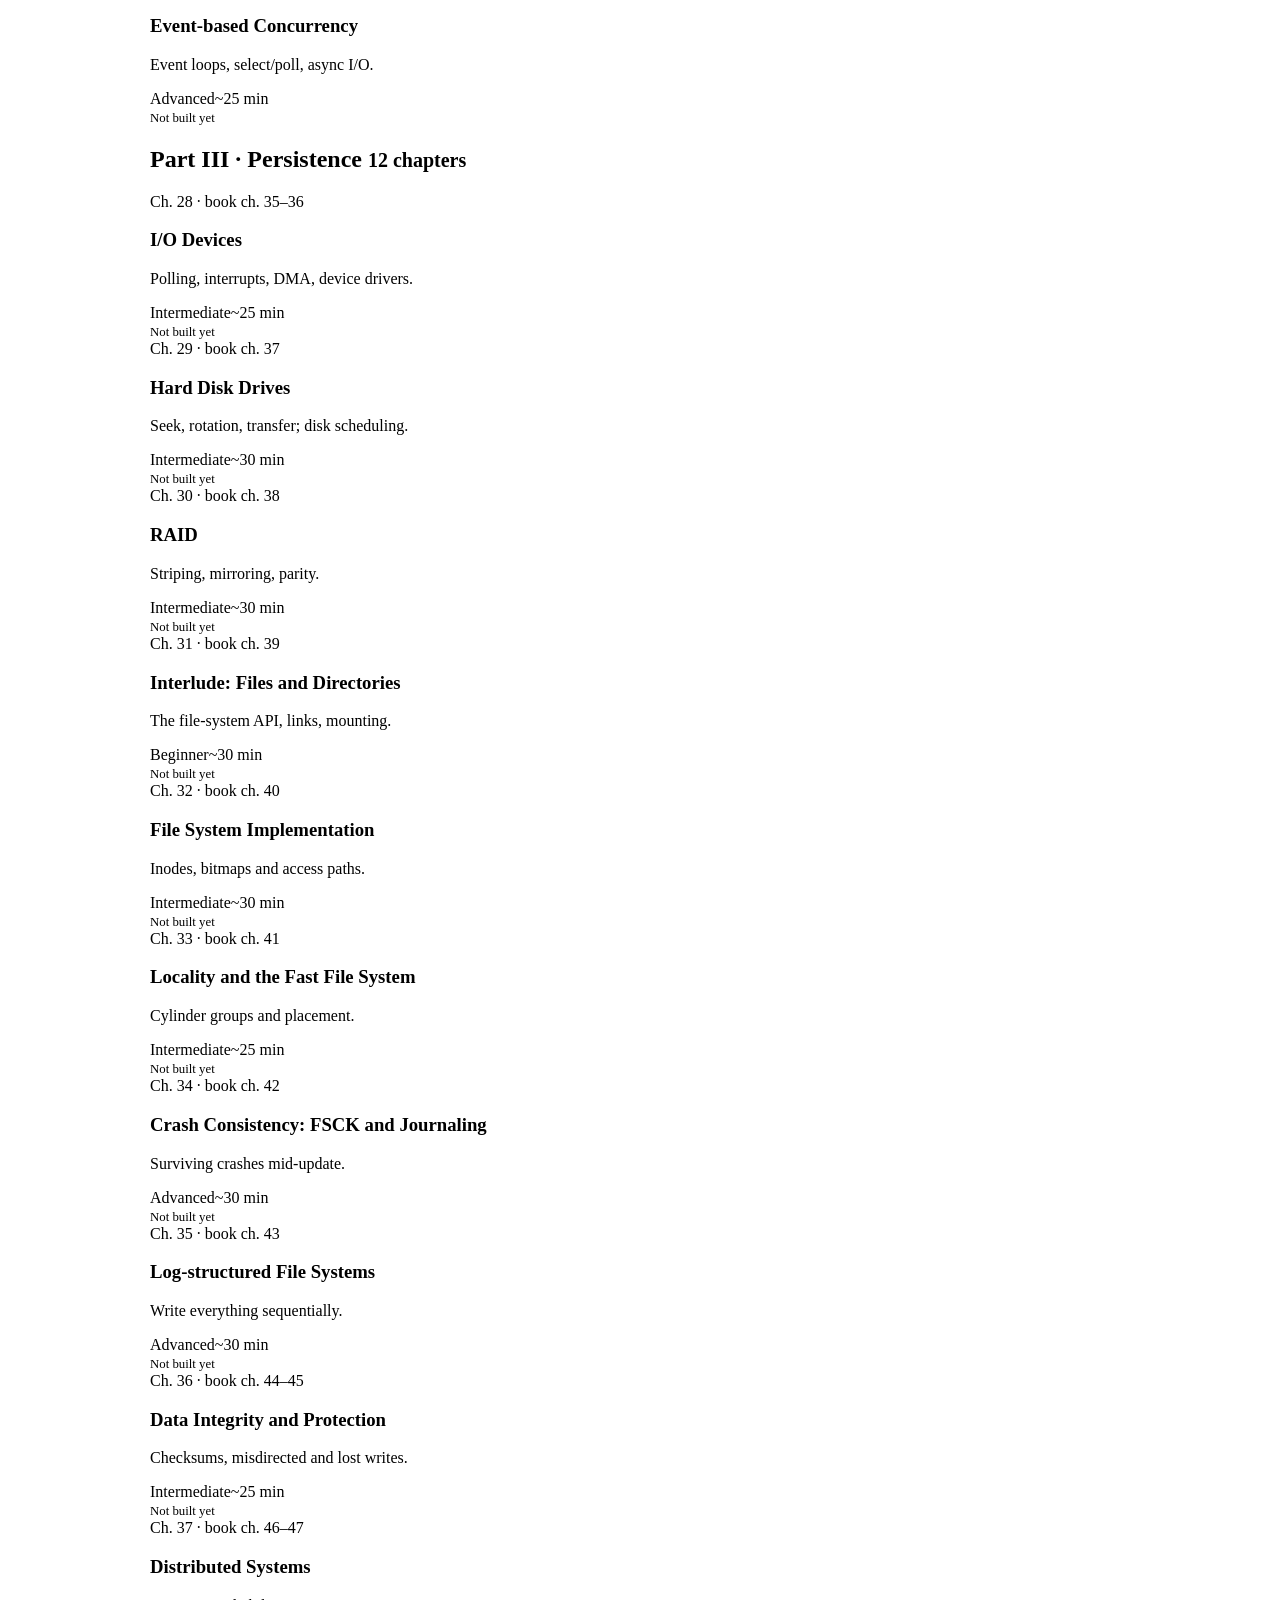
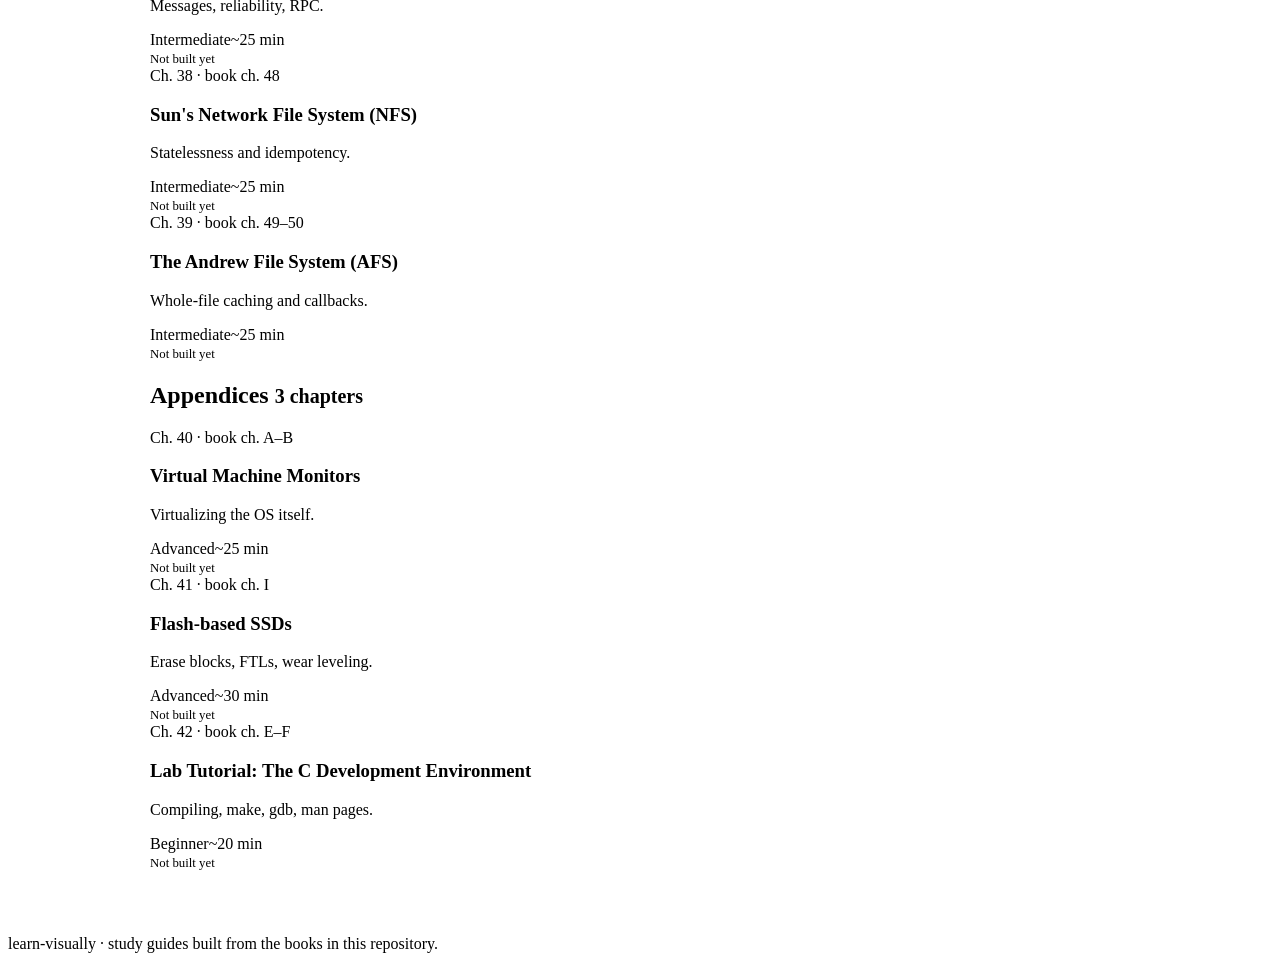
<file: src/ostep/index.html>
<!doctype html>
<html lang="en" data-theme="dark">
<head>
<meta charset="utf-8">
<meta name="viewport" content="width=device-width, initial-scale=1">
<title>Operating Systems: Three Easy Pieces — Study Guide</title>
<meta name="description" content="Chapter-by-chapter visual study guide for Operating Systems: Three Easy Pieces.">
<link rel="preconnect" href="https://fonts.googleapis.com">
<link rel="preconnect" href="https://fonts.gstatic.com" crossorigin>
<link href="https://fonts.googleapis.com/css2?family=Inter:wght@400;500;600;700&family=JetBrains+Mono:wght@400;600&display=swap" rel="stylesheet">
<style>/*@include shared/base.css*/
/*@include ostep/theme.css*/
main.wide { max-width: 980px; margin: 0 auto; padding: 0 20px 4rem; }
.search { display: flex; flex-wrap: wrap; gap: .6rem; margin: 1.4rem 0 .4rem; }
.search input { flex: 1 1 240px; }
.tagchip { font-size: .74rem; color: var(--accent); }
.empty { color: var(--muted); display: none; }
</style>
</head>
<body>
<a class="skip-link" href="#main">Skip to content</a>
<header class="topbar">
  <nav class="crumbs" aria-label="Breadcrumb"><a href="../index.html">library</a><span class="sep">/</span><span class="here">ostep</span></nav>
  <button class="icon-btn" type="button" data-theme-toggle aria-label="Toggle theme"></button>
  <div class="progress" aria-hidden="true"></div>
</header>
<main id="main" class="wide">

<header class="hero">
  <div class="kicker">Book · 3 of 42 chapters ready</div>
  <h1>Operating Systems: Three Easy Pieces</h1>
  <p class="hook">Remzi H. Arpaci-Dusseau &amp; Andrea C. Arpaci-Dusseau · version 0.90/0.91 (© 2014)</p>
</header>

<section class="block" id="learn">
  <h2>What you'll learn</h2>
  <p>How an operating system works, built up from three ideas:</p>
  <ul>
    <li><strong>Virtualization</strong> — turning one CPU and one memory into many private ones: processes, scheduling, address spaces, paging.</li>
    <li><strong>Concurrency</strong> — running many things at once correctly: threads, locks, condition variables, semaphores.</li>
    <li><strong>Persistence</strong> — keeping data safe on devices that fail: disks, RAID, file systems, crash consistency, distributed file systems.</li>
  </ul>
  <p><strong>Prerequisites:</strong> basic C (pointers, <code>malloc</code>, structs), a rough idea of what a CPU, RAM and disk do, and comfort with a Unix shell.</p>
</section>

<section class="block" id="map">
  <h2>How the parts connect</h2>
  <figure class="viz">
    <div class="scroll-x">
    <svg viewBox="0 0 760 250" role="img" aria-labelledby="bm-t bm-d" style="min-width:560px">
      <title id="bm-t">Concept dependency map of the book</title>
      <desc id="bm-d">The introduction leads into three parts. Virtualization covers processes, then CPU scheduling, and address spaces, then paging and swapping. Concurrency covers threads, then locks, then condition variables and semaphores, then concurrency bugs and event-based concurrency. Persistence covers I/O devices and disks, then RAID, files and directories, then file-system implementation, then crash consistency, log-structured file systems and distributed file systems. Concurrency builds on virtualization, and persistence uses both.</desc>
      <defs><marker id="bma" viewBox="0 0 10 10" refX="9" refY="5" markerWidth="7" markerHeight="7" orient="auto"><path d="M0 0L10 5L0 10z" class="f-muted"/></marker></defs>
      <rect x="280" y="8" width="200" height="40" rx="8" class="s-box"/><text x="380" y="33" text-anchor="middle" class="s-head">Introduction (Ch. 01)</text>
      <path d="M330 48 L 140 78M380 48v30M430 48 L 620 78" class="s-arrow" marker-end="url(#bma)"/>
      <rect x="20" y="80" width="240" height="160" rx="8" class="s-user"/>
      <text x="140" y="104" text-anchor="middle" class="s-head">Virtualization</text>
      <text x="140" y="130" text-anchor="middle" class="s-text">processes → scheduling</text>
      <text x="140" y="152" text-anchor="middle" class="s-text-soft">Ch. 02–08</text>
      <text x="140" y="182" text-anchor="middle" class="s-text">address spaces → paging</text>
      <text x="140" y="204" text-anchor="middle" class="s-text">→ swapping</text>
      <text x="140" y="226" text-anchor="middle" class="s-text-soft">Ch. 09–19</text>
      <rect x="270" y="80" width="220" height="160" rx="8" class="s-danger"/>
      <text x="380" y="104" text-anchor="middle" class="s-head">Concurrency</text>
      <text x="380" y="130" text-anchor="middle" class="s-text">threads → locks</text>
      <text x="380" y="152" text-anchor="middle" class="s-text">→ condition variables</text>
      <text x="380" y="174" text-anchor="middle" class="s-text">→ semaphores → bugs</text>
      <text x="380" y="196" text-anchor="middle" class="s-text">→ event-based</text>
      <text x="380" y="226" text-anchor="middle" class="s-text-soft">Ch. 20–27</text>
      <rect x="500" y="80" width="240" height="160" rx="8" class="s-violet"/>
      <text x="620" y="104" text-anchor="middle" class="s-head">Persistence</text>
      <text x="620" y="130" text-anchor="middle" class="s-text">devices → disks → RAID</text>
      <text x="620" y="152" text-anchor="middle" class="s-text">files → FS implementation</text>
      <text x="620" y="174" text-anchor="middle" class="s-text">→ FFS · journaling · LFS</text>
      <text x="620" y="196" text-anchor="middle" class="s-text">→ NFS · AFS</text>
      <text x="620" y="226" text-anchor="middle" class="s-text-soft">Ch. 28–39</text>
    </svg>
    </div>
    <figcaption><strong>Figure.</strong> Read the parts in order: concurrency builds on processes and address spaces, and persistence uses ideas from both.</figcaption>
  </figure>
</section>

<section class="block" id="chapters">
  <h2>Chapters</h2>
  <h2 class="part-head">Introduction <small>1 chapter</small></h2>
<div class="cards"><a class="card" href="chapter-01.html"><span class="num">Ch. 01 · book ch. 1–2</span><h3>Introduction to Operating Systems</h3><p>What an OS is and the three easy pieces: virtualization, concurrency, persistence.</p><div class="meta"><span class="chip level">Beginner</span><span class="chip">~30 min</span></div></a></div><h2 class="part-head">Part I · Virtualization <small>18 chapters</small></h2>
<div class="cards"><a class="card" href="chapter-02.html"><span class="num">Ch. 02 · book ch. 3–4</span><h3>The Abstraction: The Process</h3><p>What a process is, its machine state, states and the PCB.</p><div class="meta"><span class="chip level">Beginner</span><span class="chip">~30 min</span></div></a><a class="card" href="chapter-03.html"><span class="num">Ch. 03 · book ch. 5</span><h3>Interlude: Process API</h3><p>fork(), exec() and wait(), and why UNIX splits them.</p><div class="meta"><span class="chip level">Beginner</span><span class="chip">~30 min</span></div></a><div class="card locked" aria-disabled="true"><span class="num">Ch. 04 · book ch. 6</span><h3>Limited Direct Execution</h3><p>Traps, timer interrupts and the context switch.</p><div class="meta"><span class="chip level">Intermediate</span><span class="chip">~30 min</span></div><span class="soon" style="font-size:.8rem">Not built yet</span></div><div class="card locked" aria-disabled="true"><span class="num">Ch. 05 · book ch. 7</span><h3>Scheduling: Introduction</h3><p>FIFO, SJF, STCF, round robin; turnaround vs response time.</p><div class="meta"><span class="chip level">Intermediate</span><span class="chip">~30 min</span></div><span class="soon" style="font-size:.8rem">Not built yet</span></div><div class="card locked" aria-disabled="true"><span class="num">Ch. 06 · book ch. 8</span><h3>Scheduling: The Multi-Level Feedback Queue</h3><p>Learning job behaviour without an oracle.</p><div class="meta"><span class="chip level">Intermediate</span><span class="chip">~30 min</span></div><span class="soon" style="font-size:.8rem">Not built yet</span></div><div class="card locked" aria-disabled="true"><span class="num">Ch. 07 · book ch. 9</span><h3>Scheduling: Proportional Share</h3><p>Lottery and stride scheduling.</p><div class="meta"><span class="chip level">Intermediate</span><span class="chip">~25 min</span></div><span class="soon" style="font-size:.8rem">Not built yet</span></div><div class="card locked" aria-disabled="true"><span class="num">Ch. 08 · book ch. 10–11</span><h3>Multiprocessor Scheduling</h3><p>Cache affinity, single vs multi-queue schedulers.</p><div class="meta"><span class="chip level">Advanced</span><span class="chip">~30 min</span></div><span class="soon" style="font-size:.8rem">Not built yet</span></div><div class="card locked" aria-disabled="true"><span class="num">Ch. 09 · book ch. 12–13</span><h3>The Abstraction: Address Spaces</h3><p>Why every process gets its own view of memory.</p><div class="meta"><span class="chip level">Beginner</span><span class="chip">~25 min</span></div><span class="soon" style="font-size:.8rem">Not built yet</span></div><div class="card locked" aria-disabled="true"><span class="num">Ch. 10 · book ch. 14</span><h3>Interlude: Memory API</h3><p>malloc, free and the classic memory bugs.</p><div class="meta"><span class="chip level">Beginner</span><span class="chip">~25 min</span></div><span class="soon" style="font-size:.8rem">Not built yet</span></div><div class="card locked" aria-disabled="true"><span class="num">Ch. 11 · book ch. 15</span><h3>Mechanism: Address Translation</h3><p>Base and bounds, the MMU.</p><div class="meta"><span class="chip level">Intermediate</span><span class="chip">~30 min</span></div><span class="soon" style="font-size:.8rem">Not built yet</span></div><div class="card locked" aria-disabled="true"><span class="num">Ch. 12 · book ch. 16</span><h3>Segmentation</h3><p>Generalized base/bounds and fragmentation.</p><div class="meta"><span class="chip level">Intermediate</span><span class="chip">~25 min</span></div><span class="soon" style="font-size:.8rem">Not built yet</span></div><div class="card locked" aria-disabled="true"><span class="num">Ch. 13 · book ch. 17</span><h3>Free-Space Management</h3><p>Splitting, coalescing, fits, buddy allocation.</p><div class="meta"><span class="chip level">Intermediate</span><span class="chip">~30 min</span></div><span class="soon" style="font-size:.8rem">Not built yet</span></div><div class="card locked" aria-disabled="true"><span class="num">Ch. 14 · book ch. 18</span><h3>Paging: Introduction</h3><p>Pages, page tables and translation.</p><div class="meta"><span class="chip level">Intermediate</span><span class="chip">~30 min</span></div><span class="soon" style="font-size:.8rem">Not built yet</span></div><div class="card locked" aria-disabled="true"><span class="num">Ch. 15 · book ch. 19</span><h3>Paging: Faster Translations (TLBs)</h3><p>Caching translations in hardware.</p><div class="meta"><span class="chip level">Intermediate</span><span class="chip">~30 min</span></div><span class="soon" style="font-size:.8rem">Not built yet</span></div><div class="card locked" aria-disabled="true"><span class="num">Ch. 16 · book ch. 20</span><h3>Paging: Smaller Tables</h3><p>Multi-level and inverted page tables.</p><div class="meta"><span class="chip level">Advanced</span><span class="chip">~30 min</span></div><span class="soon" style="font-size:.8rem">Not built yet</span></div><div class="card locked" aria-disabled="true"><span class="num">Ch. 17 · book ch. 21</span><h3>Beyond Physical Memory: Mechanisms</h3><p>Swap space, the present bit, page faults.</p><div class="meta"><span class="chip level">Intermediate</span><span class="chip">~25 min</span></div><span class="soon" style="font-size:.8rem">Not built yet</span></div><div class="card locked" aria-disabled="true"><span class="num">Ch. 18 · book ch. 22</span><h3>Beyond Physical Memory: Policies</h3><p>Optimal, FIFO, LRU, clock; thrashing.</p><div class="meta"><span class="chip level">Intermediate</span><span class="chip">~30 min</span></div><span class="soon" style="font-size:.8rem">Not built yet</span></div><div class="card locked" aria-disabled="true"><span class="num">Ch. 19 · book ch. 23–24</span><h3>The VAX/VMS Virtual Memory System</h3><p>A complete real VM system.</p><div class="meta"><span class="chip level">Advanced</span><span class="chip">~25 min</span></div><span class="soon" style="font-size:.8rem">Not built yet</span></div></div><h2 class="part-head">Part II · Concurrency <small>8 chapters</small></h2>
<div class="cards"><div class="card locked" aria-disabled="true"><span class="num">Ch. 20 · book ch. 25–26</span><h3>Concurrency: An Introduction</h3><p>Threads, races, critical sections, atomicity.</p><div class="meta"><span class="chip level">Intermediate</span><span class="chip">~30 min</span></div><span class="soon" style="font-size:.8rem">Not built yet</span></div><div class="card locked" aria-disabled="true"><span class="num">Ch. 21 · book ch. 27</span><h3>Interlude: Thread API</h3><p>pthread create/join, mutexes, condition variables.</p><div class="meta"><span class="chip level">Beginner</span><span class="chip">~25 min</span></div><span class="soon" style="font-size:.8rem">Not built yet</span></div><div class="card locked" aria-disabled="true"><span class="num">Ch. 22 · book ch. 28</span><h3>Locks</h3><p>Spin locks, ticket locks, futexes.</p><div class="meta"><span class="chip level">Advanced</span><span class="chip">~35 min</span></div><span class="soon" style="font-size:.8rem">Not built yet</span></div><div class="card locked" aria-disabled="true"><span class="num">Ch. 23 · book ch. 29</span><h3>Lock-based Concurrent Data Structures</h3><p>Counters, lists, queues, hash tables.</p><div class="meta"><span class="chip level">Intermediate</span><span class="chip">~30 min</span></div><span class="soon" style="font-size:.8rem">Not built yet</span></div><div class="card locked" aria-disabled="true"><span class="num">Ch. 24 · book ch. 30</span><h3>Condition Variables</h3><p>Producer/consumer and Mesa semantics.</p><div class="meta"><span class="chip level">Intermediate</span><span class="chip">~30 min</span></div><span class="soon" style="font-size:.8rem">Not built yet</span></div><div class="card locked" aria-disabled="true"><span class="num">Ch. 25 · book ch. 31</span><h3>Semaphores</h3><p>One primitive for locks and ordering.</p><div class="meta"><span class="chip level">Intermediate</span><span class="chip">~30 min</span></div><span class="soon" style="font-size:.8rem">Not built yet</span></div><div class="card locked" aria-disabled="true"><span class="num">Ch. 26 · book ch. 32</span><h3>Common Concurrency Problems</h3><p>Atomicity and order violations, deadlock.</p><div class="meta"><span class="chip level">Intermediate</span><span class="chip">~30 min</span></div><span class="soon" style="font-size:.8rem">Not built yet</span></div><div class="card locked" aria-disabled="true"><span class="num">Ch. 27 · book ch. 33–34</span><h3>Event-based Concurrency</h3><p>Event loops, select/poll, async I/O.</p><div class="meta"><span class="chip level">Advanced</span><span class="chip">~25 min</span></div><span class="soon" style="font-size:.8rem">Not built yet</span></div></div><h2 class="part-head">Part III · Persistence <small>12 chapters</small></h2>
<div class="cards"><div class="card locked" aria-disabled="true"><span class="num">Ch. 28 · book ch. 35–36</span><h3>I/O Devices</h3><p>Polling, interrupts, DMA, device drivers.</p><div class="meta"><span class="chip level">Intermediate</span><span class="chip">~25 min</span></div><span class="soon" style="font-size:.8rem">Not built yet</span></div><div class="card locked" aria-disabled="true"><span class="num">Ch. 29 · book ch. 37</span><h3>Hard Disk Drives</h3><p>Seek, rotation, transfer; disk scheduling.</p><div class="meta"><span class="chip level">Intermediate</span><span class="chip">~30 min</span></div><span class="soon" style="font-size:.8rem">Not built yet</span></div><div class="card locked" aria-disabled="true"><span class="num">Ch. 30 · book ch. 38</span><h3>RAID</h3><p>Striping, mirroring, parity.</p><div class="meta"><span class="chip level">Intermediate</span><span class="chip">~30 min</span></div><span class="soon" style="font-size:.8rem">Not built yet</span></div><div class="card locked" aria-disabled="true"><span class="num">Ch. 31 · book ch. 39</span><h3>Interlude: Files and Directories</h3><p>The file-system API, links, mounting.</p><div class="meta"><span class="chip level">Beginner</span><span class="chip">~30 min</span></div><span class="soon" style="font-size:.8rem">Not built yet</span></div><div class="card locked" aria-disabled="true"><span class="num">Ch. 32 · book ch. 40</span><h3>File System Implementation</h3><p>Inodes, bitmaps and access paths.</p><div class="meta"><span class="chip level">Intermediate</span><span class="chip">~30 min</span></div><span class="soon" style="font-size:.8rem">Not built yet</span></div><div class="card locked" aria-disabled="true"><span class="num">Ch. 33 · book ch. 41</span><h3>Locality and the Fast File System</h3><p>Cylinder groups and placement.</p><div class="meta"><span class="chip level">Intermediate</span><span class="chip">~25 min</span></div><span class="soon" style="font-size:.8rem">Not built yet</span></div><div class="card locked" aria-disabled="true"><span class="num">Ch. 34 · book ch. 42</span><h3>Crash Consistency: FSCK and Journaling</h3><p>Surviving crashes mid-update.</p><div class="meta"><span class="chip level">Advanced</span><span class="chip">~30 min</span></div><span class="soon" style="font-size:.8rem">Not built yet</span></div><div class="card locked" aria-disabled="true"><span class="num">Ch. 35 · book ch. 43</span><h3>Log-structured File Systems</h3><p>Write everything sequentially.</p><div class="meta"><span class="chip level">Advanced</span><span class="chip">~30 min</span></div><span class="soon" style="font-size:.8rem">Not built yet</span></div><div class="card locked" aria-disabled="true"><span class="num">Ch. 36 · book ch. 44–45</span><h3>Data Integrity and Protection</h3><p>Checksums, misdirected and lost writes.</p><div class="meta"><span class="chip level">Intermediate</span><span class="chip">~25 min</span></div><span class="soon" style="font-size:.8rem">Not built yet</span></div><div class="card locked" aria-disabled="true"><span class="num">Ch. 37 · book ch. 46–47</span><h3>Distributed Systems</h3><p>Messages, reliability, RPC.</p><div class="meta"><span class="chip level">Intermediate</span><span class="chip">~25 min</span></div><span class="soon" style="font-size:.8rem">Not built yet</span></div><div class="card locked" aria-disabled="true"><span class="num">Ch. 38 · book ch. 48</span><h3>Sun&#x27;s Network File System (NFS)</h3><p>Statelessness and idempotency.</p><div class="meta"><span class="chip level">Intermediate</span><span class="chip">~25 min</span></div><span class="soon" style="font-size:.8rem">Not built yet</span></div><div class="card locked" aria-disabled="true"><span class="num">Ch. 39 · book ch. 49–50</span><h3>The Andrew File System (AFS)</h3><p>Whole-file caching and callbacks.</p><div class="meta"><span class="chip level">Intermediate</span><span class="chip">~25 min</span></div><span class="soon" style="font-size:.8rem">Not built yet</span></div></div><h2 class="part-head">Appendices <small>3 chapters</small></h2>
<div class="cards"><div class="card locked" aria-disabled="true"><span class="num">Ch. 40 · book ch. A–B</span><h3>Virtual Machine Monitors</h3><p>Virtualizing the OS itself.</p><div class="meta"><span class="chip level">Advanced</span><span class="chip">~25 min</span></div><span class="soon" style="font-size:.8rem">Not built yet</span></div><div class="card locked" aria-disabled="true"><span class="num">Ch. 41 · book ch. I</span><h3>Flash-based SSDs</h3><p>Erase blocks, FTLs, wear leveling.</p><div class="meta"><span class="chip level">Advanced</span><span class="chip">~30 min</span></div><span class="soon" style="font-size:.8rem">Not built yet</span></div><div class="card locked" aria-disabled="true"><span class="num">Ch. 42 · book ch. E–F</span><h3>Lab Tutorial: The C Development Environment</h3><p>Compiling, make, gdb, man pages.</p><div class="meta"><span class="chip level">Beginner</span><span class="chip">~20 min</span></div><span class="soon" style="font-size:.8rem">Not built yet</span></div></div>
</section>
</main>
<footer class="site">learn-visually · study guides built from the books in this repository.</footer>
<script>/*@include shared/base.js*/</script>

</body>
</html>
</file>
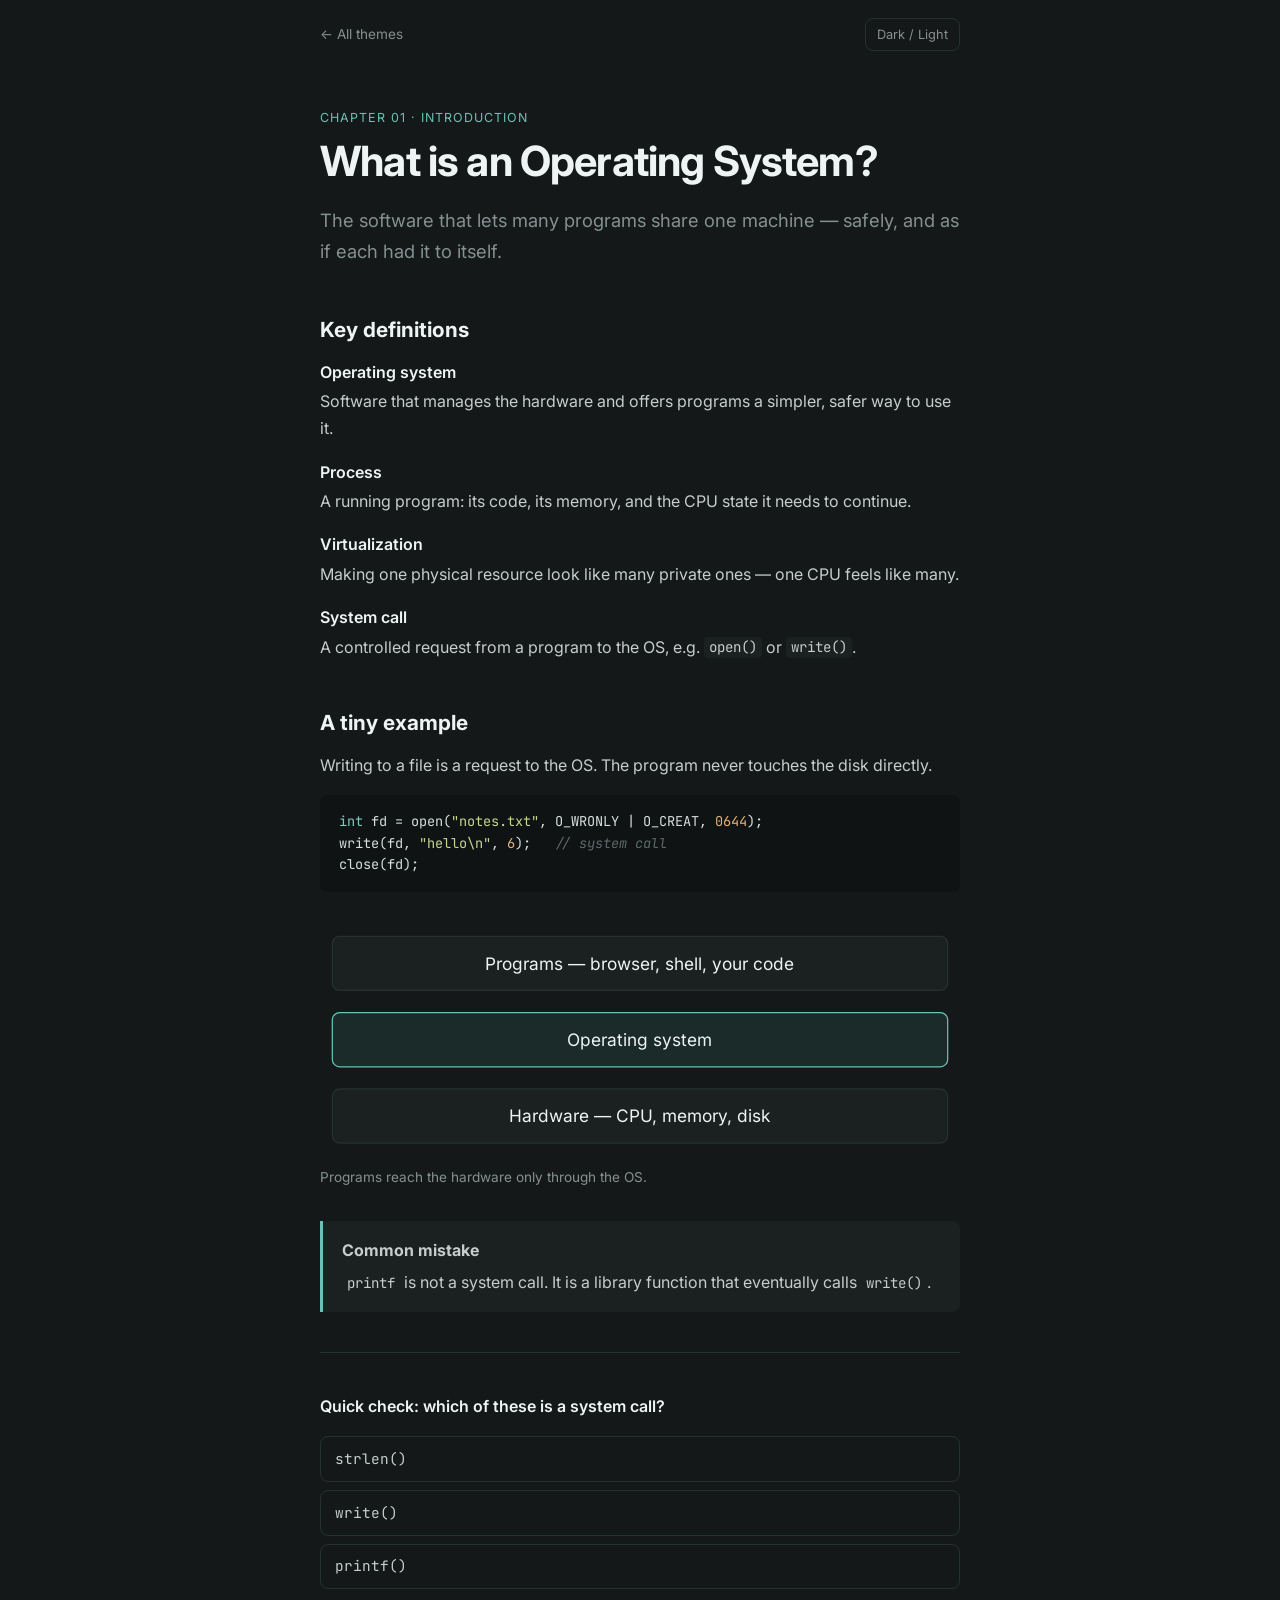
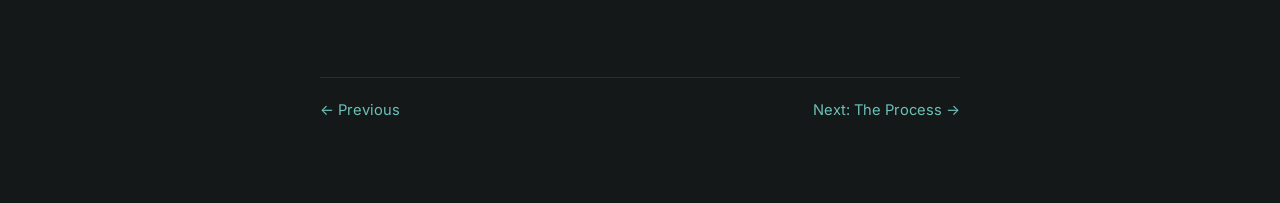
<file: docs/themes/calm.html>
<!doctype html>
<html lang="en" data-theme="dark">
<head>
<meta charset="utf-8">
<meta name="viewport" content="width=device-width, initial-scale=1">
<title>Theme sample · Calm Dark</title>
<link rel="preconnect" href="https://fonts.googleapis.com"><link rel="preconnect" href="https://fonts.gstatic.com" crossorigin><link href="https://fonts.googleapis.com/css2?family=Inter:wght@400;600;700&family=JetBrains+Mono&display=swap" rel="stylesheet">
<style>:root{--head:"Inter",system-ui,sans-serif;--body:"Inter",system-ui,sans-serif;--mono:"JetBrains Mono",monospace;--r:8px;--bg:#f4f5f5;--fg:#2c3333;--strong:#111717;--muted:#667070;--line:#dde1e1;--soft:#eaeded;--accent:#2a7f7a;--accent-soft:#e1efee;--codebg:#1d2222;--codefg:#d6dede;--ck:#7fc8c2;--cs:#c9d48f;--cn:#e3b17d;--cc:#6c7878;--ok:#2a7f5a;--bad:#b04646;color-scheme:light}@media (prefers-color-scheme:dark){:root:not([data-theme=light]){--head:"Inter",system-ui,sans-serif;--body:"Inter",system-ui,sans-serif;--mono:"JetBrains Mono",monospace;--r:8px;--bg:#141818;--fg:#c6cdcd;--strong:#eef3f3;--muted:#859090;--line:#263030;--soft:#1b2121;--accent:#6cc0b8;--accent-soft:#1a2b2a;--codebg:#0f1313;--codefg:#d6dede;--ck:#7fc8c2;--cs:#c9d48f;--cn:#e3b17d;--cc:#5d6969;--ok:#7fcf9f;--bad:#e38c8c;color-scheme:dark}}:root[data-theme=dark]{--head:"Inter",system-ui,sans-serif;--body:"Inter",system-ui,sans-serif;--mono:"JetBrains Mono",monospace;--r:8px;--bg:#141818;--fg:#c6cdcd;--strong:#eef3f3;--muted:#859090;--line:#263030;--soft:#1b2121;--accent:#6cc0b8;--accent-soft:#1a2b2a;--codebg:#0f1313;--codefg:#d6dede;--ck:#7fc8c2;--cs:#c9d48f;--cn:#e3b17d;--cc:#5d6969;--ok:#7fcf9f;--bad:#e38c8c;color-scheme:dark}
*{box-sizing:border-box} body{margin:0;background:var(--bg);color:var(--fg);font-family:var(--body);line-height:1.7;-webkit-font-smoothing:antialiased}
main{max-width:680px;margin:0 auto;padding:24px 20px 80px}
.top{max-width:680px;margin:0 auto;padding:18px 20px 0;display:flex;justify-content:space-between;align-items:center;font-size:.85rem}
.back{color:var(--muted);text-decoration:none} .back:hover{color:var(--accent)}
.toggle{font:inherit;font-size:.8rem;color:var(--muted);background:none;border:1px solid var(--line);border-radius:var(--r);padding:.3rem .7rem;cursor:pointer}
.toggle:hover{color:var(--fg)}
h1,h2{font-family:var(--head);color:var(--strong);line-height:1.2}
h1{font-size:clamp(2rem,5vw,2.6rem);margin:.2em 0 .3em;letter-spacing:-.02em}
h2{font-size:1.3rem;margin:2.4em 0 .6em}
.eyebrow{font-size:.78rem;letter-spacing:.08em;text-transform:uppercase;color:var(--accent);margin:2rem 0 0}
.lead{font-size:1.15rem;color:var(--muted)}
code,pre{font-family:var(--mono)}
:not(pre)>code{font-size:.88em;background:var(--soft);padding:.1em .35em;border-radius:4px}
.defs{margin:0}
.defs dt{font-weight:600;color:var(--strong);margin-top:1rem}
.defs dd{margin:.15rem 0 0;color:var(--fg)}
.code{background:var(--codebg);color:var(--codefg);padding:1rem 1.2rem;border-radius:var(--r);overflow-x:auto;font-size:.85rem;line-height:1.6}
.code .k{color:var(--ck)} .code .s{color:var(--cs)} .code .n{color:var(--cn)} .code .c{color:var(--cc);font-style:italic}
.fig{margin:2rem 0}
.fig svg{width:100%;height:auto;display:block}
.fig figcaption{font-size:.85rem;color:var(--muted);margin-top:.5rem}
.l1,.l2,.l3{fill:var(--soft);stroke:var(--line)} .l2{fill:var(--accent-soft);stroke:var(--accent)}
.lt{font-family:var(--body);font-size:14px;fill:var(--strong);text-anchor:middle}
.callout{margin:2rem 0;padding:1rem 1.2rem;border-left:3px solid var(--accent);background:var(--soft);border-radius:0 var(--r) var(--r) 0}
.callout p{margin:.3rem 0 0}
.quiz{margin:2.5rem 0;padding-top:1.5rem;border-top:1px solid var(--line)}
.q{font-weight:600;color:var(--strong)}
.opts{list-style:none;padding:0;display:grid;gap:.5rem}
.opts button{width:100%;text-align:left;font:inherit;font-family:var(--mono);font-size:.9rem;color:var(--fg);background:transparent;border:1px solid var(--line);border-radius:var(--r);padding:.6rem .9rem;cursor:pointer}
.opts button:hover{border-color:var(--accent)}
.opts button.right{border-color:var(--ok);color:var(--ok)} .opts button.wrong{border-color:var(--bad);color:var(--bad)}
.fb{color:var(--muted);min-height:1.5em}
.pager{display:flex;justify-content:space-between;gap:1rem;margin-top:3rem;padding-top:1.2rem;border-top:1px solid var(--line);font-size:.92rem}
.pager a{color:var(--accent);text-decoration:none} .pager a:hover{text-decoration:underline}
a:focus-visible,button:focus-visible{outline:2px solid var(--accent);outline-offset:2px}
</style>
</head>
<body>
<header class="top">
  <a href="index.html" class="back">← All themes</a>
  <button class="toggle" type="button" aria-label="Toggle dark mode">Dark / Light</button>
</header>
<main>
  <p class="eyebrow">Chapter 01 · Introduction</p>
  <h1>What is an Operating System?</h1>
  <p class="lead">The software that lets many programs share one machine — safely, and as if each had it to itself.</p>

  <h2>Key definitions</h2>
  <dl class="defs">
    <dt>Operating system</dt>
    <dd>Software that manages the hardware and offers programs a simpler, safer way to use it.</dd>
    <dt>Process</dt>
    <dd>A running program: its code, its memory, and the CPU state it needs to continue.</dd>
    <dt>Virtualization</dt>
    <dd>Making one physical resource look like many private ones — one CPU feels like many.</dd>
    <dt>System call</dt>
    <dd>A controlled request from a program to the OS, e.g. <code>open()</code> or <code>write()</code>.</dd>
  </dl>

  <h2>A tiny example</h2>
  <p>Writing to a file is a request to the OS. The program never touches the disk directly.</p>
  <pre class="code"><code><span class="k">int</span> fd = open(<span class="s">"notes.txt"</span>, O_WRONLY | O_CREAT, <span class="n">0644</span>);
write(fd, <span class="s">"hello\n"</span>, <span class="n">6</span>);   <span class="c">// system call</span>
close(fd);</code></pre>

  <figure class="fig">
    <svg viewBox="0 0 520 190" role="img" aria-label="Layers: programs on top, the operating system in the middle, hardware at the bottom">
      <rect x="10" y="10" width="500" height="44" rx="6" class="l1"/>
      <text x="260" y="37" class="lt">Programs — browser, shell, your code</text>
      <rect x="10" y="72" width="500" height="44" rx="6" class="l2"/>
      <text x="260" y="99" class="lt">Operating system</text>
      <rect x="10" y="134" width="500" height="44" rx="6" class="l3"/>
      <text x="260" y="161" class="lt">Hardware — CPU, memory, disk</text>
    </svg>
    <figcaption>Programs reach the hardware only through the OS.</figcaption>
  </figure>

  <aside class="callout">
    <strong>Common mistake</strong>
    <p><code>printf</code> is not a system call. It is a library function that eventually calls <code>write()</code>.</p>
  </aside>

  <section class="quiz">
    <p class="q">Quick check: which of these is a system call?</p>
    <ol class="opts">
      <li><button type="button" data-ok="0">strlen()</button></li>
      <li><button type="button" data-ok="1">write()</button></li>
      <li><button type="button" data-ok="0">printf()</button></li>
    </ol>
    <p class="fb" aria-live="polite"></p>
  </section>

  <nav class="pager">
    <a href="#">← Previous</a>
    <a href="#">Next: The Process →</a>
  </nav>
</main>
<script>
document.querySelector(".toggle").addEventListener("click", function () {
  var r = document.documentElement;
  var dark = r.dataset.theme ? r.dataset.theme === "dark" : matchMedia("(prefers-color-scheme: dark)").matches;
  r.dataset.theme = dark ? "light" : "dark";
});
document.querySelectorAll(".opts button").forEach(function (b) {
  b.addEventListener("click", function () {
    document.querySelectorAll(".opts button").forEach(function (x) { x.classList.remove("right", "wrong"); });
    var ok = b.dataset.ok === "1";
    b.classList.add(ok ? "right" : "wrong");
    document.querySelector(".fb").textContent = ok ? "Correct — write() asks the kernel to do the work." : "Not quite — that one runs entirely inside your program.";
  });
});
</script>
</body>
</html>
</file>
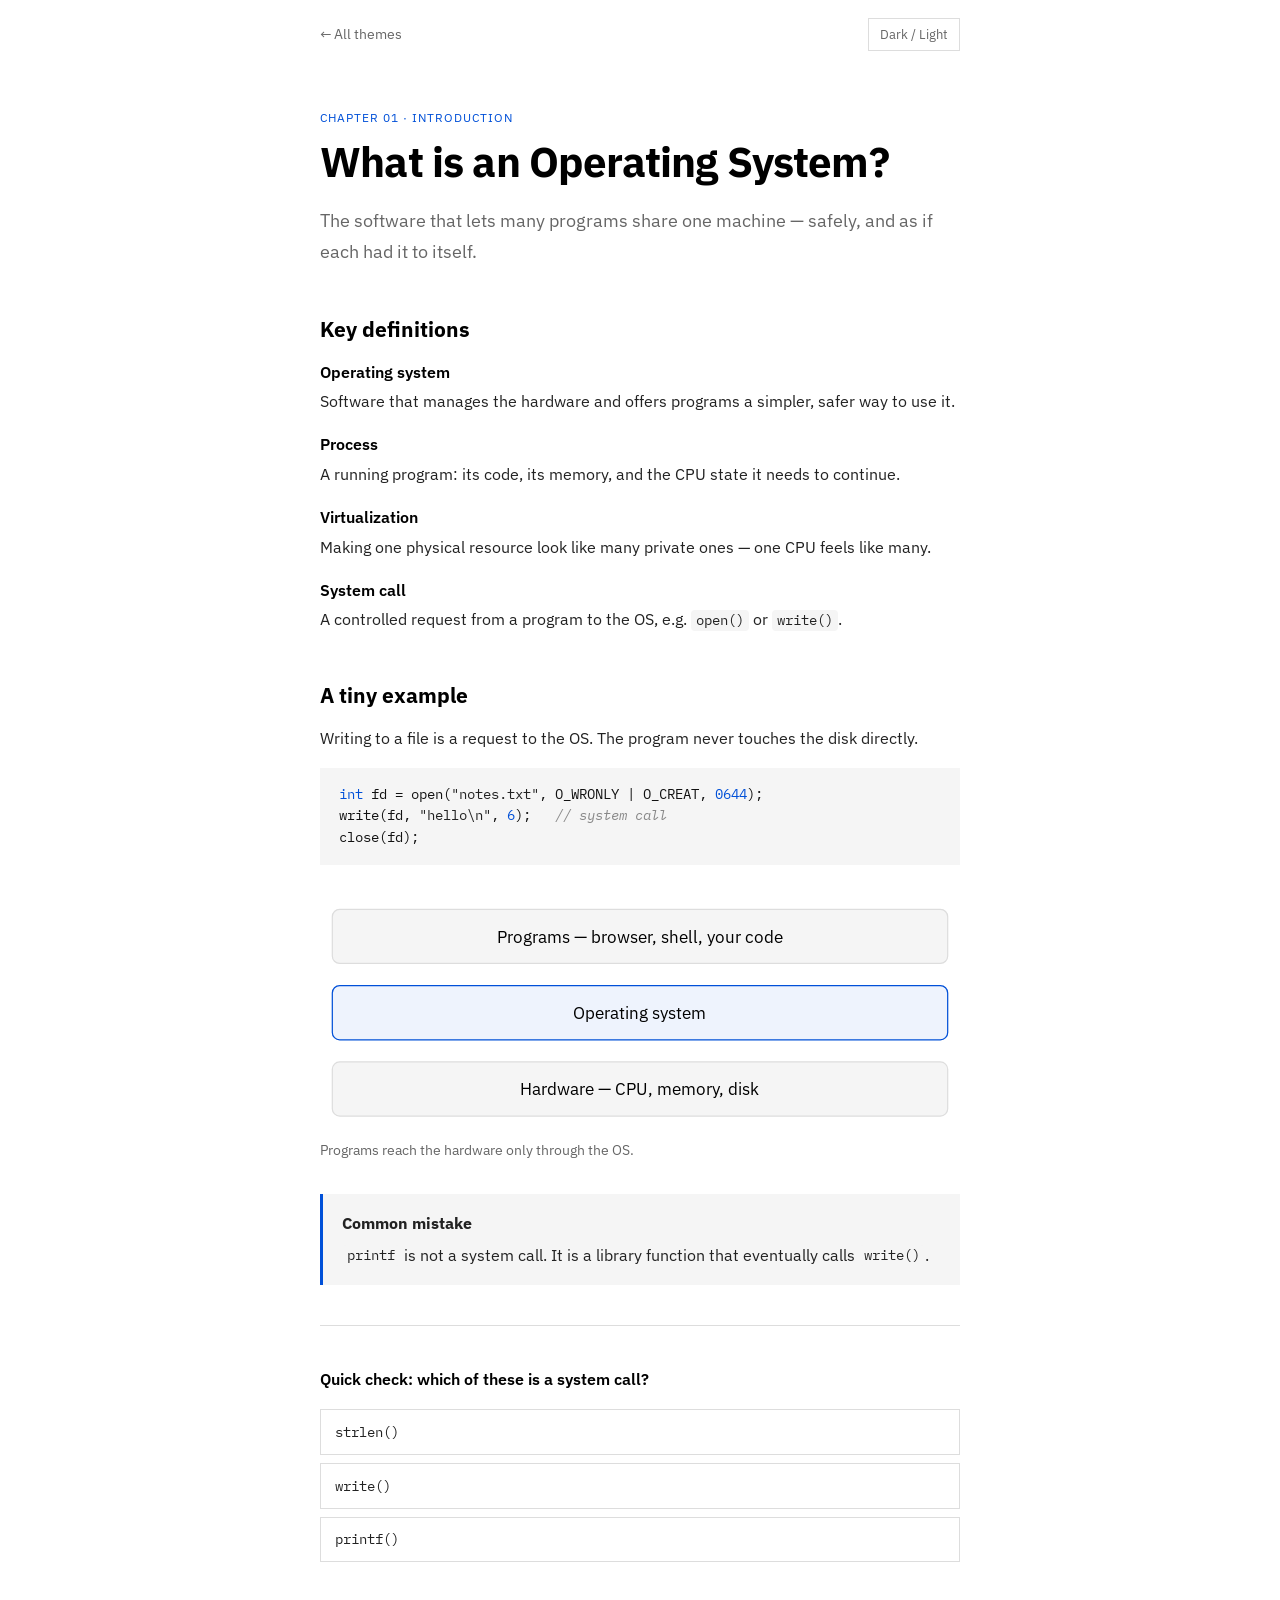
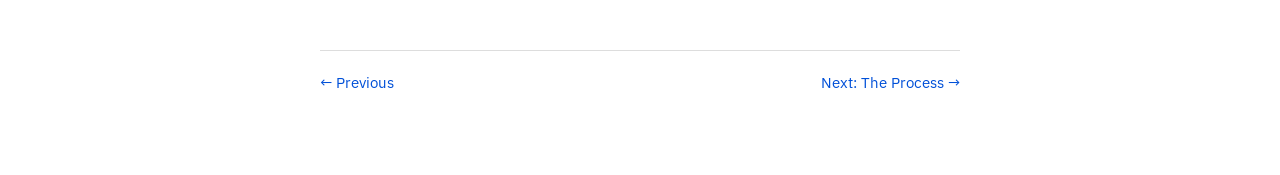
<file: docs/themes/mono.html>
<!doctype html>
<html lang="en">
<head>
<meta charset="utf-8">
<meta name="viewport" content="width=device-width, initial-scale=1">
<title>Theme sample · Mono</title>
<link rel="preconnect" href="https://fonts.googleapis.com"><link rel="preconnect" href="https://fonts.gstatic.com" crossorigin><link href="https://fonts.googleapis.com/css2?family=IBM+Plex+Sans:wght@400;600&family=IBM+Plex+Mono:wght@400;600&display=swap" rel="stylesheet">
<style>:root{--head:"IBM Plex Sans",system-ui,sans-serif;--body:"IBM Plex Sans",system-ui,sans-serif;--mono:"IBM Plex Mono",monospace;--r:0px;--bg:#ffffff;--fg:#222;--strong:#000;--muted:#666;--line:#ddd;--soft:#f5f5f5;--accent:#0050d8;--accent-soft:#eef3fd;--codebg:#f5f5f5;--codefg:#111;--ck:#0050d8;--cs:#222;--cn:#0050d8;--cc:#888;--ok:#0a7d32;--bad:#c4161c;color-scheme:light}@media (prefers-color-scheme:dark){:root:not([data-theme=light]){--head:"IBM Plex Sans",system-ui,sans-serif;--body:"IBM Plex Sans",system-ui,sans-serif;--mono:"IBM Plex Mono",monospace;--r:0px;--bg:#0d0d0d;--fg:#d4d4d4;--strong:#fff;--muted:#8a8a8a;--line:#2a2a2a;--soft:#161616;--accent:#6aa0ff;--accent-soft:#121c2e;--codebg:#161616;--codefg:#e6e6e6;--ck:#6aa0ff;--cs:#e6e6e6;--cn:#6aa0ff;--cc:#6f6f6f;--ok:#5cc77f;--bad:#ff6b6b;color-scheme:dark}}:root[data-theme=dark]{--head:"IBM Plex Sans",system-ui,sans-serif;--body:"IBM Plex Sans",system-ui,sans-serif;--mono:"IBM Plex Mono",monospace;--r:0px;--bg:#0d0d0d;--fg:#d4d4d4;--strong:#fff;--muted:#8a8a8a;--line:#2a2a2a;--soft:#161616;--accent:#6aa0ff;--accent-soft:#121c2e;--codebg:#161616;--codefg:#e6e6e6;--ck:#6aa0ff;--cs:#e6e6e6;--cn:#6aa0ff;--cc:#6f6f6f;--ok:#5cc77f;--bad:#ff6b6b;color-scheme:dark}
*{box-sizing:border-box} body{margin:0;background:var(--bg);color:var(--fg);font-family:var(--body);line-height:1.7;-webkit-font-smoothing:antialiased}
main{max-width:680px;margin:0 auto;padding:24px 20px 80px}
.top{max-width:680px;margin:0 auto;padding:18px 20px 0;display:flex;justify-content:space-between;align-items:center;font-size:.85rem}
.back{color:var(--muted);text-decoration:none} .back:hover{color:var(--accent)}
.toggle{font:inherit;font-size:.8rem;color:var(--muted);background:none;border:1px solid var(--line);border-radius:var(--r);padding:.3rem .7rem;cursor:pointer}
.toggle:hover{color:var(--fg)}
h1,h2{font-family:var(--head);color:var(--strong);line-height:1.2}
h1{font-size:clamp(2rem,5vw,2.6rem);margin:.2em 0 .3em;letter-spacing:-.02em}
h2{font-size:1.3rem;margin:2.4em 0 .6em}
.eyebrow{font-size:.78rem;letter-spacing:.08em;text-transform:uppercase;color:var(--accent);margin:2rem 0 0}
.lead{font-size:1.15rem;color:var(--muted)}
code,pre{font-family:var(--mono)}
:not(pre)>code{font-size:.88em;background:var(--soft);padding:.1em .35em;border-radius:4px}
.defs{margin:0}
.defs dt{font-weight:600;color:var(--strong);margin-top:1rem}
.defs dd{margin:.15rem 0 0;color:var(--fg)}
.code{background:var(--codebg);color:var(--codefg);padding:1rem 1.2rem;border-radius:var(--r);overflow-x:auto;font-size:.85rem;line-height:1.6}
.code .k{color:var(--ck)} .code .s{color:var(--cs)} .code .n{color:var(--cn)} .code .c{color:var(--cc);font-style:italic}
.fig{margin:2rem 0}
.fig svg{width:100%;height:auto;display:block}
.fig figcaption{font-size:.85rem;color:var(--muted);margin-top:.5rem}
.l1,.l2,.l3{fill:var(--soft);stroke:var(--line)} .l2{fill:var(--accent-soft);stroke:var(--accent)}
.lt{font-family:var(--body);font-size:14px;fill:var(--strong);text-anchor:middle}
.callout{margin:2rem 0;padding:1rem 1.2rem;border-left:3px solid var(--accent);background:var(--soft);border-radius:0 var(--r) var(--r) 0}
.callout p{margin:.3rem 0 0}
.quiz{margin:2.5rem 0;padding-top:1.5rem;border-top:1px solid var(--line)}
.q{font-weight:600;color:var(--strong)}
.opts{list-style:none;padding:0;display:grid;gap:.5rem}
.opts button{width:100%;text-align:left;font:inherit;font-family:var(--mono);font-size:.9rem;color:var(--fg);background:transparent;border:1px solid var(--line);border-radius:var(--r);padding:.6rem .9rem;cursor:pointer}
.opts button:hover{border-color:var(--accent)}
.opts button.right{border-color:var(--ok);color:var(--ok)} .opts button.wrong{border-color:var(--bad);color:var(--bad)}
.fb{color:var(--muted);min-height:1.5em}
.pager{display:flex;justify-content:space-between;gap:1rem;margin-top:3rem;padding-top:1.2rem;border-top:1px solid var(--line);font-size:.92rem}
.pager a{color:var(--accent);text-decoration:none} .pager a:hover{text-decoration:underline}
a:focus-visible,button:focus-visible{outline:2px solid var(--accent);outline-offset:2px}
</style>
</head>
<body>
<header class="top">
  <a href="index.html" class="back">← All themes</a>
  <button class="toggle" type="button" aria-label="Toggle dark mode">Dark / Light</button>
</header>
<main>
  <p class="eyebrow">Chapter 01 · Introduction</p>
  <h1>What is an Operating System?</h1>
  <p class="lead">The software that lets many programs share one machine — safely, and as if each had it to itself.</p>

  <h2>Key definitions</h2>
  <dl class="defs">
    <dt>Operating system</dt>
    <dd>Software that manages the hardware and offers programs a simpler, safer way to use it.</dd>
    <dt>Process</dt>
    <dd>A running program: its code, its memory, and the CPU state it needs to continue.</dd>
    <dt>Virtualization</dt>
    <dd>Making one physical resource look like many private ones — one CPU feels like many.</dd>
    <dt>System call</dt>
    <dd>A controlled request from a program to the OS, e.g. <code>open()</code> or <code>write()</code>.</dd>
  </dl>

  <h2>A tiny example</h2>
  <p>Writing to a file is a request to the OS. The program never touches the disk directly.</p>
  <pre class="code"><code><span class="k">int</span> fd = open(<span class="s">"notes.txt"</span>, O_WRONLY | O_CREAT, <span class="n">0644</span>);
write(fd, <span class="s">"hello\n"</span>, <span class="n">6</span>);   <span class="c">// system call</span>
close(fd);</code></pre>

  <figure class="fig">
    <svg viewBox="0 0 520 190" role="img" aria-label="Layers: programs on top, the operating system in the middle, hardware at the bottom">
      <rect x="10" y="10" width="500" height="44" rx="6" class="l1"/>
      <text x="260" y="37" class="lt">Programs — browser, shell, your code</text>
      <rect x="10" y="72" width="500" height="44" rx="6" class="l2"/>
      <text x="260" y="99" class="lt">Operating system</text>
      <rect x="10" y="134" width="500" height="44" rx="6" class="l3"/>
      <text x="260" y="161" class="lt">Hardware — CPU, memory, disk</text>
    </svg>
    <figcaption>Programs reach the hardware only through the OS.</figcaption>
  </figure>

  <aside class="callout">
    <strong>Common mistake</strong>
    <p><code>printf</code> is not a system call. It is a library function that eventually calls <code>write()</code>.</p>
  </aside>

  <section class="quiz">
    <p class="q">Quick check: which of these is a system call?</p>
    <ol class="opts">
      <li><button type="button" data-ok="0">strlen()</button></li>
      <li><button type="button" data-ok="1">write()</button></li>
      <li><button type="button" data-ok="0">printf()</button></li>
    </ol>
    <p class="fb" aria-live="polite"></p>
  </section>

  <nav class="pager">
    <a href="#">← Previous</a>
    <a href="#">Next: The Process →</a>
  </nav>
</main>
<script>
document.querySelector(".toggle").addEventListener("click", function () {
  var r = document.documentElement;
  var dark = r.dataset.theme ? r.dataset.theme === "dark" : matchMedia("(prefers-color-scheme: dark)").matches;
  r.dataset.theme = dark ? "light" : "dark";
});
document.querySelectorAll(".opts button").forEach(function (b) {
  b.addEventListener("click", function () {
    document.querySelectorAll(".opts button").forEach(function (x) { x.classList.remove("right", "wrong"); });
    var ok = b.dataset.ok === "1";
    b.classList.add(ok ? "right" : "wrong");
    document.querySelector(".fb").textContent = ok ? "Correct — write() asks the kernel to do the work." : "Not quite — that one runs entirely inside your program.";
  });
});
</script>
</body>
</html>
</file>
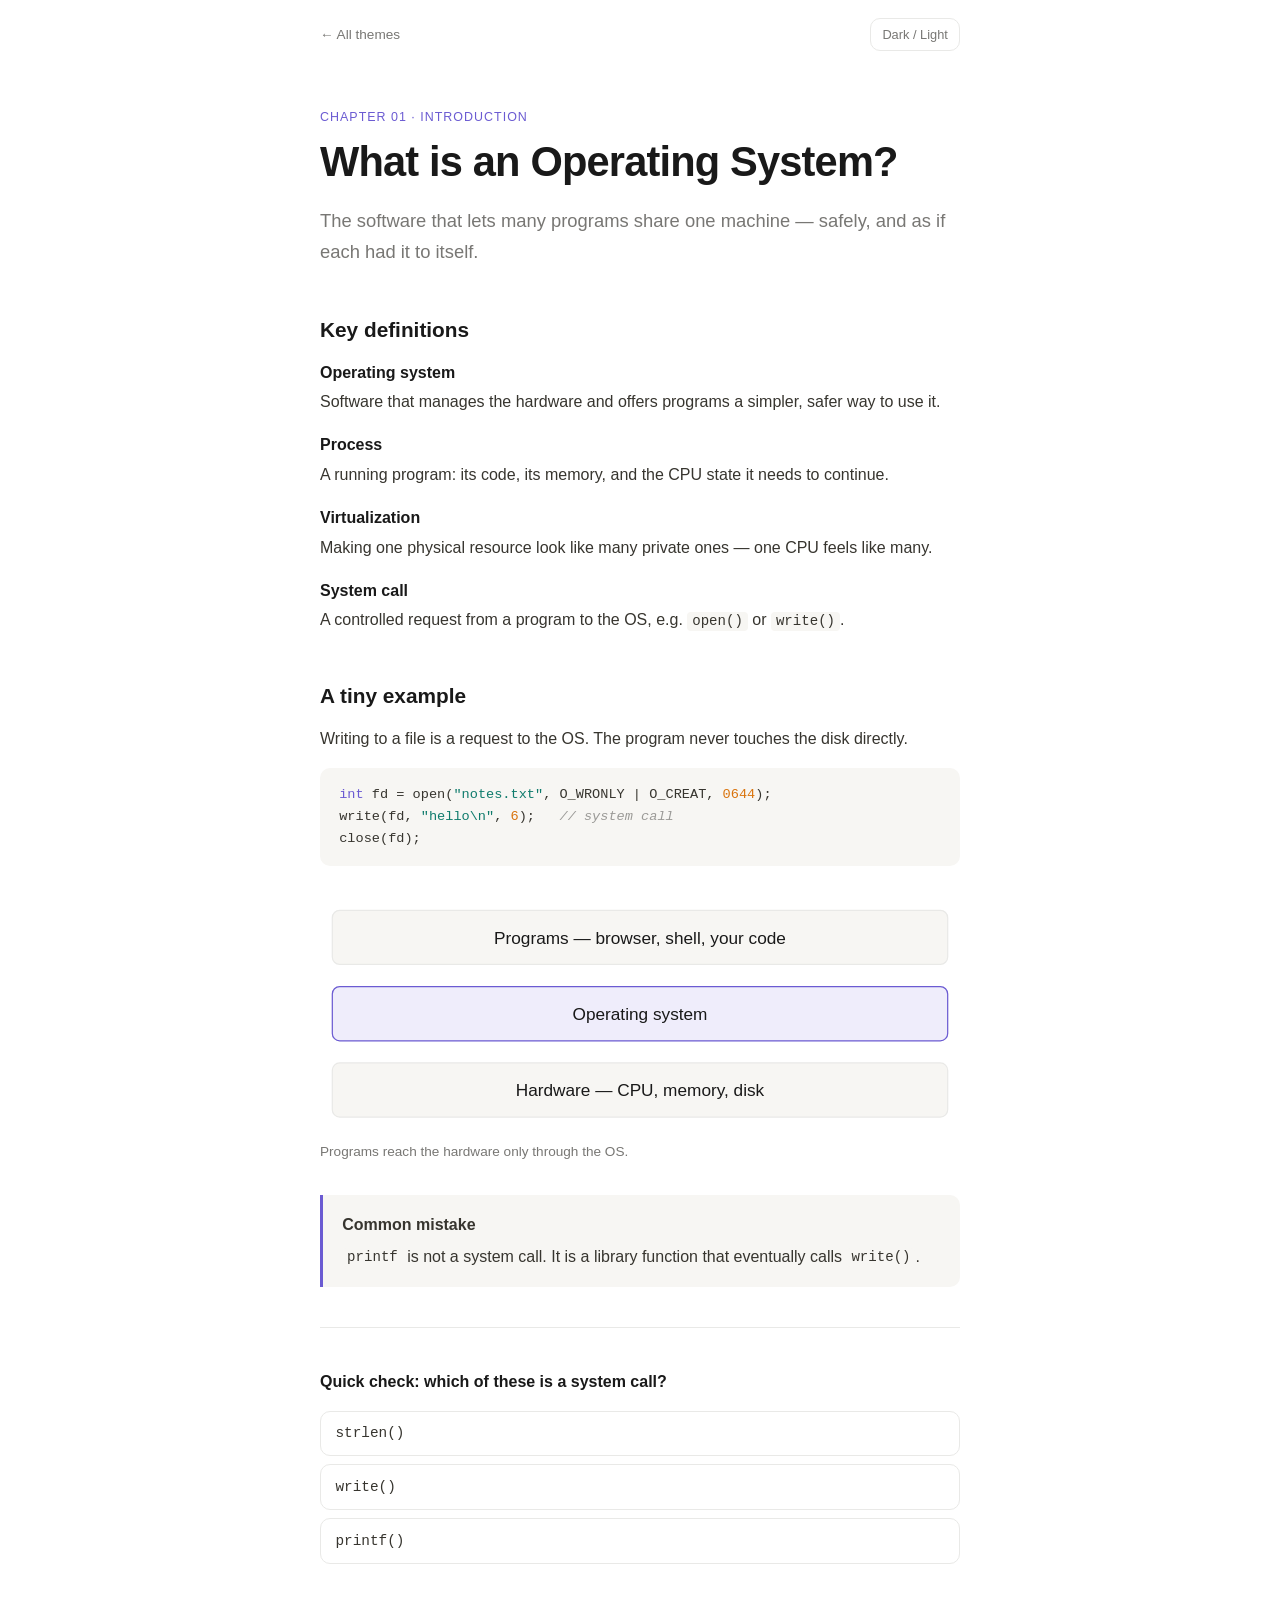
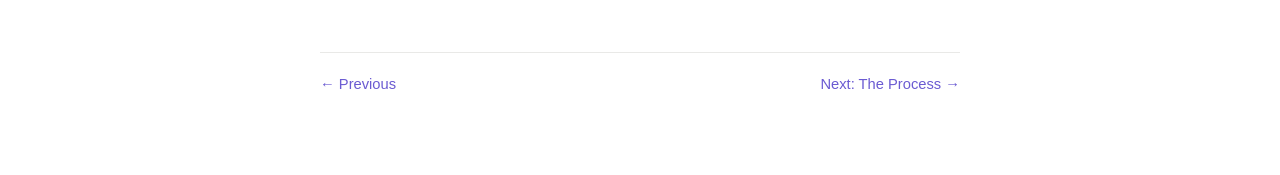
<file: docs/themes/notes.html>
<!doctype html>
<html lang="en">
<head>
<meta charset="utf-8">
<meta name="viewport" content="width=device-width, initial-scale=1">
<title>Theme sample · Notes</title>

<style>:root{--head:ui-sans-serif,-apple-system,"Segoe UI",Roboto,sans-serif;--body:ui-sans-serif,-apple-system,"Segoe UI",Roboto,sans-serif;--mono:ui-monospace,SFMono-Regular,Menlo,Consolas,monospace;--r:10px;--bg:#ffffff;--fg:#37352f;--strong:#191919;--muted:#787774;--line:#e9e9e7;--soft:#f7f6f3;--accent:#6b5bd2;--accent-soft:#efedfb;--codebg:#f7f6f3;--codefg:#37352f;--ck:#6b5bd2;--cs:#0f7b6c;--cn:#d9730d;--cc:#9b9a97;--ok:#0f7b6c;--bad:#e03e3e;color-scheme:light}@media (prefers-color-scheme:dark){:root:not([data-theme=light]){--head:ui-sans-serif,-apple-system,"Segoe UI",Roboto,sans-serif;--body:ui-sans-serif,-apple-system,"Segoe UI",Roboto,sans-serif;--mono:ui-monospace,SFMono-Regular,Menlo,Consolas,monospace;--r:10px;--bg:#191919;--fg:#d4d4d2;--strong:#f1f1ef;--muted:#9b9b98;--line:#2f2f2f;--soft:#252525;--accent:#a397f0;--accent-soft:#2a2740;--codebg:#252525;--codefg:#e3e3e1;--ck:#a397f0;--cs:#4dab9a;--cn:#ffa344;--cc:#7f7f7c;--ok:#4dab9a;--bad:#ff7369;color-scheme:dark}}:root[data-theme=dark]{--head:ui-sans-serif,-apple-system,"Segoe UI",Roboto,sans-serif;--body:ui-sans-serif,-apple-system,"Segoe UI",Roboto,sans-serif;--mono:ui-monospace,SFMono-Regular,Menlo,Consolas,monospace;--r:10px;--bg:#191919;--fg:#d4d4d2;--strong:#f1f1ef;--muted:#9b9b98;--line:#2f2f2f;--soft:#252525;--accent:#a397f0;--accent-soft:#2a2740;--codebg:#252525;--codefg:#e3e3e1;--ck:#a397f0;--cs:#4dab9a;--cn:#ffa344;--cc:#7f7f7c;--ok:#4dab9a;--bad:#ff7369;color-scheme:dark}
*{box-sizing:border-box} body{margin:0;background:var(--bg);color:var(--fg);font-family:var(--body);line-height:1.7;-webkit-font-smoothing:antialiased}
main{max-width:680px;margin:0 auto;padding:24px 20px 80px}
.top{max-width:680px;margin:0 auto;padding:18px 20px 0;display:flex;justify-content:space-between;align-items:center;font-size:.85rem}
.back{color:var(--muted);text-decoration:none} .back:hover{color:var(--accent)}
.toggle{font:inherit;font-size:.8rem;color:var(--muted);background:none;border:1px solid var(--line);border-radius:var(--r);padding:.3rem .7rem;cursor:pointer}
.toggle:hover{color:var(--fg)}
h1,h2{font-family:var(--head);color:var(--strong);line-height:1.2}
h1{font-size:clamp(2rem,5vw,2.6rem);margin:.2em 0 .3em;letter-spacing:-.02em}
h2{font-size:1.3rem;margin:2.4em 0 .6em}
.eyebrow{font-size:.78rem;letter-spacing:.08em;text-transform:uppercase;color:var(--accent);margin:2rem 0 0}
.lead{font-size:1.15rem;color:var(--muted)}
code,pre{font-family:var(--mono)}
:not(pre)>code{font-size:.88em;background:var(--soft);padding:.1em .35em;border-radius:4px}
.defs{margin:0}
.defs dt{font-weight:600;color:var(--strong);margin-top:1rem}
.defs dd{margin:.15rem 0 0;color:var(--fg)}
.code{background:var(--codebg);color:var(--codefg);padding:1rem 1.2rem;border-radius:var(--r);overflow-x:auto;font-size:.85rem;line-height:1.6}
.code .k{color:var(--ck)} .code .s{color:var(--cs)} .code .n{color:var(--cn)} .code .c{color:var(--cc);font-style:italic}
.fig{margin:2rem 0}
.fig svg{width:100%;height:auto;display:block}
.fig figcaption{font-size:.85rem;color:var(--muted);margin-top:.5rem}
.l1,.l2,.l3{fill:var(--soft);stroke:var(--line)} .l2{fill:var(--accent-soft);stroke:var(--accent)}
.lt{font-family:var(--body);font-size:14px;fill:var(--strong);text-anchor:middle}
.callout{margin:2rem 0;padding:1rem 1.2rem;border-left:3px solid var(--accent);background:var(--soft);border-radius:0 var(--r) var(--r) 0}
.callout p{margin:.3rem 0 0}
.quiz{margin:2.5rem 0;padding-top:1.5rem;border-top:1px solid var(--line)}
.q{font-weight:600;color:var(--strong)}
.opts{list-style:none;padding:0;display:grid;gap:.5rem}
.opts button{width:100%;text-align:left;font:inherit;font-family:var(--mono);font-size:.9rem;color:var(--fg);background:transparent;border:1px solid var(--line);border-radius:var(--r);padding:.6rem .9rem;cursor:pointer}
.opts button:hover{border-color:var(--accent)}
.opts button.right{border-color:var(--ok);color:var(--ok)} .opts button.wrong{border-color:var(--bad);color:var(--bad)}
.fb{color:var(--muted);min-height:1.5em}
.pager{display:flex;justify-content:space-between;gap:1rem;margin-top:3rem;padding-top:1.2rem;border-top:1px solid var(--line);font-size:.92rem}
.pager a{color:var(--accent);text-decoration:none} .pager a:hover{text-decoration:underline}
a:focus-visible,button:focus-visible{outline:2px solid var(--accent);outline-offset:2px}
</style>
</head>
<body>
<header class="top">
  <a href="index.html" class="back">← All themes</a>
  <button class="toggle" type="button" aria-label="Toggle dark mode">Dark / Light</button>
</header>
<main>
  <p class="eyebrow">Chapter 01 · Introduction</p>
  <h1>What is an Operating System?</h1>
  <p class="lead">The software that lets many programs share one machine — safely, and as if each had it to itself.</p>

  <h2>Key definitions</h2>
  <dl class="defs">
    <dt>Operating system</dt>
    <dd>Software that manages the hardware and offers programs a simpler, safer way to use it.</dd>
    <dt>Process</dt>
    <dd>A running program: its code, its memory, and the CPU state it needs to continue.</dd>
    <dt>Virtualization</dt>
    <dd>Making one physical resource look like many private ones — one CPU feels like many.</dd>
    <dt>System call</dt>
    <dd>A controlled request from a program to the OS, e.g. <code>open()</code> or <code>write()</code>.</dd>
  </dl>

  <h2>A tiny example</h2>
  <p>Writing to a file is a request to the OS. The program never touches the disk directly.</p>
  <pre class="code"><code><span class="k">int</span> fd = open(<span class="s">"notes.txt"</span>, O_WRONLY | O_CREAT, <span class="n">0644</span>);
write(fd, <span class="s">"hello\n"</span>, <span class="n">6</span>);   <span class="c">// system call</span>
close(fd);</code></pre>

  <figure class="fig">
    <svg viewBox="0 0 520 190" role="img" aria-label="Layers: programs on top, the operating system in the middle, hardware at the bottom">
      <rect x="10" y="10" width="500" height="44" rx="6" class="l1"/>
      <text x="260" y="37" class="lt">Programs — browser, shell, your code</text>
      <rect x="10" y="72" width="500" height="44" rx="6" class="l2"/>
      <text x="260" y="99" class="lt">Operating system</text>
      <rect x="10" y="134" width="500" height="44" rx="6" class="l3"/>
      <text x="260" y="161" class="lt">Hardware — CPU, memory, disk</text>
    </svg>
    <figcaption>Programs reach the hardware only through the OS.</figcaption>
  </figure>

  <aside class="callout">
    <strong>Common mistake</strong>
    <p><code>printf</code> is not a system call. It is a library function that eventually calls <code>write()</code>.</p>
  </aside>

  <section class="quiz">
    <p class="q">Quick check: which of these is a system call?</p>
    <ol class="opts">
      <li><button type="button" data-ok="0">strlen()</button></li>
      <li><button type="button" data-ok="1">write()</button></li>
      <li><button type="button" data-ok="0">printf()</button></li>
    </ol>
    <p class="fb" aria-live="polite"></p>
  </section>

  <nav class="pager">
    <a href="#">← Previous</a>
    <a href="#">Next: The Process →</a>
  </nav>
</main>
<script>
document.querySelector(".toggle").addEventListener("click", function () {
  var r = document.documentElement;
  var dark = r.dataset.theme ? r.dataset.theme === "dark" : matchMedia("(prefers-color-scheme: dark)").matches;
  r.dataset.theme = dark ? "light" : "dark";
});
document.querySelectorAll(".opts button").forEach(function (b) {
  b.addEventListener("click", function () {
    document.querySelectorAll(".opts button").forEach(function (x) { x.classList.remove("right", "wrong"); });
    var ok = b.dataset.ok === "1";
    b.classList.add(ok ? "right" : "wrong");
    document.querySelector(".fb").textContent = ok ? "Correct — write() asks the kernel to do the work." : "Not quite — that one runs entirely inside your program.";
  });
});
</script>
</body>
</html>
</file>
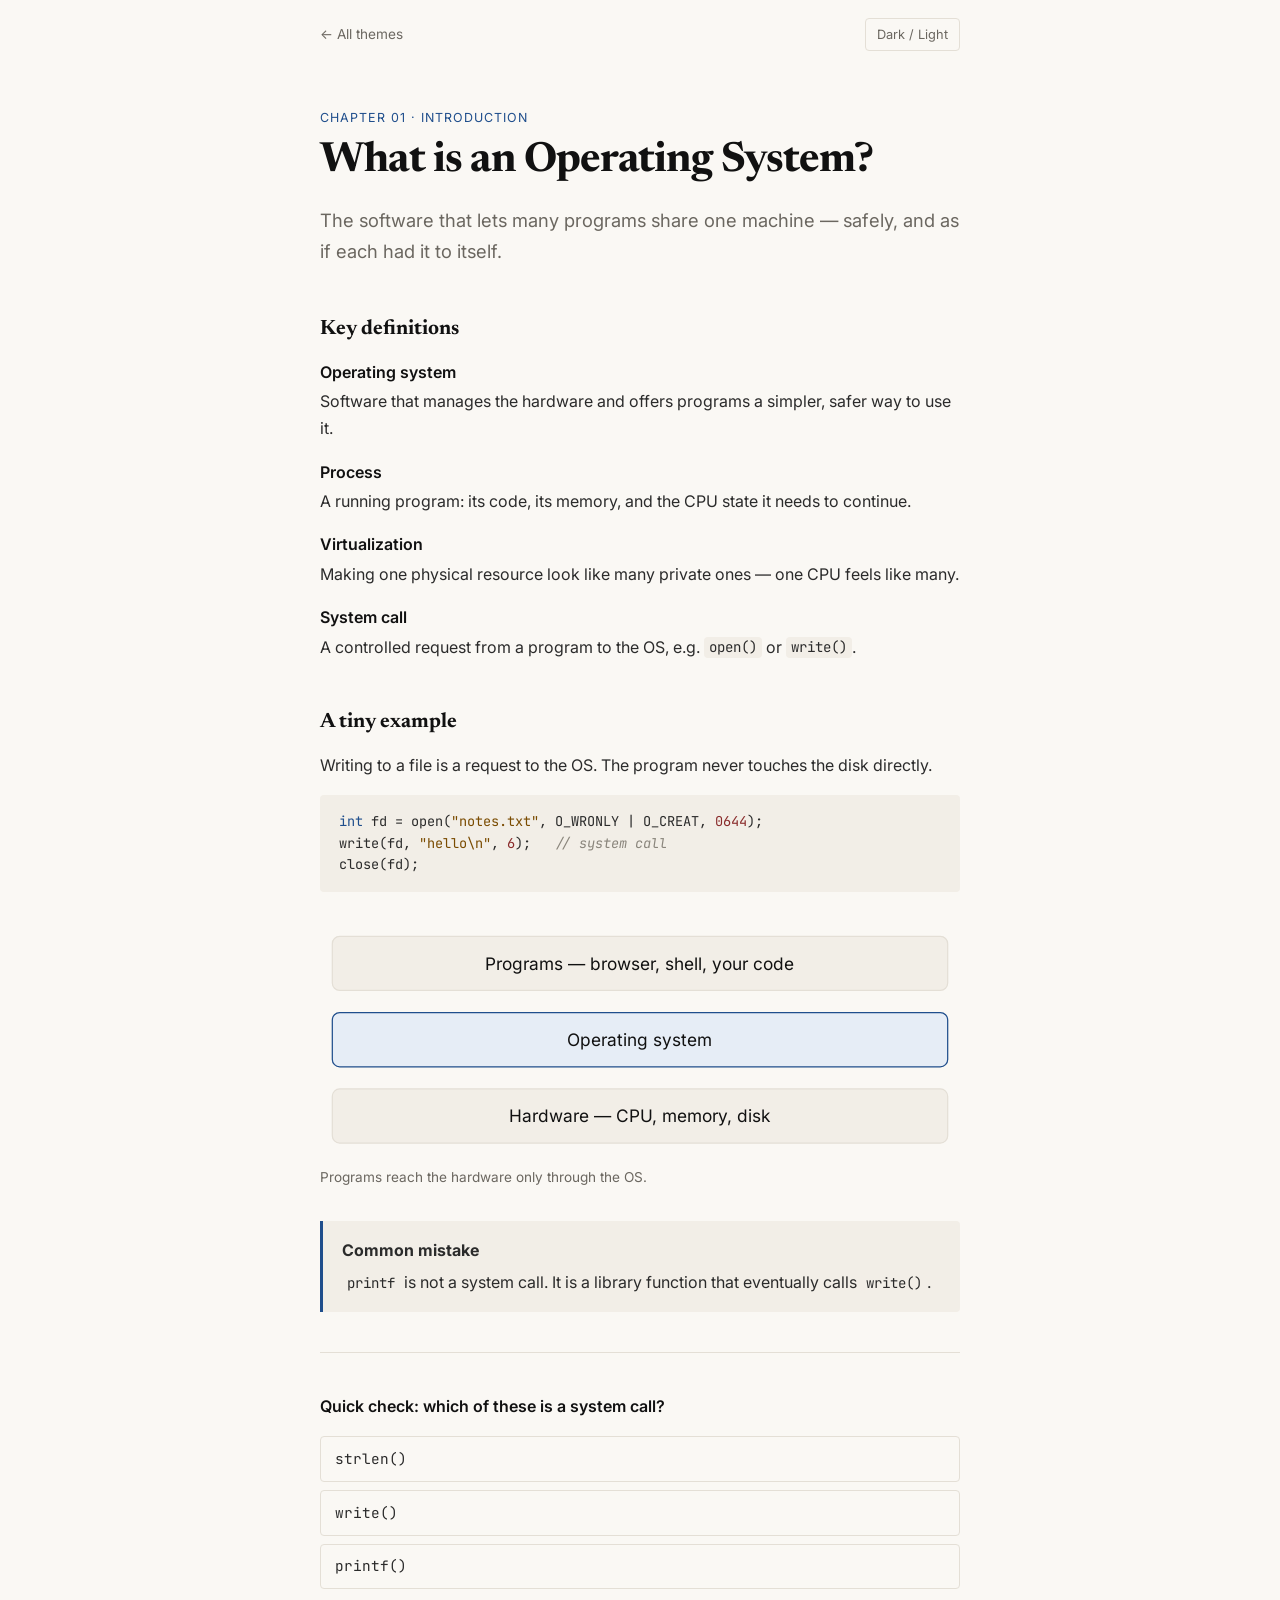
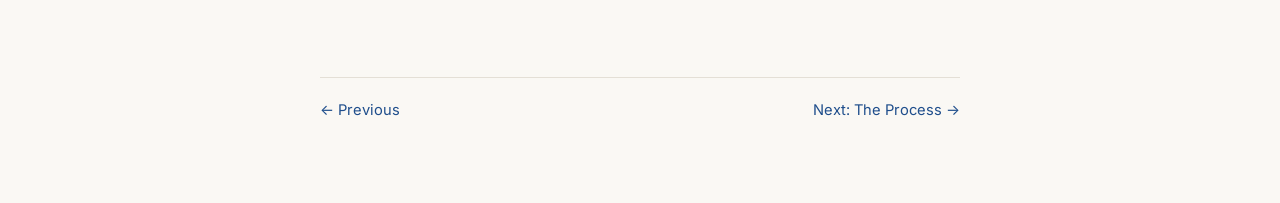
<file: docs/themes/paper.html>
<!doctype html>
<html lang="en">
<head>
<meta charset="utf-8">
<meta name="viewport" content="width=device-width, initial-scale=1">
<title>Theme sample · Paper</title>
<link rel="preconnect" href="https://fonts.googleapis.com"><link rel="preconnect" href="https://fonts.gstatic.com" crossorigin><link href="https://fonts.googleapis.com/css2?family=Newsreader:opsz,wght@6..72,500;6..72,600&family=Inter:wght@400;600&family=JetBrains+Mono&display=swap" rel="stylesheet">
<style>:root{--head:"Newsreader",Georgia,serif;--body:"Inter",system-ui,sans-serif;--mono:"JetBrains Mono",monospace;--r:4px;--bg:#faf8f4;--fg:#2b2b2b;--strong:#111;--muted:#6b6760;--line:#e4dfd6;--soft:#f2eee7;--accent:#1f4e8c;--accent-soft:#e6edf6;--codebg:#f2eee7;--codefg:#2b2b2b;--ck:#1f4e8c;--cs:#7a4b00;--cn:#8a2c2c;--cc:#8a857c;--ok:#2f6b3a;--bad:#a12d2d;color-scheme:light}@media (prefers-color-scheme:dark){:root:not([data-theme=light]){--head:"Newsreader",Georgia,serif;--body:"Inter",system-ui,sans-serif;--mono:"JetBrains Mono",monospace;--r:4px;--bg:#1b1a18;--fg:#d9d5cd;--strong:#f3efe7;--muted:#9a958c;--line:#34312c;--soft:#25231f;--accent:#8db4e8;--accent-soft:#22303f;--codebg:#25231f;--codefg:#d9d5cd;--ck:#8db4e8;--cs:#d9b27a;--cn:#e09a9a;--cc:#7d786f;--ok:#8fc79a;--bad:#e08b8b;color-scheme:dark}}:root[data-theme=dark]{--head:"Newsreader",Georgia,serif;--body:"Inter",system-ui,sans-serif;--mono:"JetBrains Mono",monospace;--r:4px;--bg:#1b1a18;--fg:#d9d5cd;--strong:#f3efe7;--muted:#9a958c;--line:#34312c;--soft:#25231f;--accent:#8db4e8;--accent-soft:#22303f;--codebg:#25231f;--codefg:#d9d5cd;--ck:#8db4e8;--cs:#d9b27a;--cn:#e09a9a;--cc:#7d786f;--ok:#8fc79a;--bad:#e08b8b;color-scheme:dark}
*{box-sizing:border-box} body{margin:0;background:var(--bg);color:var(--fg);font-family:var(--body);line-height:1.7;-webkit-font-smoothing:antialiased}
main{max-width:680px;margin:0 auto;padding:24px 20px 80px}
.top{max-width:680px;margin:0 auto;padding:18px 20px 0;display:flex;justify-content:space-between;align-items:center;font-size:.85rem}
.back{color:var(--muted);text-decoration:none} .back:hover{color:var(--accent)}
.toggle{font:inherit;font-size:.8rem;color:var(--muted);background:none;border:1px solid var(--line);border-radius:var(--r);padding:.3rem .7rem;cursor:pointer}
.toggle:hover{color:var(--fg)}
h1,h2{font-family:var(--head);color:var(--strong);line-height:1.2}
h1{font-size:clamp(2rem,5vw,2.6rem);margin:.2em 0 .3em;letter-spacing:-.02em}
h2{font-size:1.3rem;margin:2.4em 0 .6em}
.eyebrow{font-size:.78rem;letter-spacing:.08em;text-transform:uppercase;color:var(--accent);margin:2rem 0 0}
.lead{font-size:1.15rem;color:var(--muted)}
code,pre{font-family:var(--mono)}
:not(pre)>code{font-size:.88em;background:var(--soft);padding:.1em .35em;border-radius:4px}
.defs{margin:0}
.defs dt{font-weight:600;color:var(--strong);margin-top:1rem}
.defs dd{margin:.15rem 0 0;color:var(--fg)}
.code{background:var(--codebg);color:var(--codefg);padding:1rem 1.2rem;border-radius:var(--r);overflow-x:auto;font-size:.85rem;line-height:1.6}
.code .k{color:var(--ck)} .code .s{color:var(--cs)} .code .n{color:var(--cn)} .code .c{color:var(--cc);font-style:italic}
.fig{margin:2rem 0}
.fig svg{width:100%;height:auto;display:block}
.fig figcaption{font-size:.85rem;color:var(--muted);margin-top:.5rem}
.l1,.l2,.l3{fill:var(--soft);stroke:var(--line)} .l2{fill:var(--accent-soft);stroke:var(--accent)}
.lt{font-family:var(--body);font-size:14px;fill:var(--strong);text-anchor:middle}
.callout{margin:2rem 0;padding:1rem 1.2rem;border-left:3px solid var(--accent);background:var(--soft);border-radius:0 var(--r) var(--r) 0}
.callout p{margin:.3rem 0 0}
.quiz{margin:2.5rem 0;padding-top:1.5rem;border-top:1px solid var(--line)}
.q{font-weight:600;color:var(--strong)}
.opts{list-style:none;padding:0;display:grid;gap:.5rem}
.opts button{width:100%;text-align:left;font:inherit;font-family:var(--mono);font-size:.9rem;color:var(--fg);background:transparent;border:1px solid var(--line);border-radius:var(--r);padding:.6rem .9rem;cursor:pointer}
.opts button:hover{border-color:var(--accent)}
.opts button.right{border-color:var(--ok);color:var(--ok)} .opts button.wrong{border-color:var(--bad);color:var(--bad)}
.fb{color:var(--muted);min-height:1.5em}
.pager{display:flex;justify-content:space-between;gap:1rem;margin-top:3rem;padding-top:1.2rem;border-top:1px solid var(--line);font-size:.92rem}
.pager a{color:var(--accent);text-decoration:none} .pager a:hover{text-decoration:underline}
a:focus-visible,button:focus-visible{outline:2px solid var(--accent);outline-offset:2px}
</style>
</head>
<body>
<header class="top">
  <a href="index.html" class="back">← All themes</a>
  <button class="toggle" type="button" aria-label="Toggle dark mode">Dark / Light</button>
</header>
<main>
  <p class="eyebrow">Chapter 01 · Introduction</p>
  <h1>What is an Operating System?</h1>
  <p class="lead">The software that lets many programs share one machine — safely, and as if each had it to itself.</p>

  <h2>Key definitions</h2>
  <dl class="defs">
    <dt>Operating system</dt>
    <dd>Software that manages the hardware and offers programs a simpler, safer way to use it.</dd>
    <dt>Process</dt>
    <dd>A running program: its code, its memory, and the CPU state it needs to continue.</dd>
    <dt>Virtualization</dt>
    <dd>Making one physical resource look like many private ones — one CPU feels like many.</dd>
    <dt>System call</dt>
    <dd>A controlled request from a program to the OS, e.g. <code>open()</code> or <code>write()</code>.</dd>
  </dl>

  <h2>A tiny example</h2>
  <p>Writing to a file is a request to the OS. The program never touches the disk directly.</p>
  <pre class="code"><code><span class="k">int</span> fd = open(<span class="s">"notes.txt"</span>, O_WRONLY | O_CREAT, <span class="n">0644</span>);
write(fd, <span class="s">"hello\n"</span>, <span class="n">6</span>);   <span class="c">// system call</span>
close(fd);</code></pre>

  <figure class="fig">
    <svg viewBox="0 0 520 190" role="img" aria-label="Layers: programs on top, the operating system in the middle, hardware at the bottom">
      <rect x="10" y="10" width="500" height="44" rx="6" class="l1"/>
      <text x="260" y="37" class="lt">Programs — browser, shell, your code</text>
      <rect x="10" y="72" width="500" height="44" rx="6" class="l2"/>
      <text x="260" y="99" class="lt">Operating system</text>
      <rect x="10" y="134" width="500" height="44" rx="6" class="l3"/>
      <text x="260" y="161" class="lt">Hardware — CPU, memory, disk</text>
    </svg>
    <figcaption>Programs reach the hardware only through the OS.</figcaption>
  </figure>

  <aside class="callout">
    <strong>Common mistake</strong>
    <p><code>printf</code> is not a system call. It is a library function that eventually calls <code>write()</code>.</p>
  </aside>

  <section class="quiz">
    <p class="q">Quick check: which of these is a system call?</p>
    <ol class="opts">
      <li><button type="button" data-ok="0">strlen()</button></li>
      <li><button type="button" data-ok="1">write()</button></li>
      <li><button type="button" data-ok="0">printf()</button></li>
    </ol>
    <p class="fb" aria-live="polite"></p>
  </section>

  <nav class="pager">
    <a href="#">← Previous</a>
    <a href="#">Next: The Process →</a>
  </nav>
</main>
<script>
document.querySelector(".toggle").addEventListener("click", function () {
  var r = document.documentElement;
  var dark = r.dataset.theme ? r.dataset.theme === "dark" : matchMedia("(prefers-color-scheme: dark)").matches;
  r.dataset.theme = dark ? "light" : "dark";
});
document.querySelectorAll(".opts button").forEach(function (b) {
  b.addEventListener("click", function () {
    document.querySelectorAll(".opts button").forEach(function (x) { x.classList.remove("right", "wrong"); });
    var ok = b.dataset.ok === "1";
    b.classList.add(ok ? "right" : "wrong");
    document.querySelector(".fb").textContent = ok ? "Correct — write() asks the kernel to do the work." : "Not quite — that one runs entirely inside your program.";
  });
});
</script>
</body>
</html>
</file>
